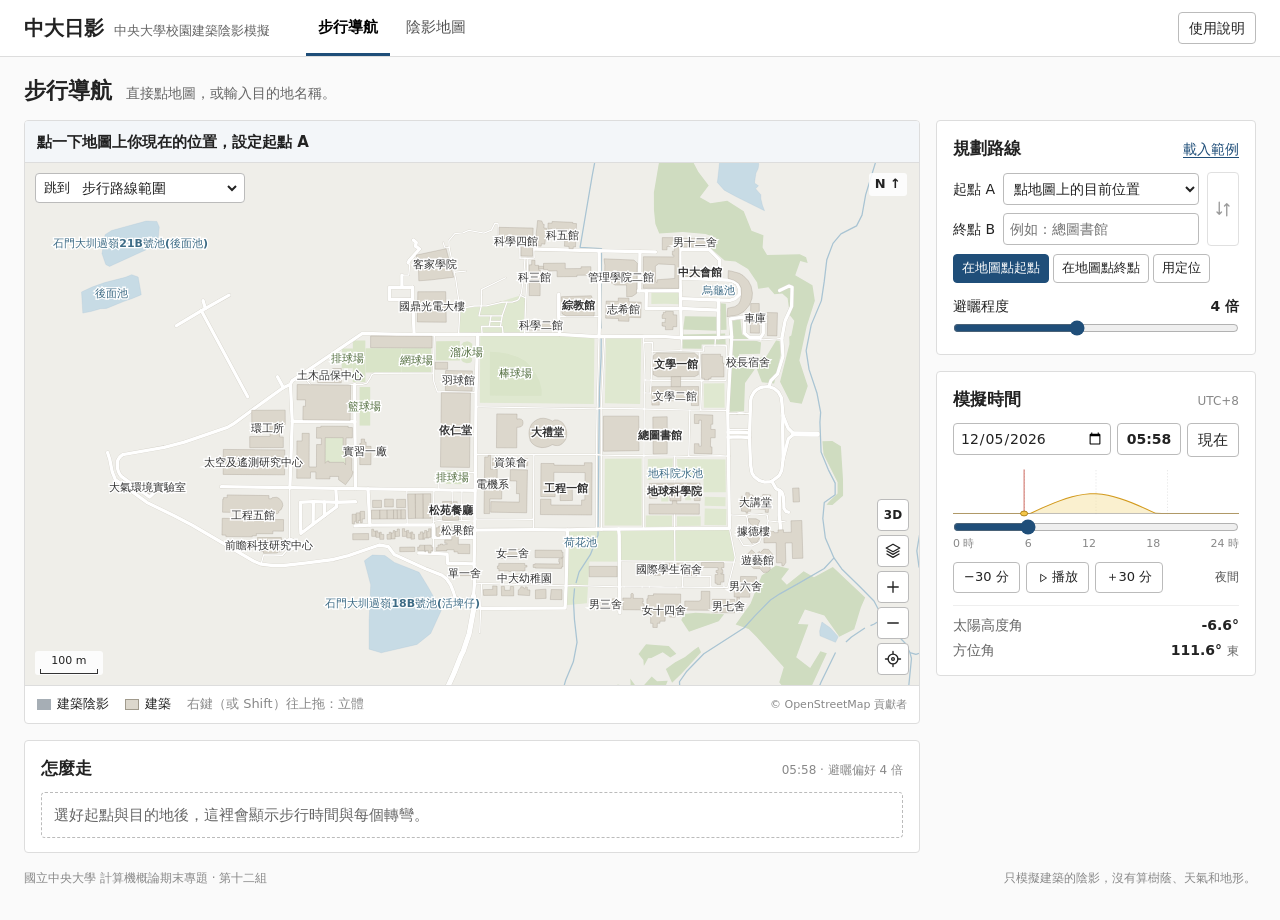
<file: index.html>
<!doctype html>
<html lang="zh-Hant" data-engine="wasm">
<head>
<meta charset="utf-8"><meta name="viewport" content="width=device-width, initial-scale=1">
<meta name="theme-color" content="#ffffff"><meta name="description" content="中央大學校園建築陰影模擬、單點遮蔭查詢與避曬步行路線比較。">
<title>中大日影｜中央大學校園陰影地圖</title>
<style>/* 中大日影：樣式盡量簡單，像一張校園地圖工具，而不是儀表板 */
:root{color-scheme:light;--ink:#222;--muted:#666;--line:#ddd;--bg:#fafafa;--white:#fff;--accent:#1f4e79;--sun:#f3d27a;--shade:#3f5569;--red:#c0392b;
  --sans:"Noto Sans TC","PingFang TC","Microsoft JhengHei","Heiti TC",system-ui,sans-serif}
*{box-sizing:border-box}
body{margin:0;background:var(--bg);color:var(--ink);font:15px/1.6 var(--sans)}
button,input,select{font:inherit;color:inherit}
button,select,input[type=range]{cursor:pointer}
button{border:1px solid #bbb;background:#fff;border-radius:4px;padding:4px 10px}
button:hover{background:#f1f1f1}
button:focus-visible,input:focus-visible,select:focus-visible,a:focus-visible,svg[tabindex]:focus-visible{outline:2px solid var(--accent);outline-offset:2px}
button:disabled{opacity:.45;cursor:default}
[hidden]{display:none!important}
h1,h2,h3,p{margin:0}
.symbols{position:absolute;width:0;height:0;overflow:hidden}
.ico{display:inline-block;width:18px;height:18px;fill:none;stroke:currentColor;stroke-width:1.8;stroke-linecap:round;stroke-linejoin:round;vertical-align:middle}
.sr{width:1px;height:1px;position:absolute;clip-path:inset(50%);white-space:nowrap;overflow:hidden}
.textbtn{border:0;background:none;padding:0;color:var(--accent);text-decoration:underline;text-underline-offset:3px;font-size:14px}
.textbtn:hover{background:none;color:#123553}

/* 頂部 */
.top{background:#fff;border-bottom:1px solid var(--line)}
.topinner,main{max-width:1440px;margin:auto}
.topinner{height:56px;display:flex;align-items:center;gap:36px;padding:0 24px}
.brand{display:flex;align-items:baseline;gap:10px}
.brand strong{font-size:20px;font-weight:700}
.brand span{font-size:13px;color:var(--muted)}
.top nav{align-self:stretch;display:flex;gap:4px}
.navbtn{border:0;border-radius:0;background:none;padding:0 12px;border-bottom:3px solid transparent;color:#555;font-size:15px}
.navbtn:hover{background:none;color:#000}
.navbtn.active{color:#000;font-weight:700;border-bottom-color:var(--accent)}
.helpbtn{margin-left:auto;font-size:14px}

/* 版面 */
main{padding:0 24px 16px}
.heading{display:flex;align-items:baseline;gap:14px;padding:16px 0 12px;flex-wrap:wrap}
h1{font-size:22px;font-weight:700}
.heading p{color:var(--muted);font-size:14px}
.workspace{display:grid;grid-template-columns:minmax(0,1fr) 320px;grid-template-areas:"map sidebar" "result sidebar";gap:16px;align-items:start}
.map-card{grid-area:map;background:#fff;border:1px solid var(--line);border-radius:4px;overflow:hidden}
.side{grid-area:sidebar;display:flex;flex-direction:column;gap:16px}
.panel,.resultcard{background:#fff;border:1px solid var(--line);border-radius:4px;padding:14px 16px}
.resultcard{grid-area:result}
.panelhead,.resulttitle{display:flex;align-items:baseline;justify-content:space-between;gap:10px;margin-bottom:10px}
.panel h2,.resulttitle h2{font-size:17px;font-weight:700}
.coordinate,.zone{font-size:12px;color:#888;font-variant-numeric:tabular-nums}

/* 地圖 */
#mapWrap{height:clamp(420px,58vh,660px);position:relative;overflow:hidden;background:#efeee9}
#map{display:block;width:100%;height:100%;touch-action:none;cursor:crosshair;user-select:none}
#map.dragging{cursor:grabbing}
.map-area,.maptools,.layerMenu,.scale,.mapnorth,.notice{position:absolute}
.map-area{top:10px;left:10px;display:flex;align-items:center;gap:6px;background:#fff;border:1px solid #bbb;border-radius:4px;padding:2px 4px 2px 8px;font-size:13px}
.map-area select{border:0;background:none;font-size:14px;padding:3px 2px;max-width:170px}
.mapnorth{right:12px;top:10px;font-size:13px;font-weight:700;background:#ffffffd9;padding:1px 6px;border-radius:3px;pointer-events:none}
.maptools{right:10px;bottom:10px;display:grid;gap:4px}
.maptools button{width:32px;height:32px;padding:0;display:grid;place-items:center}
.maptools button[aria-expanded=true]{background:#e8e8e8}
.iconbutton{width:32px;height:32px;padding:0;display:grid;place-items:center}
.layerMenu{right:50px;bottom:80px;background:#fff;padding:8px 12px;border:1px solid #bbb;border-radius:4px;font-size:14px;z-index:3}
.layerMenu label{display:flex;gap:6px;align-items:center;padding:2px 0}
.scale{left:10px;bottom:10px;display:grid;justify-items:center;background:#ffffffd9;border-radius:3px;padding:1px 5px}
.scale span{font-size:11px}
.scale b{height:5px;border:1px solid #333;border-top:0;min-width:20px}
.notice{z-index:4;bottom:12px;left:50%;transform:translateX(-50%);background:#333;color:#fff;font-size:13px;border-radius:4px;padding:6px 12px;pointer-events:none;max-width:70%;text-align:center}
.mapfoot{display:flex;align-items:center;justify-content:space-between;gap:10px;padding:8px 12px;font-size:13px;border-top:1px solid var(--line)}
.legend{display:flex;gap:16px;flex-wrap:wrap}
.legend>span{display:flex;align-items:center;gap:6px}
.sw{display:inline-block;width:14px;height:11px}
.sw.shade{background:#2c3e506b}
.sw.building{background:#dcd7cc;border:1px solid #a09a8c}
.sw.range{width:13px;height:13px;border-radius:50%;border:1.5px dashed #7a7a7a}
.sw.activePath{height:0;width:19px;border-top:4px solid #1f6fb2}
.mapfoot a{color:#888;font-size:11px;text-decoration:none;white-space:nowrap}
.mapfoot a:hover{text-decoration:underline}
.navBar{display:flex;align-items:center;gap:9px;min-height:42px;padding:8px 12px;background:#f3f6f9;border-bottom:1px solid var(--line)}
.navBar strong{font-size:15px}
.navBar button{margin-left:auto}
.mapActions{position:absolute;left:10px;bottom:40px;z-index:3;padding:8px 10px;background:#fff;border:1px solid #999;border-radius:4px}
.mapActions div{display:flex;justify-content:space-between;align-items:center;gap:12px;margin-bottom:6px}
.mapActions strong{font-size:14px}
.mapActions button{font-size:13px}
.mapActions #fromHere{background:var(--accent);border-color:var(--accent);color:#fff}
.mapActions #toHere{margin-left:4px}
.mapActions #closeActions{border:0;font-size:18px;line-height:1;padding:0 4px}

#map3d{position:absolute;inset:0;width:100%;height:100%;display:none;pointer-events:none}
.three #map3d{display:block}
.three .scale{display:none}
.maptools .btn3d{font-size:12px;font-weight:700}
.hint3d{color:#888}
@media(hover:none){.hint3d{display:none}}
.maptools .btn3d[aria-pressed=true]{background:var(--accent);border-color:var(--accent);color:#fff}
.mapnorth{transition:none}

/* 時間面板 */
.datetime{display:grid;grid-template-columns:1fr 64px auto;gap:6px}
.datetime input{min-width:0;height:32px;border:1px solid #bbb;border-radius:4px;padding:2px 6px;font-size:14px;font-variant-numeric:tabular-nums;background:#fff}
#clock{text-align:center;font-weight:700}
#sunChart{width:100%;height:52px;display:block;margin:10px 0 0}
.chartgrid{stroke:#ccc;stroke-width:.6;stroke-dasharray:2 3;fill:none}
.horizon{stroke:#999;stroke-width:.8;fill:none}
#dayline{fill:none;stroke:#d39b1f;stroke-width:1.6}
#cursorline{fill:none;stroke:var(--red);stroke-width:1}
#sunDot{fill:#f3c64a;stroke:#9a6b00;stroke-width:1}
input[type=range]{display:block;width:100%;margin:0;accent-color:var(--accent)}
.ticks{display:flex;justify-content:space-between;color:#888;font-size:11px}
.timeActions{display:flex;align-items:center;gap:6px;margin-top:10px}
.timeActions button{font-size:13px;display:flex;align-items:center;gap:3px}
.timeActions .ico{width:12px;height:12px}
.daybadge{margin-left:auto;font-size:12px;color:#7a5a00}
.daybadge.night{color:#555}
.sunfacts{margin:12px 0 0;border-top:1px solid #eee;padding-top:8px;display:grid;gap:2px}
.sunfacts div{display:flex;justify-content:space-between;gap:8px;font-size:14px}
.sunfacts dt{color:var(--muted)}
.sunfacts dd{margin:0;font-weight:600;font-variant-numeric:tabular-nums}
.sunfacts small{color:var(--muted);font-weight:400}
.teaser{font-size:14px;color:var(--muted);padding:0 2px}

/* 路線 */
.routeFields{display:grid;grid-template-columns:auto minmax(0,1fr) 32px;grid-template-rows:34px 34px;gap:6px 8px;align-items:center;margin-bottom:8px}
.routeFields label{font-size:14px;white-space:nowrap}
.routeFields select,.destSearch input{width:100%;min-width:0;height:32px;border:1px solid #bbb;border-radius:4px;background:#fff;font-size:14px;padding:2px 6px}
.routeFields label[for=end]{grid-column:1;grid-row:2}
.destSearch{grid-column:2;grid-row:2;min-width:0;position:relative}
.routeFields #swap{grid-column:3;grid-row:1 / 3;height:100%}
.placeOptions{position:absolute;left:0;top:calc(100% + 2px);z-index:6;width:max(100%,205px);max-height:220px;overflow:auto;border:1px solid #999;border-radius:4px;background:#fff}
.placeOptions button,.noMatches{width:100%;display:block;text-align:left;font-size:14px;padding:6px 8px;border:0;border-radius:0}
.placeOptions button:hover,.placeOptions button[aria-selected=true]{background:#e8eef4}
.noMatches{color:var(--muted)}
.pickrow{display:flex;flex-wrap:wrap;gap:4px}
.pickrow button{font-size:13px;padding:3px 8px}
.pickrow button.active{background:var(--accent);border-color:var(--accent);color:#fff}
.weightlabel{display:flex;justify-content:space-between;margin:12px 0 2px;font-size:14px}
.minor{font-size:13px;color:var(--muted);margin-top:4px}
#snapNote{font-size:12px}
.routeTools:not(:has(button:not([hidden]))){display:none}
#gpsMessage{border-left:3px solid #bbb;padding:2px 8px}
.compareGrid{display:grid;grid-template-columns:1fr 1fr;gap:10px}
.compareBox{display:block;text-align:left;background:#fff;border:1px solid #ccc;border-radius:4px;padding:10px 12px}
.compareBox[aria-pressed=true]{border:2px solid #1f6fb2;padding:9px 11px}
.compareHead{display:flex;align-items:center;gap:8px;font-weight:700}
.lineSample{width:22px;border-top:3px dashed #8a8a8a}
.compareBox[aria-pressed=true] .lineSample{border-top:4px solid #1f6fb2}
.compareBox strong{display:block;font-size:22px;margin:4px 0 0;font-variant-numeric:tabular-nums}
.compareBox small,.compareBox .walkDistance{display:block}
.compareBox small,.compareBox .cost{font-size:12px;color:var(--muted)}
.compareBox p{font-size:13px}
.walkDistance{font-size:14px}
.routePrompt{border:1px dashed #bbb;border-radius:4px;padding:10px 12px;color:var(--muted)}
#walkGuide{border-top:1px solid var(--line);margin-top:12px;padding-top:10px}
.walkHead{display:flex;justify-content:space-between;align-items:baseline;gap:8px;flex-wrap:wrap}
.walkHead h3{font-size:16px}
.walkHead span{font-size:12px;color:var(--muted)}
#walkList{padding-left:22px;margin:6px 0 0}
#walkList li{font-size:14px;padding:3px 0}

/* 單點／建築遮蔭結果 */
.pointTimes{display:grid;grid-template-columns:1fr 1fr;gap:8px}
.pointTimes:empty{display:none}
.pointBox{display:flex;align-items:center;justify-content:space-between;gap:8px;border:1px solid #ddd;border-radius:4px;padding:6px 10px;font-size:14px}
.pointBox.sun{background:#fdf6e3}
.pointBox.shaded{background:#eef1f4}
.pointBox.night{background:#f2f2f2}
.pointBox b{margin-left:4px;font-variant-numeric:tabular-nums}
.condition{display:flex;gap:4px;align-items:center;font-weight:700}
.condition .ico{width:16px;height:16px}
.resultNote{color:var(--muted);font-size:13px;margin-top:8px}
.resultNote:empty{display:none}
.dayChart{margin-top:10px}
.dayHead{display:flex;justify-content:space-between;font-size:12px;color:var(--muted);margin:0 80px 4px 52px}
.dayHead span:nth-child(2){color:var(--ink);font-weight:700;font-size:13px}
.dayRow{display:grid;grid-template-columns:44px 1fr 72px;align-items:center;gap:8px;margin-top:6px}
.dayLabel{font-size:14px;font-weight:700}
.dayStrip{width:100%;height:22px;display:block;cursor:pointer;border:1px solid #ccc}
.dayTotal{font-size:14px;font-variant-numeric:tabular-nums;text-align:right;white-space:nowrap}
.daySpans{font-size:12px;color:var(--muted);margin:2px 80px 0 52px}
.dayTicks{position:relative;height:16px;margin:2px 80px 0 52px;font-size:11px;color:#888}
.dayTicks span{position:absolute;transform:translateX(-50%)}

footer{display:flex;justify-content:space-between;gap:12px;margin:16px 0;color:#888;font-size:12px}
dialog{color:var(--ink);border:1px solid #999;border-radius:4px;background:#fff;padding:22px;max-width:min(560px,90vw);max-height:84vh}
dialog::backdrop{background:#0006}
dialog h2{font-size:20px;margin:0 36px 6px 0}
dialog section{border-top:1px solid var(--line);padding:10px 0 2px;margin-top:10px}
dialog h3{font-size:15px;margin-bottom:3px}
dialog p,dialog a{font-size:14px}
dialog a{color:var(--accent)}
dialog p+p{margin-top:6px}
#closeHelp{position:absolute;right:14px;top:14px}

@media(max-width:900px){.workspace{grid-template-columns:minmax(0,1fr) 280px}}
@media(max-width:720px){
  .topinner{height:auto;min-height:52px;padding:6px 12px;gap:12px;flex-wrap:wrap}
  .brand span{display:none}
  main{padding:0 10px 12px}
  .heading p{font-size:13px}
  .workspace{grid-template-columns:1fr;grid-template-areas:"map" "result" "sidebar";gap:10px}
  #mapWrap{height:48vh;min-height:300px}
  .route-on .workspace{display:flex;flex-direction:column;align-items:stretch}
  .route-on .side{display:contents}
  .route-on #routeSetup{order:0}.route-on .map-card{order:1}.route-on #routeResult{order:2}.route-on .solarcard{order:3}
  footer{flex-direction:column;gap:2px}
  .dayHead,.daySpans,.dayTicks{margin-left:52px;margin-right:0}
  .dayRow{grid-template-columns:44px 1fr}
  .dayTotal{grid-column:2;text-align:left;font-size:13px;margin-top:-4px}
}
@media(prefers-reduced-motion:reduce){*{scroll-behavior:auto!important}}
</style>
</head><body class="route-on">
<svg class="symbols" aria-hidden="true"><defs>
<symbol id="i-sun" viewBox="0 0 24 24"><circle cx="12" cy="12" r="4"/><path d="M12 2v3m0 14v3M2 12h3m14 0h3M4.9 4.9 7 7m10 10 2.1 2.1m0-14.2L17 7M7 17l-2.1 2.1"/></symbol>
<symbol id="i-shade" viewBox="0 0 24 24"><path d="M3 18h18M5 17l6-10 8 10M8 17l5-7m-1 7 3-4"/></symbol>
<symbol id="i-pin" viewBox="0 0 24 24"><path d="M19 10c0 5-7 11-7 11S5 15 5 10a7 7 0 0 1 14 0Z"/><circle cx="12" cy="10" r="2.4"/></symbol>
<symbol id="i-way" viewBox="0 0 24 24"><circle cx="5" cy="6" r="2"/><circle cx="19" cy="18" r="2"/><path d="M7 6h8a3.5 3.5 0 0 1 0 7H9a2.5 2.5 0 0 0 0 5h8"/></symbol>
<symbol id="i-help" viewBox="0 0 24 24"><circle cx="12" cy="12" r="9"/><path d="M9.5 9a2.5 2.5 0 1 1 4 2c-1 .6-1.5 1-1.5 2.5M12 17h.01"/></symbol>
<symbol id="i-layers" viewBox="0 0 24 24"><path d="m3 8 9-5 9 5-9 5zM4 12l8 4.5 8-4.5M4 16l8 4.5 8-4.5"/></symbol>
<symbol id="i-focus" viewBox="0 0 24 24"><circle cx="12" cy="12" r="6.5"/><circle cx="12" cy="12" r="1.8"/><path d="M12 2v3M22 12h-3M12 22v-3M2 12h3"/></symbol>
<symbol id="i-clock" viewBox="0 0 24 24"><circle cx="12" cy="12" r="8.5"/><path d="M12 6.5V12l3.5 2"/></symbol>
<symbol id="i-play" viewBox="0 0 24 24"><path d="m8 5 11 7-11 7z"/></symbol>
<symbol id="i-pause" viewBox="0 0 24 24"><path d="M8 5v14m8-14v14"/></symbol>
<symbol id="i-up" viewBox="0 0 24 24"><path d="M3 19h18M5 18 17 6M10 18a5 5 0 0 0-1.8-3.8"/><circle cx="18" cy="5" r="2"/></symbol>
<symbol id="i-compass" viewBox="0 0 24 24"><circle cx="12" cy="12" r="9"/><path d="m15.5 8.5-2 5-5 2 2-5z"/></symbol>
<symbol id="i-book" viewBox="0 0 24 24"><path d="M12 6v14M3 5c3.5-1 6-1 9 1 3-2 5.5-2 9-1v13c-3.5-1-6-1-9 1-3-2-5.5-2-9-1z"/></symbol>
<symbol id="i-moon" viewBox="0 0 24 24"><path d="M20 14.2A8.5 8.5 0 0 1 9.8 4a8.5 8.5 0 1 0 10.2 10.2Z"/></symbol>
<symbol id="i-building" viewBox="0 0 24 24"><path d="M3 21h18M6 21V7l8-3v17m0-11 4 1v10M9 10h2m-2 4h2m-2 4h2"/></symbol>
<symbol id="i-chevron" viewBox="0 0 24 24"><path d="m7 10 5 5 5-5"/></symbol>
<symbol id="i-plus" viewBox="0 0 24 24"><path d="M12 5v14M5 12h14"/></symbol>
<symbol id="i-minus" viewBox="0 0 24 24"><path d="M5 12h14"/></symbol>
<symbol id="i-cross" viewBox="0 0 24 24"><path d="m6 6 12 12m0-12L6 18"/></symbol>
<symbol id="i-swap" viewBox="0 0 24 24"><path d="M7 3v16m-3-3 3 3 3-3m7 5V5m-3 3 3-3 3 3"/></symbol>
</defs></svg>
<header class="top"><div class="topinner">
<div class="brand"><strong>中大日影</strong><span>中央大學校園建築陰影模擬</span></div>
<nav aria-label="地圖模式"><button class="navbtn active" id="navRoute" aria-pressed="true">步行導航</button><button class="navbtn" id="navPoint" aria-pressed="false">陰影地圖</button></nav>
<button class="helpbtn" id="help">使用說明</button>
</div></header>
<main>
<div class="heading"><h1>校園步行導航</h1><p id="headHint">直接點地圖，或輸入目的地名稱。</p></div>
<div class="workspace">
<section class="map-card" aria-label="互動式校園地圖">
<div id="navBar" class="navBar"><strong id="navInstruction" role="status">先點一下地圖上你現在的位置</strong><button id="viewSteps" hidden>看走法</button></div>
<div id="mapWrap"><svg id="map" tabindex="0" role="application" aria-label="校園互動地圖，可點選位置、用方向鍵平移、加減鍵縮放，Enter 選取畫面中心" preserveAspectRatio="xMidYMid meet">
<rect x="-9000" y="-9000" width="18000" height="18000" fill="#efeee9"/>
<g id="land"></g><g id="streets"></g><g id="shadowGroup" opacity=".42"><path id="shadow" transform="scale(.1)" fill="#2c3e50" fill-rule="nonzero"/></g><g id="footprints"></g><g id="studyCircle"></g><g id="routeLines"></g><g id="mapLabels" pointer-events="none"></g><g id="mapMarks" pointer-events="none"></g>
</svg>
<div class="map-area"><label for="area">跳到</label><select id="area" aria-label="選擇區域"></select></div>
<div class="mapnorth" id="north" aria-label="指北">N ↑</div><canvas id="map3d" aria-hidden="true"></canvas>
<div class="maptools"><button id="view3d" class="btn3d" title="切換立體檢視" aria-pressed="false">3D</button><button id="layersB" title="地圖圖層" aria-label="地圖圖層" aria-expanded="false"><svg class="ico"><use href="#i-layers"/></svg></button><button id="zoomIn" aria-label="放大地圖" title="放大"><svg class="ico"><use href="#i-plus"/></svg></button><button id="zoomOut" aria-label="縮小地圖" title="縮小"><svg class="ico"><use href="#i-minus"/></svg></button><button id="recenter" title="回到預設範圍" aria-label="回到預設範圍"><svg class="ico"><use href="#i-focus"/></svg></button></div>
<div class="layerMenu" id="layerMenu" hidden><label><input type="checkbox" id="showShade" checked>建築陰影</label><label><input type="checkbox" id="showArea" checked>100 公尺範圍圈</label><label><input type="checkbox" id="showLabels" checked>地名</label></div>
<div class="scale"><span id="scaleLabel">50 m</span><b id="scaleBar"></b></div><div class="notice" id="notice" role="status" hidden></div>
<div id="mapActions" class="mapActions" hidden><div><strong id="actionName">這個位置</strong><button id="closeActions" aria-label="關閉地點選項">×</button></div><button id="fromHere">從這裡出發</button><button id="toHere">走到這裡</button></div>
</div>
<div class="mapfoot"><div class="legend"><span id="navLegend" hidden><i class="sw activePath"></i>所選路線</span><span><i class="sw shade"></i>建築陰影</span><span><i class="sw building"></i>建築</span><span id="rangeLegend"><i class="sw range"></i>100 m 範圍</span><span class="hint3d">右鍵（或 Shift）往上拖：立體</span></div><a href="https://www.openstreetmap.org/copyright" target="_blank" rel="noopener">© OpenStreetMap 貢獻者</a></div>
</section>
<aside class="side">
<section id="routeSetup" class="panel"><div class="panelhead"><h2>規劃路線</h2><button id="demoRoute" class="textbtn">載入範例</button></div>
<div class="routeFields">
<label for="start">起點 A</label><select id="start" aria-label="起點 A"></select>
<label for="end">終點 B</label>
<div class="destSearch"><input type="search" id="end" role="combobox" aria-label="搜尋目的地" aria-controls="placeOptions" aria-autocomplete="list" aria-expanded="false" placeholder="例如：總圖書館" autocomplete="off"><div id="placeOptions" class="placeOptions" role="listbox" aria-label="校園地點" hidden></div></div>
<button id="swap" class="iconbutton" aria-label="對調起點與終點" title="對調起終點"><svg class="ico"><use href="#i-swap"/></svg></button></div>
<div class="pickrow"><button id="pickA">在地圖點起點</button><button id="pickB">在地圖點終點</button><button id="gps">用定位</button></div>
<p id="gpsMessage" class="minor" role="status" hidden></p>
<div class="prefRow"><label for="weight" class="weightlabel">避曬程度 <b id="alpha">4 倍</b></label><input type="range" id="weight" min="1" max="8" step="1" value="4"></div>
<div class="routeTools"><button id="clearRoute" class="textbtn" hidden>重新選兩點</button></div><p id="snapNote" class="minor"></p></section>

<section class="panel solarcard" aria-label="模擬時刻">
<div class="panelhead"><h2>模擬時間</h2><span class="zone">UTC+8</span></div>
<div class="datetime"><input id="date" aria-label="模擬日期" type="date" min="1900-01-01" max="2100-12-31"><input id="clock" type="text" inputmode="numeric" maxlength="5" aria-label="模擬時間，24 小時制，例如 15:00"><button id="now">現在</button></div>
<svg id="sunChart" viewBox="0 0 320 85" preserveAspectRatio="none" aria-label="當日太陽高度曲線" role="img"><path class="chartgrid" d="M80 5V77M160 5V77M240 5V77"/><path id="dayfill" fill="#f6e3a8" fill-opacity=".55"/><path id="dayline"/><path class="horizon" d="M0 76H320"/><path id="cursorline"/><circle id="sunDot" r="4"/></svg>
<label class="sr" for="minutes">拖曳調整模擬時間</label><input type="range" id="minutes" min="0" max="1439" step="1" value="900"><div class="ticks"><span>0 時</span><span>6</span><span>12</span><span>18</span><span>24 時</span></div>
<div class="timeActions"><button id="earlier">−30 分</button><button id="play" aria-pressed="false"></button><button id="later">＋30 分</button><span id="daybadge" class="daybadge">白天</span></div>
<dl class="sunfacts"><div><dt>太陽高度角</dt><dd id="altitude">—</dd></div><div><dt>方位角</dt><dd><span id="bearing">—</span> <small id="bearingName"></small></dd></div></dl>
</section>

<p id="routeTeaser" class="teaser" hidden>想比較最短路線和陰涼路線？<button id="tryRoute" class="textbtn">切到步行導航</button></p>
</aside>
<section id="pointResult" class="resultcard" hidden aria-live="polite"><div class="resulttitle"><h2 id="pointName">點位遮蔭查詢</h2><span id="coords" class="coordinate"></span></div><div id="pointTimes" class="pointTimes"></div><p id="heightNote" class="resultNote"></p><div id="dayChart" class="dayChart"></div></section>
<section id="routeResult" class="resultcard" aria-live="polite"><div class="resulttitle"><h2 id="resultHeading">怎麼走</h2><span id="routeTime" class="coordinate"></span></div><div id="comparisons"></div><p class="resultNote" id="routeSummary"></p><div id="walkGuide" hidden><div class="walkHead"><h3 id="walkTitle" tabindex="-1">最快路線走法</h3><span id="speedNote">步速以每分鐘 75 公尺估算</span></div><ol id="walkList"></ol></div></section>
</div>
<footer><span>國立中央大學 計算機概論期末專題 · 第十二組</span><span>只模擬建築的陰影，沒有算樹蔭、天氣和地形。</span></footer>
</main>
<dialog id="guide"><button id="closeHelp" aria-label="關閉說明" class="iconbutton"><svg class="ico"><use href="#i-cross"/></svg></button><h2>使用說明</h2><section><h3>從目前位置出發</h3><p>進入地圖，點一下你所在的位置，再點目的地或搜尋校內建築。地圖預設突出顯示最快路線，依步速每分鐘 75 公尺估算，文字走法會標出方向、轉彎與各段距離。若選「用裝置定位」，請在瀏覽器允許後再選目的地。定位功能適用於中央大學步行路網附近。</p></section><section><h3>看一棟建築一天中哪裡有陰影</h3><p>切到「陰影地圖」，點任何一棟建築，下方會列出它東、南、西、北四側（離外牆 2.5 公尺的走道）在當天哪些時段被建築陰影遮住、總共幾小時。點空地則顯示那個位置的全天遮蔭。點色條可以直接跳到那個時間看地圖。</p></section><section><h3>立體檢視</h3><p>按住滑鼠右鍵（或 Shift 加左鍵）往上拖，平面圖就會傾斜成立體；左右拖可以旋轉方向，往下拖回到正上方時會自動變回平面圖。左鍵拖曳一律是平移，滾輪縮放。手機或觸控板可以按地圖右下角的「3D」按鈕。牆面亮暗依當下太陽方向計算；陰影目前只算落在地面上的部分。</p></section><section><h3>讓時間往前走</h3><p>可以換日期、直接輸入 24 小時制時間、拖動時間軸，或按播放。每一步前進 10 分鐘；「現在」會切到臺灣當地時間。</p></section><section><h3>走最短，或少曬一點</h3><p>在「步行導航」直接在地圖上依序點選起點 A 和終點 B，也可以選地標或混用兩種方式。點在道路旁時，虛線會連到最近的可步行路面，路線距離從路面計算。單點查詢限於示範圈，路線比較使用校園戶外路網。避曬偏好為 1 時，兩條路線相同；設為 4 時，日照下走 1 公尺的成本相當於在陰影下走 4 公尺。</p></section><section><h3>模型與資料</h3><p id="dataNote"></p><p>建築採平屋頂、垂直外牆與平坦地面。路線依出發時刻固定陰影估計，每 2 公尺以內取樣一次。日出、日落附近尤其容易受區域外建築影響。夜間沒有太陽直射，兩種路線皆依距離計算。</p><a href="https://www.openstreetmap.org/copyright" target="_blank" rel="noopener">OpenStreetMap 資料與授權</a> · <a href="https://gml.noaa.gov/grad/solcalc/calcdetails.html" target="_blank" rel="noopener">太陽位置計算依據</a></section></dialog>
<noscript>互動地圖需要瀏覽器啟用 JavaScript。</noscript>
<script type="application/json" id="campusData">{"buildings":[{"osm":"relation/6576312","part":0,"name":"工程三館(機械館)","kind":"university","area":5626,"height":17.5,"source":"ncu_report","levels":5,"rings":[[[-717.07,20.38],[-717.16,1.61],[-708.71,1.57],[-708.78,-9.39],[-717.06,-9.34],[-717.26,-48.21],[-729.98,-48.15],[-729.69,10.03],[-742.02,10.1],[-742.09,-3.12],[-751.05,-3.07],[-751.38,-67.56],[-727.62,-67.68],[-727.57,-56.89],[-718.22,-56.93],[-718.28,-68.75],[-693.94,-68.89],[-693.92,-64.49],[-678.89,-64.56],[-678.92,-70.18],[-666.99,-78.97],[-656.07,-64.33],[-653.94,-56.85],[-656.07,-53.79],[-655.91,-16.44],[-666.01,-16.4],[-665.93,2.11],[-655.04,2.07],[-654.97,20.08],[-662.24,20.11],[-662.23,22.23],[-709.72,22.45],[-709.73,20.35]],[[-702.03,2.59],[-671.03,2.47],[-671.14,-23.42],[-666.74,-23.43],[-666.83,-44.2],[-669.81,-40.13],[-695.56,-40.13],[-695.56,-37.98],[-698.84,-37.98],[-702.22,-41.85]]]},{"osm":"relation/8244873","part":0,"name":"曦望居","kind":"dormitory","area":3153,"height":17.5,"source":"ncu_report","levels":5,"rings":[[[-151.3,315.78],[-151.57,261.21],[-90.12,260.91],[-89.68,348.77],[-118.56,348.92],[-118.66,327.77],[-110.34,327.73],[-110.32,333.35],[-97.82,333.29],[-97.86,325.41],[-101.11,325.42],[-101.14,318.43],[-98.59,318.41],[-98.6,315.52]],[[-130.18,272.84],[-130.57,299.48],[-125.16,303.24],[-96.73,301.9],[-97.0,278.24],[-127.42,275.88],[-127.57,271.08]]]},{"osm":"way/202690673","part":0,"name":"男三舍","kind":"dormitory","area":598,"height":10.5,"source":"ncu_report","levels":3,"rings":[[[-236.0,-276.41],[-235.84,-294.6],[-196.56,-295.07],[-196.57,-276.39],[-204.82,-276.32],[-204.8,-281.75],[-228.15,-282.05],[-228.26,-276.09]]]},{"osm":"way/202690841","part":0,"name":"國鼎光電大樓","kind":"yes","area":2585,"height":17.5,"source":"ncu_report","levels":5,"rings":[[[-541.78,255.17],[-542.47,202.89],[-492.51,202.43],[-493.45,255.33]]]},{"osm":"way/202691135","part":0,"name":"科學四館","kind":"university","area":1727,"height":35.0,"source":"ncu_report","levels":10,"rings":[[[-401.25,366.69],[-401.68,347.53],[-362.51,346.66],[-363.18,316.97],[-343.21,316.53],[-342.11,365.37]]]},{"osm":"way/202691136","part":0,"name":"科學二館(理學院大樓)","kind":"university","area":896,"height":28.0,"source":"ncu_report","levels":8,"rings":[[[-355.56,205.16],[-356.09,189.03],[-300.87,188.5],[-301.42,205.16]]]},{"osm":"way/202691227","part":0,"name":"文學二館","kind":"university","area":2179,"height":14.0,"source":"ncu_report","levels":4,"rings":[[[-136.61,90.8],[-136.54,58.89],[-123.84,58.91],[-123.85,66.37],[-68.1,66.49],[-68.09,58.08],[-55.6,58.11],[-55.68,90.98],[-86.96,90.91],[-103.29,90.88]]]},{"osm":"way/202691228","part":0,"name":"文學一館","kind":"university","area":3140,"height":10.5,"source":"ncu_report","levels":3,"rings":[[[-134.14,144.4],[-134.14,111.6],[-126.56,107.83],[-103.13,108.03],[-86.81,108.16],[-62.13,108.37],[-56.18,111.6],[-56.73,143.86],[-63.22,149.24],[-128.18,149.24]]]},{"osm":"way/202805154","part":0,"name":"羽球館","kind":"university","area":1598,"height":12.0,"source":"default","levels":null,"rings":[[[-493.65,118.68],[-494.09,84.16],[-447.81,83.59],[-447.37,118.1]]]},{"osm":"way/202805379","part":0,"name":"iHouse享想空間","kind":"university","area":873,"height":10.5,"source":"ncu_report","levels":3,"rings":[[[-245.11,-220.19],[-245.12,-238.21],[-196.67,-238.21],[-196.66,-220.19]]]},{"osm":"way/202805783","part":0,"name":"男九舍","kind":"dormitory","area":1672,"height":17.5,"source":"ncu_report","levels":5,"rings":[[[-6.63,211.99],[12.2,214.86],[22.91,221.03],[32.53,232.42],[36.7,243.59],[37.5,252.79],[35.23,264.71],[30.42,274.0],[21.38,283.19],[14.95,287.02],[1.76,290.64],[-4.21,291.73],[-4.75,278.28],[5.54,275.05],[13.93,269.41],[17.72,262.15],[18.53,250.59],[16.9,240.38],[13.65,233.92],[7.17,229.35],[-5.29,226.67]]]},{"osm":"way/202805788","part":0,"name":"女十四舍","kind":"dormitory","area":2417,"height":42.0,"source":"ncu_report","levels":12,"rings":[[[-145.16,-276.3],[-145.41,-301.33],[-138.58,-301.39],[-138.76,-318.85],[-134.89,-318.88],[-134.97,-325.97],[-127.25,-326.06],[-127.17,-318.66],[-122.59,-318.71],[-122.56,-315.03],[-113.66,-315.12],[-113.51,-300.3],[-105.72,-300.39],[-105.8,-308.08],[-96.18,-308.18],[-96.1,-300.61],[-87.05,-300.69],[-86.72,-268.24],[-133.81,-267.77],[-133.85,-270.65],[-143.33,-270.56],[-143.39,-276.32]]]},{"osm":"way/202805967","part":0,"name":"中大會館","kind":"hotel","area":854,"height":17.5,"source":"ncu_report","levels":5,"rings":[[[-83.69,295.76],[-83.88,281.46],[-24.14,280.64],[-23.94,294.95],[-52.75,295.33]]]},{"osm":"way/202805968","part":0,"name":"鴻經館","kind":"university","area":1235,"height":24.5,"source":"ncu_report","levels":7,"rings":[[[-242.21,298.53],[-259.19,298.36],[-259.16,295.35],[-286.49,295.09],[-286.58,304.68],[-324.2,304.31],[-324.16,299.27],[-324.15,294.7],[-324.1,293.71],[-316.99,293.77],[-316.96,291.24],[-300.78,291.41],[-300.68,281.09],[-289.77,281.2],[-277.98,281.32],[-266.23,281.43],[-266.25,283.68],[-242.06,283.91]]]},{"osm":"way/202805970","part":0,"name":"管理學院二館","kind":"university","area":2654,"height":31.5,"source":"ncu_report","levels":9,"rings":[[[-219.39,312.16],[-218.04,300.87],[-218.31,286.62],[-214.26,279.35],[-209.11,271.84],[-200.18,266.73],[-180.42,266.73],[-180.15,246.29],[-170.67,247.1],[-163.36,251.93],[-161.74,304.63],[-167.69,310.01]]]},{"osm":"way/202806028","part":0,"name":"綜教館(語言中心)","kind":"university","area":1881,"height":17.5,"source":"ncu_report","levels":5,"rings":[[[-293.29,246.56],[-292.21,217.26],[-284.9,213.22],[-236.72,213.22],[-235.64,231.77],[-241.32,248.17]]]},{"osm":"way/202806291","part":0,"name":"體育器材室","kind":"yes","area":259,"height":7.0,"source":"ncu_report","levels":2,"rings":[[[-511.78,133.14],[-511.83,121.18],[-490.18,121.09],[-490.13,133.05]]]},{"osm":"way/202806571","part":0,"name":"第二行政中心","kind":"university","area":3701,"height":7.0,"source":"ncu_report","levels":2,"rings":[[[-220.48,39.81],[-220.48,-20.96],[-158.76,-19.88],[-159.31,39.81]]]},{"osm":"way/202806573","part":0,"name":"總圖書館","kind":"university","area":1577,"height":28.0,"source":"ncu_report","levels":8,"rings":[[[-134.95,38.19],[-134.4,-25.8],[-110.04,-25.27],[-110.04,38.72]]]},{"osm":"way/217833430","part":0,"name":"太空及遙測研究中心","kind":"university","area":4599,"height":10.5,"source":"ncu_report","levels":3,"rings":[[[-878.44,-17.84],[-878.74,-61.05],[-772.35,-61.79],[-772.05,-18.55]]]},{"osm":"way/217833431","part":0,"name":"志希館","kind":"university","area":1929,"height":38.5,"source":"ncu_report","levels":11,"rings":[[[-215.75,239.02],[-216.68,209.48],[-194.38,208.8],[-194.52,204.5],[-176.28,203.93],[-176.06,210.85],[-155.93,210.23],[-155.09,237.04],[-176.39,237.7],[-176.2,243.84],[-194.71,244.4],[-194.89,238.38]]]},{"osm":"way/264560214","part":0,"name":"男13舍","kind":"dormitory","area":2690,"height":17.5,"source":"ncu_report","levels":5,"rings":[[[57.19,-164.95],[57.44,-179.59],[78.54,-179.24],[79.15,-214.18],[88.37,-214.03],[88.46,-219.3],[91.66,-219.25],[95.38,-213.4],[94.4,-179.79],[106.05,-179.45],[106.85,-206.62],[124.84,-206.1],[122.92,-140.82],[104.15,-141.36],[104.73,-161.1],[91.32,-161.49],[91.18,-156.9],[86.55,-157.05],[81.74,-157.19],[81.88,-161.81],[75.39,-162.01],[74.72,-159.92],[61.62,-160.16],[61.71,-164.88]]]},{"osm":"way/268560615","part":0,"name":"地球科學院","kind":"university","area":1708,"height":10.5,"source":"ncu_report","levels":3,"rings":[[[-140.63,-102.49],[-127.54,-102.41],[-127.63,-86.87],[-105.5,-86.73],[-105.38,-106.97],[-101.15,-106.95],[-93.4,-106.93],[-86.33,-106.88],[-86.47,-86.07],[-63.32,-85.94],[-63.2,-106.5],[-52.9,-106.44],[-53.08,-76.07],[-96.82,-75.93],[-140.78,-76.58]]]},{"osm":"way/268560616","part":0,"name":"地球科學院","kind":"university","area":1569,"height":10.5,"source":"ncu_report","levels":3,"rings":[[[-141.42,-112.42],[-141.48,-129.6],[-97.12,-129.76],[-54.46,-129.9],[-54.4,-111.97],[-93.41,-111.82],[-93.4,-106.93],[-101.15,-106.95],[-101.17,-112.56]]]},{"osm":"way/268561417","part":0,"name":"男十一舍","kind":"dormitory","area":942,"height":17.5,"source":"ncu_report","levels":5,"rings":[[[-51.08,-263.3],[-51.18,-277.6],[-54.82,-280.38],[-79.6,-280.24],[-79.7,-295.98],[-36.41,-296.26],[-36.2,-263.4]]]},{"osm":"way/268561418","part":0,"name":"志道樓","kind":"university","area":755,"height":7.0,"source":"ncu_report","levels":2,"rings":[[[-151.88,-275.71],[-168.71,-275.52],[-168.67,-268.75],[-169.45,-267.19],[-170.85,-266.99],[-172.01,-267.25],[-172.87,-268.56],[-172.88,-275.29],[-186.85,-275.01],[-186.62,-295.23],[-152.94,-295.61],[-152.62,-298.47],[-149.78,-298.36],[-150.44,-284.92],[-153.02,-284.72],[-153.22,-281.34],[-151.36,-281.46]]]},{"osm":"way/268561421","part":0,"name":"客家學院","kind":"university","area":2677,"height":24.5,"source":"ncu_report","levels":7,"rings":[[[-479.75,280.27],[-492.8,329.69],[-517.25,324.41],[-544.42,318.56],[-540.69,301.27],[-540.06,274.09],[-521.41,275.33]]]},{"osm":"way/268561422","part":0,"name":"環工所","kind":"university","area":2860,"height":14.0,"source":"ncu_report","levels":4,"rings":[[[-829.3,49.87],[-829.16,26.16],[-797.71,26.35],[-797.58,4.69],[-832.81,4.48],[-832.69,-14.84],[-774.57,-14.5],[-774.68,3.87],[-780.93,3.84],[-781.06,25.48],[-771.25,25.54],[-771.4,50.22]]]},{"osm":"way/268561932","part":0,"name":"土木品保中心","kind":"university","area":766,"height":3.5,"source":"ncu_report","levels":1,"rings":[[[-714.98,113.04],[-715.09,97.94],[-674.3,97.65],[-674.12,122.25],[-689.9,122.37],[-689.97,112.85]]]},{"osm":"way/268561934","part":0,"name":"大型力學實驗室","kind":"university","area":5221,"height":7.0,"source":"ncu_report","levels":2,"rings":[[[-750.63,94.53],[-750.97,68.1],[-736.13,67.91],[-736.28,56.98],[-740.43,57.02],[-740.74,33.56],[-658.82,32.53],[-658.03,93.36]]]},{"osm":"way/268561936","part":0,"name":"松苑餐廳","kind":"university","area":668,"height":7.0,"source":"ncu_report","levels":2,"rings":[[[-498.92,-107.84],[-498.92,-140.34],[-470.92,-140.34],[-470.92,-127.97],[-482.93,-127.97],[-482.93,-107.84]]]},{"osm":"way/268561940","part":0,"name":"工程五館","kind":"university","area":6004,"height":17.5,"source":"ncu_report","levels":5,"rings":[[[-879.46,-103.98],[-879.82,-126.46],[-802.65,-127.7],[-802.83,-138.88],[-818.93,-138.63],[-818.84,-133.55],[-828.07,-133.42],[-828.14,-137.78],[-880.38,-137.03],[-880.81,-166.07],[-874.02,-166.16],[-874.05,-168.67],[-828.33,-169.13],[-828.31,-167.21],[-821.21,-167.25],[-821.2,-163.66],[-792.7,-163.76],[-792.69,-159.22],[-774.23,-159.25],[-774.19,-139.26],[-792.13,-139.22],[-792.11,-128.9],[-784.85,-128.92],[-782.32,-127.08],[-782.62,-124.8],[-778.05,-121.59],[-775.47,-115.16],[-776.04,-110.84],[-777.55,-107.39],[-782.69,-101.92],[-786.62,-100.6],[-794.03,-101.37],[-795.26,-103.22],[-799.48,-103.15],[-799.39,-97.7],[-871.8,-96.51],[-871.87,-101.27],[-878.06,-101.18],[-878.1,-104.01]]]},{"osm":"way/268561943","part":0,"name":"前瞻科技研究中心","kind":"university","area":1031,"height":12.0,"source":"default","levels":null,"rings":[[[-819.58,-170.34],[-819.58,-179.4],[-817.17,-179.38],[-817.17,-182.78],[-815.89,-183.44],[-815.66,-194.63],[-808.93,-194.5],[-808.87,-197.64],[-785.0,-197.14],[-784.49,-195.31],[-777.88,-195.31],[-777.88,-170.33]]]},{"osm":"way/268824430","part":0,"name":"男七舍","kind":"dormitory","area":1101,"height":10.5,"source":"ncu_report","levels":3,"rings":[[[-31.98,-277.2],[-32.12,-300.42],[6.95,-300.66],[6.98,-296.23],[22.66,-296.32],[22.74,-283.87],[14.93,-283.81],[10.47,-283.81],[6.75,-283.78],[6.78,-277.44]]]},{"osm":"way/268824431","part":0,"name":"","kind":"dormitory","area":47,"height":3.5,"source":"default_small","levels":null,"rings":[[[10.45,-273.37],[10.47,-283.81],[14.93,-283.81],[14.92,-273.37]]],"label":"男七舍旁建築"},{"osm":"way/268824432","part":0,"name":"男六舍","kind":"dormitory","area":876,"height":10.5,"source":"ncu_report","levels":3,"rings":[[[5.98,-263.59],[5.87,-273.31],[32.9,-273.6],[33.1,-255.46],[29.55,-255.43],[29.52,-257.88],[20.7,-257.79],[20.75,-253.08],[44.51,-253.34],[44.68,-238.01],[16.88,-237.7],[16.72,-253.23],[13.28,-253.19],[13.23,-258.47],[10.73,-258.44]]]},{"osm":"way/268824433","part":0,"name":"遊藝館","kind":"university","area":1315,"height":14.0,"source":"ncu_report","levels":4,"rings":[[[21.53,-206.97],[39.93,-224.16],[50.6,-224.16],[56.34,-230.68],[63.93,-230.27],[68.24,-225.79],[68.04,-217.84],[70.5,-216.01],[69.88,-211.12],[68.44,-208.87],[71.73,-205.41],[71.73,-198.69],[65.36,-190.95],[56.96,-190.33],[51.22,-196.4],[48.97,-194.3],[44.26,-199.27],[36.07,-191.61]]]},{"osm":"way/268824890","part":0,"name":"大講堂","kind":"university","area":1353,"height":10.5,"source":"ncu_report","levels":3,"rings":[[[19.02,-98.59],[18.71,-103.95],[16.35,-103.81],[15.48,-118.86],[18.76,-119.04],[18.44,-124.65],[26.43,-125.1],[26.25,-128.12],[29.23,-128.29],[29.44,-124.73],[34.3,-125.0],[34.58,-120.2],[59.92,-121.63],[59.65,-126.52],[64.93,-126.82],[65.32,-119.91],[69.63,-120.14],[70.63,-102.26],[68.72,-102.16],[69.04,-96.49],[55.44,-95.75],[55.22,-99.78],[38.31,-98.85],[38.43,-96.71],[31.87,-96.34],[32.07,-92.88],[26.07,-92.55],[25.7,-98.97]]]},{"osm":"way/268824891","part":0,"name":"高壓變電站","kind":"university","area":266,"height":12.0,"source":"default","levels":null,"rings":[[[107.92,-108.92],[118.96,-108.53],[118.09,-84.49],[107.05,-84.89]]]},{"osm":"way/268824892","part":0,"name":"男十二舍","kind":"dormitory","area":734,"height":17.5,"source":"ncu_report","levels":5,"rings":[[[-86.71,347.74],[-86.82,332.94],[-40.75,332.57],[-40.72,336.47],[-36.01,336.43],[-35.93,347.35]]]},{"osm":"way/268840856","part":0,"name":"國際學生宿舍","kind":"dormitory","area":1442,"height":10.5,"source":"ncu_report","levels":3,"rings":[[[-154.12,-220.78],[-154.21,-230.41],[-148.49,-230.47],[-148.54,-235.6],[-118.6,-235.85],[-118.56,-231.12],[-83.07,-231.43],[-83.11,-236.57],[-59.37,-236.77],[-59.26,-222.14],[-82.87,-222.11],[-82.81,-215.41],[-123.5,-215.06],[-123.55,-221.05]]]},{"osm":"way/268840857","part":0,"name":"男五舍","kind":"dormitory","area":680,"height":10.5,"source":"ncu_report","levels":3,"rings":[[[-50.84,-222.28],[-22.01,-222.34],[-22.02,-227.26],[-25.47,-227.26],[-25.48,-230.89],[-22.7,-230.9],[-22.71,-234.46],[-27.24,-234.45],[-27.27,-249.37],[-24.05,-249.38],[-24.05,-251.62],[-17.45,-251.63],[-17.44,-247.37],[-11.93,-247.38],[-11.9,-233.59],[-17.17,-233.58],[-17.17,-232.09],[-13.49,-232.09],[-13.48,-226.06],[-15.96,-226.06],[-15.95,-222.45],[-11.76,-222.46],[-11.74,-213.62],[-50.82,-213.52]]]},{"osm":"way/268840858","part":0,"name":"據德樓","kind":"university","area":729,"height":7.0,"source":"ncu_report","levels":2,"rings":[[[30.6,-140.85],[34.11,-147.17],[33.84,-155.23],[26.26,-166.66],[36.81,-180.64],[38.58,-178.63],[45.34,-178.76],[52.39,-167.2],[48.59,-164.38],[52.79,-158.86],[46.69,-148.79],[50.22,-141.39],[43.72,-137.9],[30.73,-137.62]]]},{"osm":"way/268841451","part":0,"name":"工程一館","kind":"university","area":4599,"height":10.5,"source":"ncu_report","levels":3,"rings":[[[-329.01,-99.33],[-304.11,-99.52],[-304.05,-92.68],[-306.47,-92.66],[-306.19,-57.51],[-252.28,-57.93],[-252.65,-105.33],[-258.24,-105.29],[-258.32,-114.36],[-311.26,-113.95],[-311.18,-104.06],[-329.3,-103.93],[-329.5,-130.6],[-240.75,-131.28],[-240.04,-40.92],[-253.44,-40.82],[-253.48,-45.36],[-305.93,-44.95],[-305.9,-42.22],[-328.55,-42.04]]]},{"osm":"way/268841452","part":0,"name":"","kind":"university","area":516,"height":12.0,"source":"default","levels":null,"rings":[[[-295.79,-82.24],[-295.41,-106.45],[-274.1,-106.12],[-274.48,-81.91]]],"label":"工程一館旁建築"},{"osm":"way/268841453","part":0,"name":"通訊系","kind":"university","area":2309,"height":12.0,"source":"default","levels":null,"rings":[[[-415.33,-108.15],[-415.65,-126.38],[-353.31,-127.47],[-351.99,-53.25],[-381.58,-52.73],[-381.94,-72.26],[-370.72,-72.46],[-371.1,-94.34],[-365.86,-94.44],[-366.12,-109.01]]]},{"osm":"way/268841454","part":0,"name":"電機系","kind":"university","area":1811,"height":10.5,"source":"ncu_report","levels":3,"rings":[[[-417.52,-128.93],[-417.18,-103.5],[-396.63,-103.76],[-396.31,-79.56],[-404.59,-79.46],[-404.23,-52.04],[-415.96,-51.88],[-415.64,-28.04],[-419.92,-27.99],[-419.96,-30.92],[-425.94,-30.84],[-427.25,-128.8]]]},{"osm":"way/268841455","part":0,"name":"資策會","kind":"university","area":826,"height":12.0,"source":"default","levels":null,"rings":[[[-412.25,-32.95],[-412.54,-48.54],[-387.38,-49.0],[-387.32,-45.56],[-351.66,-46.2],[-351.44,-34.05]]]},{"osm":"way/268841456","part":0,"name":"依仁堂","kind":"university","area":6490,"height":10.5,"source":"ncu_report","levels":3,"rings":[[[-452.21,-49.0],[-450.68,79.9],[-501.02,80.49],[-502.56,-48.41]]]},{"osm":"way/268843079","part":0,"name":"女二舍","kind":"dormitory","area":766,"height":10.5,"source":"ncu_report","levels":3,"rings":[[[-401.19,-191.17],[-401.11,-196.21],[-403.93,-196.26],[-403.81,-204.04],[-400.38,-203.99],[-400.33,-206.62],[-353.84,-205.92],[-353.9,-202.31],[-351.79,-202.27],[-351.92,-194.36],[-353.87,-193.83],[-353.92,-190.47]]]},{"osm":"way/268843080","part":0,"name":"女四舍","kind":"dormitory","area":609,"height":17.5,"source":"ncu_report","levels":5,"rings":[[[-401.61,-215.07],[-401.62,-219.48],[-403.95,-219.47],[-403.97,-224.17],[-401.48,-224.17],[-401.49,-228.08],[-384.33,-228.15],[-384.34,-228.91],[-380.62,-228.92],[-380.61,-228.01],[-356.19,-228.07],[-356.17,-221.48],[-352.73,-221.47],[-352.74,-218.56],[-356.66,-218.55],[-356.65,-215.25]]]},{"osm":"way/268843081","part":0,"name":"女三舍","kind":"dormitory","area":445,"height":10.5,"source":"ncu_report","levels":3,"rings":[[[-339.24,-215.73],[-339.26,-217.12],[-342.16,-217.1],[-342.21,-222.02],[-338.28,-222.05],[-338.29,-223.23],[-293.06,-223.71],[-293.03,-221.26],[-290.68,-221.29],[-290.46,-205.35],[-290.47,-202.05],[-292.87,-202.03],[-292.92,-207.06],[-297.59,-207.01],[-297.66,-212.89],[-296.42,-212.91],[-296.45,-216.17]]]},{"osm":"way/268843082","part":0,"name":"女一舍","kind":"dormitory","area":618,"height":10.5,"source":"ncu_report","levels":3,"rings":[[[-290.46,-205.35],[-290.4,-195.63],[-292.74,-195.62],[-292.72,-192.38],[-338.69,-192.1],[-338.77,-205.05]]]},{"osm":"way/268845976","part":0,"name":"人文社會科學大樓","kind":"university","area":1524,"height":17.5,"source":"ncu_report","levels":5,"rings":[[[-50.38,146.93],[-50.33,105.29],[-45.88,105.29],[-45.87,102.3],[-38.06,102.31],[-38.06,105.13],[-34.13,105.14],[-34.13,107.7],[-11.83,107.72],[-11.86,131.67],[-14.3,131.67],[-14.31,143.22],[-17.7,143.2],[-17.7,146.96]]]},{"osm":"way/268845987","part":0,"name":"","kind":"university","area":281,"height":7.0,"source":"default_small","levels":null,"rings":[[[-103.13,108.03],[-103.29,90.88],[-86.96,90.91],[-86.81,108.16]]],"label":"文學一館旁建築"},{"osm":"way/268846328","part":0,"name":"科五館(S5)","kind":"university","area":1205,"height":24.5,"source":"ncu_report","levels":7,"rings":[[[-316.29,374.16],[-316.73,364.15],[-288.51,362.94],[-288.82,355.85],[-287.02,355.77],[-287.97,333.94],[-280.06,333.6],[-280.21,329.96],[-272.75,329.64],[-272.61,332.85],[-268.8,332.7],[-267.03,373.12],[-273.53,373.41],[-273.45,375.29],[-309.25,376.84],[-309.37,373.86]]]},{"osm":"way/268846329","part":0,"name":"理學院教學館(普化實驗大樓)","kind":"university","area":622,"height":7.0,"source":"ncu_report","levels":2,"rings":[[[-334.41,378.49],[-338.48,340.17],[-335.89,339.24],[-336.34,334.83],[-328.19,334.01],[-327.77,338.16],[-321.79,337.56],[-318.99,365.05],[-323.54,365.5],[-322.91,371.58],[-324.82,371.77],[-327.17,377.74]]]},{"osm":"way/268846332","part":0,"name":"科三館","kind":"university","area":973,"height":14.0,"source":"ncu_report","levels":4,"rings":[[[-348.73,301.7],[-348.84,286.51],[-343.89,286.48],[-344.04,275.96],[-348.84,275.99],[-348.98,248.48],[-330.06,248.38],[-329.81,292.66],[-332.65,292.68],[-332.64,294.68],[-332.65,299.26],[-332.59,300.88],[-338.99,300.93],[-338.94,309.65],[-344.61,309.7],[-344.66,301.68]]]},{"osm":"way/268846333","part":0,"name":"","kind":"university","area":39,"height":3.5,"source":"default_small","levels":null,"rings":[[[-332.65,299.26],[-332.64,294.68],[-324.15,294.7],[-324.16,299.27]]],"label":"科三館旁建築"},{"osm":"way/268851049","part":0,"name":"國鼎圖書資料館","kind":"university","area":641,"height":24.5,"source":"ncu_report","levels":7,"rings":[[[-112.98,221.17],[-112.87,219.43],[-116.67,219.54],[-116.87,215.66],[-118.72,215.36],[-118.93,209.05],[-112.67,208.84],[-113.59,205.89],[-113.9,203.54],[-113.49,202.02],[-118.93,202.12],[-118.93,196.0],[-116.92,196.06],[-116.92,195.34],[-113.24,195.4],[-113.18,189.38],[-100.06,189.59],[-100.0,194.73],[-93.59,194.63],[-93.54,203.8],[-93.59,215.11],[-99.54,215.21],[-99.54,220.97]]]},{"osm":"way/268851920","part":0,"name":"實習一廠","kind":"university","area":721,"height":10.5,"source":"ncu_report","levels":3,"rings":[[[-642.13,-7.54],[-642.28,-44.14],[-622.86,-44.22],[-622.73,-12.51],[-631.3,-12.47],[-631.27,-5.21],[-633.91,-5.2],[-633.89,0.21],[-639.77,0.23],[-639.8,-7.55]]]},{"osm":"way/268851921","part":0,"name":"","kind":"yes","area":587,"height":12.0,"source":"default","levels":null,"rings":[[[-533.13,-94.74],[-532.67,-137.08],[-518.82,-136.93],[-519.27,-94.58]]],"label":"松苑餐廳旁建築"},{"osm":"way/268851922","part":0,"name":"","kind":"yes","area":558,"height":12.0,"source":"default","levels":null,"rings":[[[-546.43,-94.83],[-545.76,-137.05],[-532.67,-137.08],[-533.13,-94.74]]],"label":"單四舍旁建築 1"},{"osm":"way/268851923","part":0,"name":"","kind":"yes","area":544,"height":12.0,"source":"default","levels":null,"rings":[[[-545.76,-137.05],[-546.43,-94.83],[-559.43,-94.83],[-558.34,-137.58]]],"label":"單四舍旁建築 2"},{"osm":"way/268852724","part":0,"name":"","kind":"yes","area":223,"height":7.0,"source":"default_small","levels":null,"rings":[[[-578.5,-104.29],[-578.41,-118.68],[-562.91,-118.58],[-563.01,-104.19]]],"label":"單四舍旁建築 5"},{"osm":"way/268852725","part":0,"name":"","kind":"yes","area":205,"height":7.0,"source":"default_small","levels":null,"rings":[[[-599.22,-103.81],[-599.25,-117.37],[-584.16,-117.42],[-584.12,-103.84]]],"label":"單四舍旁建築 6"},{"osm":"way/268852726","part":0,"name":"","kind":"yes","area":190,"height":7.0,"source":"default_small","levels":null,"rings":[[[-620.06,-105.96],[-619.97,-118.33],[-604.61,-118.21],[-604.7,-105.84]]],"label":"實習一廠旁建築 1"},{"osm":"way/268852727","part":0,"name":"","kind":"yes","area":226,"height":7.0,"source":"default_small","levels":null,"rings":[[[-621.93,-122.78],[-621.76,-138.39],[-607.3,-138.24],[-607.48,-122.63]]],"label":"單四舍旁建築 4"},{"osm":"way/268852728","part":0,"name":"","kind":"yes","area":197,"height":7.0,"source":"default_small","levels":null,"rings":[[[-607.48,-122.63],[-607.3,-138.24],[-594.71,-138.13],[-594.84,-122.49]]],"label":"單四舍旁建築 8"},{"osm":"way/268852729","part":0,"name":"","kind":"yes","area":104,"height":3.5,"source":"default_small","levels":null,"rings":[[[-583.83,-122.39],[-583.78,-138.08],[-577.1,-138.12],[-577.29,-122.34]]],"label":"單四舍旁建築 11"},{"osm":"way/268852730","part":0,"name":"","kind":"yes","area":104,"height":3.5,"source":"default_small","levels":null,"rings":[[[-577.29,-122.34],[-577.1,-138.12],[-570.51,-138.07],[-570.69,-122.23]]],"label":"單四舍旁建築 12"},{"osm":"way/268852731","part":0,"name":"","kind":"yes","area":118,"height":3.5,"source":"default_small","levels":null,"rings":[[[-570.69,-122.23],[-570.51,-138.07],[-563.1,-138.06],[-563.23,-122.06]]],"label":"單四舍旁建築 10"},{"osm":"way/268852732","part":0,"name":"","kind":"yes","area":172,"height":7.0,"source":"default_small","levels":null,"rings":[[[-594.84,-122.49],[-594.71,-138.13],[-583.78,-138.08],[-583.83,-122.39]]],"label":"單四舍旁建築 9"},{"osm":"way/269122190","part":0,"name":"","kind":"yes","area":96,"height":3.5,"source":"default_small","levels":null,"rings":[[[-523.07,-155.15],[-523.08,-160.06],[-526.46,-160.04],[-526.17,-171.28],[-522.49,-171.29],[-522.49,-169.87],[-519.07,-169.89],[-519.04,-155.16]]],"label":"單四舍旁建築 14"},{"osm":"way/269122194","part":0,"name":"","kind":"yes","area":80,"height":3.5,"source":"default_small","levels":null,"rings":[[[-526.44,-158.11],[-530.03,-158.22],[-529.89,-162.53],[-533.08,-162.63],[-532.89,-173.37],[-529.82,-173.44],[-529.9,-170.96],[-526.17,-171.28],[-526.46,-160.04]]],"label":"單四舍旁建築 19"},{"osm":"way/269122195","part":0,"name":"","kind":"yes","area":82,"height":3.5,"source":"default_small","levels":null,"rings":[[[-533.08,-162.63],[-533.13,-160.45],[-537.35,-160.53],[-537.28,-164.49],[-540.35,-164.55],[-540.19,-173.5],[-532.89,-173.37]]],"label":"單四舍旁建築 18"},{"osm":"way/269122196","part":0,"name":"","kind":"yes","area":65,"height":3.5,"source":"default_small","levels":null,"rings":[[[-553.99,-160.68],[-553.77,-162.32],[-553.58,-171.01],[-553.61,-173.16],[-547.36,-172.96],[-547.62,-164.5],[-550.46,-164.59],[-550.58,-160.58]]],"label":"單四舍旁建築 24"},{"osm":"way/269122197","part":0,"name":"","kind":"yes","area":79,"height":3.5,"source":"default_small","levels":null,"rings":[[[-561.14,-158.04],[-561.02,-159.79],[-560.96,-168.22],[-560.85,-171.09],[-553.58,-171.01],[-553.77,-162.32],[-557.42,-162.41],[-557.52,-157.99]]],"label":"單四舍旁建築 20"},{"osm":"way/269122198","part":0,"name":"","kind":"yes","area":83,"height":3.5,"source":"default_small","levels":null,"rings":[[[-568.57,-154.97],[-568.46,-168.5],[-560.96,-168.22],[-561.02,-159.79],[-564.6,-159.85],[-564.63,-154.94]]],"label":"單四舍旁建築 15"},{"osm":"way/269122199","part":0,"name":"","kind":"yes","area":83,"height":3.5,"source":"default_small","levels":null,"rings":[[[-581.46,-159.9],[-581.23,-168.46],[-573.39,-168.25],[-573.73,-155.49],[-577.41,-155.59],[-577.3,-159.79]]],"label":"單四舍旁建築 16"},{"osm":"way/269122200","part":0,"name":"","kind":"yes","area":83,"height":3.5,"source":"default_small","levels":null,"rings":[[[-581.44,-158.26],[-584.38,-158.34],[-584.29,-162.26],[-588.19,-162.36],[-587.93,-172.83],[-581.08,-172.66]]],"label":"單四舍旁建築 17"},{"osm":"way/269122201","part":0,"name":"","kind":"yes","area":69,"height":3.5,"source":"default_small","levels":null,"rings":[[[-591.33,-161.16],[-591.27,-165.01],[-595.2,-165.08],[-595.06,-173.23],[-588.02,-173.1],[-588.23,-161.11]]],"label":"單四舍旁建築 23"},{"osm":"way/269122202","part":0,"name":"","kind":"yes","area":293,"height":7.0,"source":"default_small","levels":null,"rings":[[[-654.5,-163.67],[-654.33,-174.22],[-626.74,-174.13],[-627.0,-163.41]]],"label":"單四舍旁建築 3"},{"osm":"way/269122203","part":0,"name":"","kind":"yes","area":77,"height":3.5,"source":"default_small","levels":null,"rings":[[[-621.57,-155.84],[-621.6,-168.29],[-614.36,-168.3],[-614.34,-159.23],[-618.32,-159.22],[-618.31,-155.85]]],"label":"單四舍旁建築 21"},{"osm":"way/269122204","part":0,"name":"","kind":"yes","area":62,"height":3.5,"source":"default_small","levels":null,"rings":[[[-614.26,-158.81],[-614.28,-170.0],[-607.64,-170.02],[-607.62,-162.16],[-611.19,-162.15],[-611.18,-158.82]]],"label":"單四舍旁建築 25"},{"osm":"way/269122205","part":0,"name":"","kind":"yes","area":70,"height":3.5,"source":"default_small","levels":null,"rings":[[[-607.61,-161.1],[-607.63,-173.44],[-600.6,-173.45],[-600.58,-164.9],[-605.01,-164.89],[-605.0,-161.1]]],"label":"單四舍旁建築 22"},{"osm":"way/269122545","part":0,"name":"單一舍","kind":"dormitory","area":173,"height":7.0,"source":"ncu_report","levels":2,"rings":[[[-473.03,-229.49],[-472.97,-236.3],[-447.62,-236.1],[-447.68,-229.28]]]},{"osm":"way/269122546","part":0,"name":"單二舍","kind":"dormitory","area":976,"height":10.5,"source":"ncu_report","levels":3,"rings":[[[-451.64,-182.21],[-471.7,-181.94],[-471.55,-170.76],[-471.5,-167.06],[-482.97,-166.97],[-483.02,-170.36],[-483.08,-174.54],[-495.11,-174.38],[-495.19,-180.11],[-491.37,-180.17],[-490.93,-182.21],[-494.67,-182.21],[-495.92,-183.01],[-498.91,-182.97],[-498.89,-181.62],[-502.75,-181.55],[-502.79,-183.24],[-506.85,-183.18],[-506.92,-187.79],[-510.11,-187.74],[-510.19,-193.12],[-491.51,-193.42],[-491.48,-191.32],[-479.11,-191.5],[-479.17,-195.2],[-472.4,-195.3],[-472.44,-198.0],[-451.87,-198.3]]]},{"osm":"way/269122547","part":0,"name":"松果館(育成中心)","kind":"dormitory","area":562,"height":10.5,"source":"ncu_report","levels":3,"rings":[[[-448.22,-161.22],[-448.15,-152.04],[-457.71,-151.97],[-457.7,-150.63],[-461.68,-150.6],[-461.69,-152.27],[-466.01,-152.24],[-466.03,-154.35],[-473.45,-154.29],[-473.44,-152.68],[-489.87,-152.56],[-489.89,-154.75],[-492.23,-154.74],[-492.25,-157.91],[-497.57,-157.87],[-497.61,-162.32],[-494.94,-162.33],[-494.96,-164.98],[-497.41,-164.95],[-497.43,-166.86],[-482.97,-166.97],[-471.5,-167.06],[-470.2,-167.07],[-470.19,-165.89],[-466.25,-165.93],[-466.21,-161.07]]]},{"osm":"way/269122548","part":0,"name":"單四舍","kind":"dormitory","area":160,"height":10.5,"source":"ncu_report","levels":3,"rings":[[[-496.6,-150.9],[-505.67,-150.9],[-505.67,-153.32],[-509.73,-153.32],[-509.05,-168.65],[-503.92,-168.37],[-503.13,-161.59],[-498.12,-161.5]]]},{"osm":"way/269122549","part":0,"name":"","kind":"yes","area":148,"height":3.5,"source":"default_small","levels":null,"rings":[[[-530.12,-183.67],[-529.82,-194.69],[-528.31,-195.04],[-528.37,-192.77],[-523.56,-192.64],[-523.43,-197.31],[-518.84,-197.19],[-518.95,-193.0],[-515.47,-192.91],[-515.62,-187.06],[-518.28,-187.12],[-518.38,-183.36]]],"label":"單二舍旁建築"},{"osm":"way/269122550","part":0,"name":"","kind":"yes","area":99,"height":3.5,"source":"default_small","levels":null,"rings":[[[-529.97,-183.66],[-538.6,-183.49],[-538.67,-186.78],[-541.96,-186.72],[-542.08,-192.6],[-530.16,-192.83]]],"label":"單四舍旁建築 13"},{"osm":"way/269122551","part":0,"name":"","kind":"yes","area":201,"height":7.0,"source":"default_small","levels":null,"rings":[[[-572.98,-194.9],[-546.99,-194.51],[-547.11,-186.77],[-573.09,-187.15]]],"label":"單四舍旁建築 7"},{"osm":"way/269122609","part":0,"name":"","kind":"yes","area":104,"height":3.5,"source":"default_small","levels":null,"rings":[[[-655.52,-129.99],[-655.38,-146.49],[-651.44,-146.46],[-651.49,-142.33],[-648.3,-142.3],[-648.41,-129.92]]],"label":"工程三館旁建築"},{"osm":"way/269122610","part":0,"name":"","kind":"yes","area":106,"height":3.5,"source":"default_small","levels":null,"rings":[[[-648.35,-127.64],[-648.23,-145.01],[-644.56,-144.97],[-644.59,-140.73],[-641.34,-140.71],[-641.43,-127.58]]],"label":"實習一廠旁建築 3"},{"osm":"way/269122611","part":0,"name":"","kind":"yes","area":121,"height":3.5,"source":"default_small","levels":null,"rings":[[[-641.19,-144.68],[-637.84,-144.62],[-637.93,-138.14],[-633.79,-138.08],[-633.99,-124.88],[-641.47,-124.98]]],"label":"實習一廠旁建築 2"},{"osm":"way/270806669","part":0,"name":"行政大樓","kind":"university","area":1638,"height":14.0,"source":"ncu_report","levels":4,"rings":[[[-63.15,42.76],[-62.92,27.21],[-55.03,26.98],[-55.03,32.81],[-50.9,32.83],[-51.02,-12.11],[-55.03,-12.1],[-55.03,-8.06],[-62.88,-7.8],[-63.27,-24.64],[-32.53,-25.56],[-32.53,-13.4],[-35.27,-13.43],[-34.74,2.42],[-26.99,2.4],[-26.88,16.67],[-34.52,16.92],[-34.19,25.82],[-31.21,25.82],[-31.21,41.68]]]},{"osm":"way/270806670","part":0,"name":"車庫","kind":"garage","area":781,"height":3.5,"source":"default_small","levels":null,"rings":[[[49.3,234.77],[34.58,234.68],[33.75,183.81],[49.6,183.51]]]},{"osm":"way/270806671","part":0,"name":"資源回收及垃圾處理場","kind":"yes","area":685,"height":12.0,"source":"default","levels":null,"rings":[[[60.6,219.18],[60.45,213.2],[64.07,213.11],[63.22,179.1],[79.81,178.7],[80.8,218.68]]]},{"osm":"way/270954440","part":0,"name":"大氣環境實驗室","kind":"university","area":203,"height":3.5,"source":"ncu_report","levels":1,"rings":[[[-1020.79,-82.89],[-1006.89,-94.58],[-999.82,-86.16],[-1013.25,-74.22]]]},{"osm":"way/270954441","part":0,"name":"校長宿舍","kind":"dormitory","area":230,"height":7.0,"source":"ncu_report","levels":2,"rings":[[[20.05,138.01],[20.05,126.12],[39.33,126.12],[39.18,138.16]]]},{"osm":"way/566172504","part":0,"name":"打啵","kind":"yes","area":101,"height":3.5,"source":"default_small","levels":null,"rings":[[[-480.66,-108.23],[-480.8,-122.47],[-473.7,-122.54],[-473.57,-108.3]]]},{"osm":"way/678329041","part":0,"name":"","kind":"house","area":285,"height":7.0,"source":"default_small","levels":null,"rings":[[[-428.39,-260.53],[-427.99,-270.52],[-404.59,-270.32],[-404.59,-254.42],[-412.18,-254.02],[-412.18,-260.13]]],"label":"女四舍旁建築"},{"osm":"way/678329042","part":0,"name":"","kind":"house","area":280,"height":7.0,"source":"default_small","levels":null,"rings":[[[-397.22,-254.83],[-396.8,-271.13],[-375.67,-271.34],[-375.88,-255.24],[-381.62,-255.04],[-382.03,-261.55],[-391.26,-261.76],[-392.08,-254.63]]],"label":"中大幼稚園旁建築 2"},{"osm":"way/678329043","part":0,"name":"中大幼稚園","kind":"kindergarten","area":520,"height":12.0,"source":"default","levels":null,"rings":[[[-372.59,-233.43],[-372.19,-249.94],[-341.62,-250.76],[-342.04,-233.23]]]},{"osm":"way/678329044","part":0,"name":"","kind":"house","area":244,"height":7.0,"source":"default_small","levels":null,"rings":[[[-367.67,-260.94],[-368.23,-269.59],[-348.21,-270.87],[-347.58,-261.1],[-352.35,-260.79],[-352.09,-256.66],[-355.15,-255.37],[-357.0,-259.72],[-359.46,-255.85],[-363.44,-255.34],[-363.77,-257.89]]],"label":"中大幼稚園旁建築 3"},{"osm":"way/678329045","part":0,"name":"","kind":"house","area":288,"height":7.0,"source":"default_small","levels":null,"rings":[[[-338.13,-260.94],[-338.13,-276.44],[-319.67,-275.62],[-319.87,-259.72]]],"label":"中大幼稚園旁建築 1"},{"osm":"way/678329046","part":0,"name":"","kind":"house","area":338,"height":7.0,"source":"default_small","levels":null,"rings":[[[-310.85,-260.34],[-312.49,-277.65],[-292.18,-277.86],[-292.18,-260.53]]],"label":"女三舍旁建築"},{"osm":"way/996613836","part":0,"name":"教學研究綜合大樓","kind":"university","area":2185,"height":17.5,"source":"ncu_report","levels":5,"rings":[[[-370.48,-15.05],[-370.3,20.52],[-366.94,20.52],[-362.72,21.82],[-360.72,23.85],[-359.69,27.02],[-359.75,30.09],[-360.78,32.88],[-362.66,34.5],[-366.51,35.25],[-370.08,34.66],[-370.0,43.37],[-405.08,43.69],[-405.62,-14.97]]]},{"osm":"way/996613837","part":0,"name":"大禮堂","kind":"university","area":2671,"height":14.0,"source":"ncu_report","levels":4,"rings":[[[-343.77,-7.39],[-338.8,-11.26],[-333.81,-13.4],[-326.99,-14.7],[-320.07,-14.15],[-314.76,-12.44],[-308.9,-9.53],[-304.47,-10.92],[-300.25,-11.15],[-295.92,-10.5],[-291.91,-7.92],[-288.98,-4.8],[-286.17,-1.14],[-284.44,4.23],[-284.03,8.22],[-284.08,12.27],[-285.17,16.81],[-286.37,20.7],[-288.05,23.87],[-290.86,28.07],[-293.63,30.28],[-298.9,32.86],[-304.45,33.29],[-308.72,31.17],[-312.46,33.22],[-319.11,35.47],[-324.39,36.2],[-330.12,35.75],[-335.58,33.67],[-341.05,30.05],[-344.87,25.89],[-347.23,20.91],[-348.97,15.21],[-349.33,9.43],[-348.62,3.59],[-347.0,-2.99]]]},{"osm":"way/1041679633","part":0,"name":"中大國民運動中心","kind":"yes","area":2157,"height":7.0,"source":"ncu_report","levels":2,"rings":[[[-517.0,178.0],[-623.44,178.62],[-623.55,158.34],[-517.13,157.74]]]}],"roads":[{"kind":"unclassified","name":"","walk":true,"points":[[90.46,-35.16],[89.79,22.99],[90.33,41.09],[88.55,62.64],[87.51,71.95],[82.32,81.64],[75.11,87.69],[65.86,90.99],[52.54,89.85],[44.29,85.29],[40.22,81.19],[35.69,72.97],[34.36,66.52],[33.64,44.48],[32.7,16.33],[32.52,10.87],[32.27,2.82],[34.3,-44.98],[36.73,-58.73],[40.47,-64.62],[48.97,-71.46],[58.49,-74.35],[68.23,-73.72],[71.1,-72.91],[83.85,-63.22],[88.25,-53.72],[90.46,-35.16]]},{"kind":"service","name":"","walk":true,"points":[[32.52,10.87],[13.53,11.89],[-4.68,11.94]]},{"kind":"unclassified","name":"","walk":true,"points":[[-445.38,-271.65],[-443.79,-250.83],[-444.31,-215.8],[-443.45,-170.6],[-443.19,-157.39]]},{"kind":"tertiary","name":"中央路","walk":true,"points":[[-550.74,-864.19],[-551.9,-849.57],[-549.82,-819.5],[-546.03,-798.74],[-540.37,-778.15],[-531.31,-736.88],[-522.86,-695.5],[-506.77,-615.19],[-505.05,-606.56],[-499.02,-576.22],[-498.1,-572.38],[-484.95,-510.92],[-484.39,-505.68],[-488.56,-475.8],[-493.28,-443.24],[-490.7,-430.67],[-480.1,-407.38],[-478.77,-404.46],[-466.91,-374.49],[-463.21,-367.38],[-456.42,-347.04],[-452.94,-337.03],[-445.4,-296.07],[-444.2,-289.54],[-445.38,-271.65]]},{"kind":"residential","name":"中央路","walk":true,"points":[[-444.2,-289.54],[-477.33,-274.39],[-479.99,-264.85],[-484.76,-252.54],[-491.78,-242.17],[-499.37,-235.9],[-528.58,-224.27],[-582.6,-199.79],[-592.64,-186.15],[-608.38,-183.27],[-661.96,-201.62],[-687.76,-208.32],[-737.34,-214.6],[-774.2,-218.72],[-792.82,-218.76],[-813.06,-216.5],[-826.29,-211.03],[-932.05,-149.12],[-962.67,-133.06],[-1010.67,-109.56],[-1065.38,-70.09],[-1070.72,-56.8],[-1074.97,-35.41],[-1078.89,-23.15]]},{"kind":"service","name":"","walk":true,"points":[[-4.64,3.25],[11.85,3.83],[32.27,2.82]]},{"kind":"cycleway","name":"","walk":true,"points":[[-228.1,177.71],[-231.41,52.54],[-232.13,7.82],[-232.24,-26.6],[-232.66,-155.91]]},{"kind":"unclassified","name":"","walk":true,"points":[[-282.75,-156.96],[-285.18,-253.92],[-286.65,-287.67],[-286.79,-292.24],[-433.05,-293.01]]},{"kind":"unclassified","name":"宵夜街","walk":true,"points":[[-194.22,-155.63],[-193.77,-159.9],[-193.14,-165.87],[-192.87,-210.86],[-192.61,-255.67],[-192.14,-300.63]]},{"kind":"footway","name":"","walk":true,"points":[[-94.38,-256.24],[-83.38,-256.31],[-34.62,-256.32],[-11.76,-256.72],[-5.3,-256.75],[5.74,-212.9],[7.7,-205.13],[2.82,-180.16],[-2.24,-154.28]]},{"kind":"footway","name":"百花川松林步道","walk":true,"points":[[-218.36,177.71],[-224.38,53.62],[-224.0,-27.68],[-223.99,-155.84]]},{"kind":"cycleway","name":"","walk":true,"points":[[-150.69,177.71],[-150.79,171.83],[-150.69,166.92],[-148.61,111.44],[-148.58,102.39],[-149.77,80.21],[-149.9,52.18],[-150.3,-28.75],[-150.92,-155.33]]},{"kind":"cycleway","name":"","walk":true,"points":[[-4.15,-29.3],[-18.29,-28.75],[-72.72,-29.69],[-97.17,-29.39],[-150.3,-28.75],[-224.0,-27.68],[-232.24,-26.6],[-340.9,-26.62],[-441.92,-26.62]]},{"kind":"unclassified","name":"","walk":true,"points":[[-340.94,328.84],[-227.98,326.17],[-226.77,212.11],[-228.1,177.71]]},{"kind":"unclassified","name":"","walk":true,"points":[[-130.35,324.0],[-157.24,324.65],[-227.98,326.17]]},{"kind":"unclassified","name":"","walk":true,"points":[[-87.2,256.8],[-146.06,256.79],[-146.59,226.13],[-112.53,225.87],[-86.67,226.13]]},{"kind":"unclassified","name":"","walk":true,"points":[[-21.3,175.61],[-21.54,223.45],[-21.55,240.87]]},{"kind":"unclassified","name":"","walk":true,"points":[[-21.55,240.87],[-1.5,240.11],[7.7,243.34],[14.73,249.8],[15.28,259.47],[10.95,269.15],[1.2,275.06],[-19.25,275.94],[-87.58,278.83],[-87.55,271.43],[-87.2,256.8],[-86.96,243.33]]},{"kind":"unclassified","name":"","walk":true,"points":[[-882.02,-82.27],[-769.57,-83.72],[-763.22,-83.8]]},{"kind":"footway","name":"","walk":true,"points":[[-763.75,-174.07],[-763.5,-87.04]]},{"kind":"cycleway","name":"","walk":true,"points":[[-441.12,55.93],[-430.28,55.75],[-231.41,52.54],[-224.38,53.62],[-149.9,52.18]]},{"kind":"unclassified","name":"","walk":true,"points":[[-296.17,181.47],[-357.02,181.47],[-360.09,181.47],[-377.25,181.47],[-394.11,181.47],[-396.54,181.47],[-417.65,181.47],[-430.38,181.47],[-438.13,181.47],[-441.08,81.07],[-441.12,55.93],[-441.92,-26.62]]},{"kind":"cycleway","name":"","walk":true,"points":[[-149.9,52.18],[-70.84,50.29],[-52.03,50.09],[-5.31,49.6]]},{"kind":"residential","name":"","walk":true,"points":[[-628.0,-85.99],[-624.72,-148.91],[-650.64,-150.08]]},{"kind":"residential","name":"","walk":true,"points":[[-624.72,-148.91],[-560.17,-148.69],[-517.75,-148.55],[-514.73,-148.25],[-514.73,-169.89]]},{"kind":"residential","name":"","walk":true,"points":[[-514.73,-169.89],[-483.02,-170.36]]},{"kind":"service","name":"","walk":true,"points":[[-19.25,275.94],[-19.22,310.05],[-37.13,328.31],[-88.03,328.31],[-87.84,307.25],[-87.58,278.83]]},{"kind":"service","name":"","walk":true,"points":[[1.48,177.04],[-0.79,208.09],[23.96,211.61],[23.73,183.29],[32.44,176.02],[51.76,176.02],[56.24,183.04],[56.24,204.35]]},{"kind":"cycleway","name":"","walk":true,"points":[[-70.84,50.29],[-72.72,-29.69]]},{"kind":"service","name":"","walk":true,"points":[[-297.89,250.85],[-297.89,212.36],[-296.17,181.47]]},{"kind":"footway","name":"","walk":true,"points":[[-431.47,-249.72],[-443.79,-250.83]]},{"kind":"unclassified","name":"","walk":true,"points":[[-762.28,94.91],[-774.54,89.11],[-805.97,66.86],[-861.48,26.1],[-871.46,20.42],[-945.94,-5.06],[-980.58,-14.09],[-1052.53,-26.78],[-1056.93,-30.25],[-1058.95,-32.88],[-1061.2,-36.63],[-1061.89,-40.66],[-1061.82,-45.37],[-1061.61,-50.51],[-1060.15,-55.85],[-1058.33,-59.73],[-1056.02,-63.2],[-1052.67,-66.32],[-1006.01,-100.32],[-994.83,-89.71]]},{"kind":"service","name":"","walk":true,"points":[[-683.78,-85.18],[-682.21,-109.18],[-682.21,-116.9],[-703.33,-132.49],[-722.98,-147.01],[-744.2,-163.3],[-745.01,-143.33],[-744.81,-109.25],[-722.65,-108.12],[-703.62,-108.62],[-682.21,-109.18]]},{"kind":"service","name":"","walk":true,"points":[[-722.65,-108.12],[-722.98,-147.01]]},{"kind":"service","name":"","walk":true,"points":[[-703.62,-108.62],[-703.33,-132.49]]},{"kind":"tertiary","name":"中大路","walk":true,"points":[[109.15,9.09],[141.29,8.69],[145.89,8.6],[149.38,8.54]]},{"kind":"footway","name":"","walk":true,"points":[[-445.4,-296.07],[-433.05,-293.01]]},{"kind":"unclassified","name":"","walk":true,"points":[[-784.75,108.12],[-774.54,89.11]]},{"kind":"service","name":"","walk":true,"points":[[-759.16,30.92],[-650.69,30.08]]},{"kind":"service","name":"","walk":true,"points":[[-649.5,-85.67],[-650.69,30.08],[-651.23,94.66]]},{"kind":"unclassified","name":"","walk":true,"points":[[-756.42,-187.9],[-754.98,-185.8],[-754.28,-183.34],[-754.33,-180.81],[-755.17,-178.41],[-756.69,-176.38],[-758.76,-174.88],[-761.19,-174.09],[-763.75,-174.07],[-766.29,-174.86],[-768.46,-176.41],[-770.01,-178.55],[-770.82,-181.08],[-770.78,-183.73],[-769.89,-186.24],[-768.26,-188.34],[-766.05,-189.81],[-763.47,-190.52],[-760.81,-190.39],[-758.42,-189.48],[-756.42,-187.9]]},{"kind":"unclassified","name":"","walk":true,"points":[[-438.13,181.47],[-471.24,181.23],[-513.2,180.91],[-548.11,180.64],[-637.75,183.15],[-739.46,114.4],[-759.32,101.08],[-762.28,94.91],[-759.16,30.92],[-763.22,-83.8],[-758.49,-83.88],[-683.78,-85.18],[-649.5,-85.67],[-628.0,-85.99],[-560.71,-86.98],[-513.9,-87.66],[-505.49,-87.78],[-482.48,-88.13],[-465.41,-88.38],[-442.53,-88.71]]},{"kind":"unclassified","name":"","walk":true,"points":[[90.46,-35.16],[99.71,0.77],[109.15,9.09]]},{"kind":"unclassified","name":"","walk":true,"points":[[109.15,9.09],[98.98,19.35],[90.33,41.09]]},{"kind":"unclassified","name":"","walk":true,"points":[[-146.06,256.79],[-153.19,256.77],[-158.35,256.77],[-161.32,256.76]]},{"kind":"unclassified","name":"","walk":true,"points":[[-157.24,324.65],[-158.35,256.77]]},{"kind":"cycleway","name":"","walk":true,"points":[[-340.9,-26.62],[-341.67,-138.62],[-341.79,-156.67]]},{"kind":"cycleway","name":"","walk":true,"points":[[-443.01,-138.33],[-341.67,-138.62]]},{"kind":"footway","name":"","walk":true,"points":[[-52.03,50.09],[-50.13,100.51],[-51.35,101.14],[-137.85,102.09],[-138.93,79.59]]},{"kind":"footway","name":"","walk":true,"points":[[-51.35,101.14],[-54.94,152.15],[-86.24,153.13],[-85.44,175.53]]},{"kind":"footway","name":"","walk":true,"points":[[-137.85,102.09],[-136.07,151.83],[-135.51,167.31],[-150.69,166.92]]},{"kind":"footway","name":"","walk":true,"points":[[-137.85,102.09],[-148.58,102.39]]},{"kind":"footway","name":"","walk":true,"points":[[-138.93,79.59],[-149.77,80.21]]},{"kind":"footway","name":"","walk":true,"points":[[-51.35,101.14],[-8.29,101.97],[-7.74,161.92],[-27.41,161.48],[-46.61,161.32]]},{"kind":"footway","name":"","walk":true,"points":[[-26.46,175.61],[-27.41,161.48]]},{"kind":"footway","name":"","walk":true,"points":[[-46.61,161.32],[-46.75,155.95],[-47.0,152.51],[-54.94,152.15]]},{"kind":"footway","name":"","walk":true,"points":[[-83.38,-256.31],[-83.11,-237.25],[-34.64,-237.52],[-34.62,-256.32]]},{"kind":"footway","name":"","walk":true,"points":[[-97.24,-154.96],[-96.69,-211.52],[-11.78,-212.67],[5.74,-212.9]]},{"kind":"footway","name":"","walk":true,"points":[[-11.78,-212.67],[-11.93,-247.38],[-11.76,-256.72]]},{"kind":"footway","name":"","walk":true,"points":[[-96.69,-211.52],[-192.87,-210.86]]},{"kind":"footway","name":"","walk":true,"points":[[-357.02,181.47],[-355.23,236.11],[-354.77,244.36],[-351.17,312.99],[-340.3,313.44],[-340.94,328.84]]},{"kind":"footway","name":"","walk":true,"points":[[-364.97,313.27],[-356.23,313.08],[-358.2,286.65],[-362.27,253.58],[-364.19,248.75],[-366.87,242.02],[-370.11,239.6],[-377.43,237.45],[-387.44,237.18],[-396.64,236.92],[-423.17,230.72],[-431.84,230.61],[-444.55,230.46],[-468.91,225.89]]},{"kind":"footway","name":"","walk":true,"points":[[-471.24,181.23],[-468.91,225.89],[-475.95,275.63],[-478.69,288.96],[-487.55,332.1],[-495.31,332.29],[-497.8,340.23]]},{"kind":"footway","name":"","walk":true,"points":[[-387.44,237.18],[-395.67,213.46],[-397.27,203.99],[-398.82,194.75]]},{"kind":"footway","name":"","walk":true,"points":[[-431.84,230.61],[-435.89,213.52],[-415.05,213.49],[-395.67,213.46]]},{"kind":"footway","name":"白色拱橋","walk":true,"points":[[-431.83,249.54],[-431.84,230.61]]},{"kind":"footway","name":"","walk":true,"points":[[-431.83,249.54],[-431.83,258.95],[-389.87,279.39]]},{"kind":"footway","name":"","walk":true,"points":[[-415.05,213.49],[-416.6,203.89],[-418.05,195.03]]},{"kind":"footway","name":"","walk":true,"points":[[-430.38,181.47],[-431.56,195.24],[-418.05,195.03],[-398.82,194.75],[-395.56,194.7],[-394.11,181.47]]},{"kind":"footway","name":"","walk":true,"points":[[-416.6,203.89],[-397.27,203.99]]},{"kind":"footway","name":"","walk":true,"points":[[-364.19,248.75],[-354.77,244.36]]},{"kind":"service","name":"","walk":true,"points":[[-548.11,180.64],[-550.64,242.04],[-550.93,262.99]]},{"kind":"service","name":"","walk":true,"points":[[-550.93,262.99],[-569.33,262.75],[-590.99,262.45],[-590.99,241.75],[-550.64,242.04]]},{"kind":"service","name":"","walk":true,"points":[[-569.33,283.97],[-569.33,262.75]]},{"kind":"footway","name":"","walk":true,"points":[[-739.46,114.4],[-734.52,102.1],[-726.78,93.07],[-661.68,93.97],[-651.23,94.66],[-637.81,94.95],[-629.97,96.83],[-623.74,106.52],[-621.76,111.17],[-616.7,114.03],[-515.02,114.3]]},{"kind":"footway","name":"","walk":true,"points":[[-513.2,180.91],[-515.02,114.3],[-514.12,99.79],[-511.41,91.72],[-507.74,81.66],[-498.22,82.0],[-441.08,81.07]]},{"kind":"path","name":"","walk":true,"points":[[1.26,171.9],[51.73,171.8],[51.76,176.02]]},{"kind":"footway","name":"","walk":true,"points":[[-297.89,212.36],[-226.77,212.11]]},{"kind":"footway","name":"","walk":true,"points":[[-443.04,-141.95],[-465.87,-140.9],[-465.72,-124.05],[-465.41,-88.38]]},{"kind":"footway","name":"","walk":true,"points":[[-465.72,-124.05],[-481.77,-124.05],[-482.48,-88.13]]},{"kind":"footway","name":"","walk":true,"points":[[-465.87,-140.9],[-491.41,-142.67],[-505.16,-140.89],[-514.99,-142.5],[-514.73,-148.25]]},{"kind":"footway","name":"","walk":true,"points":[[-514.99,-142.5],[-513.9,-87.66]]},{"kind":"footway","name":"","walk":true,"points":[[-560.71,-86.98],[-560.17,-148.69]]},{"kind":"footway","name":"","walk":true,"points":[[-514.73,-169.89],[-514.1,-197.77]]},{"kind":"residential","name":"","walk":true,"points":[[-540.26,-197.3],[-514.1,-197.77],[-491.01,-199.18],[-490.53,-214.86],[-444.31,-215.8]]},{"kind":"service","name":"","walk":true,"points":[[71.1,-72.91],[78.17,-85.44],[84.38,-88.78],[83.87,-125.6],[83.79,-131.86],[85.12,-143.09],[86.55,-157.05]]},{"kind":"steps","name":"","walk":true,"points":[[51.73,171.8],[79.76,173.62],[88.35,174.43],[90.64,174.94]]},{"kind":"steps","name":"","walk":true,"points":[[94.4,-141.76],[85.12,-143.09],[78.6,-142.76],[64.54,-141.48]]},{"kind":"service","name":"","walk":true,"points":[[-549.31,344.56],[-544.41,340.4],[-546.02,334.02],[-543.14,332.48],[-538.94,329.13],[-556.76,308.99],[-558.53,305.55]]},{"kind":"footway","name":"","walk":true,"points":[[-487.55,332.1],[-487.98,343.6],[-477.63,355.84],[-463.52,357.08],[-453.34,361.33],[-427.26,356.55],[-414.23,361.86],[-408.34,373.75],[-402.8,373.04],[-402.08,346.79],[-365.48,344.31],[-364.97,313.27]]},{"kind":"footway","name":"","walk":true,"points":[[-505.49,-87.78],[-505.24,-58.15],[-500.46,-58.16]]},{"kind":"footway","name":"","walk":true,"points":[[-461.41,-57.69],[-442.23,-57.92]]},{"kind":"footway","name":"","walk":true,"points":[[-356.23,313.08],[-351.17,312.99]]},{"kind":"unclassified","name":"","walk":true,"points":[[-86.96,243.33],[-86.67,226.13]]},{"kind":"steps","name":"","walk":true,"points":[[23.63,44.46],[11.19,44.47]]},{"kind":"path","name":"","walk":true,"points":[[32.7,16.33],[-4.76,17.0]]},{"kind":"footway","name":"","walk":true,"points":[[-569.33,283.97],[-557.32,284.02],[-556.02,301.56],[-558.53,305.55]]},{"kind":"path","name":"","walk":true,"points":[[-478.69,288.96],[-458.95,291.0]]},{"kind":"footway","name":"","walk":true,"points":[[-97.17,-29.39],[-97.18,-52.12],[-105.84,-56.03],[-106.11,-66.91],[-96.64,-70.0],[-96.82,-75.93]]},{"kind":"footway","name":"","walk":true,"points":[[-97.18,-52.12],[-86.9,-56.16],[-86.76,-66.78],[-96.64,-70.0]]},{"kind":"footway","name":"","walk":true,"points":[[-97.12,-129.76],[-97.24,-154.96]]},{"kind":"unclassified","name":"","walk":true,"points":[[-21.55,240.87],[-86.96,243.33]]},{"kind":"unclassified","name":"","walk":true,"points":[[-21.54,223.45],[-86.67,226.13]]},{"kind":"unclassified","name":"","walk":true,"points":[[-86.67,226.13],[-85.44,175.53]]},{"kind":"pedestrian","name":"","walk":true,"points":[[-763.5,-87.04],[-763.22,-83.8]]},{"kind":"path","name":"","walk":true,"points":[[-766.05,-189.81],[-775.93,-200.99],[-808.8,-200.36],[-813.06,-216.5]]},{"kind":"path","name":"","walk":true,"points":[[-2.59,-131.01],[26.38,-132.43],[34.49,-129.55],[46.01,-129.69],[63.15,-131.64],[64.54,-141.48],[60.65,-161.08],[53.87,-166.58],[49.76,-178.29],[36.19,-185.03],[21.72,-184.15],[12.97,-169.42],[12.97,-158.77],[24.57,-158.96],[29.58,-146.72],[28.51,-136.43],[26.38,-132.43]]},{"kind":"service","name":"","walk":true,"points":[[65.86,90.99],[69.63,101.52],[80.91,112.73],[90.35,143.49],[88.35,174.43],[94.04,205.04],[105.33,229.89],[106.15,262.9],[100.82,265.15],[84.41,257.2]]},{"kind":"service","name":"","walk":true,"points":[[-916.47,222.29],[-909.45,226.23],[-868.51,249.24]]},{"kind":"residential","name":"大享街一段186巷","walk":true,"points":[[-916.47,222.29],[-836.27,73.45]]},{"kind":"residential","name":"","walk":true,"points":[[-913.49,239.71],[-909.45,226.23]]},{"kind":"residential","name":"","walk":true,"points":[[-916.47,222.29],[-959.64,196.49]]},{"kind":"service","name":"","walk":true,"points":[[84.38,-88.78],[88.48,-91.77],[90.93,-99.83],[91.83,-111.08],[91.97,-119.77],[95.57,-125.15],[99.95,-126.55]]},{"kind":"footway","name":"","walk":true,"points":[[-434.54,-335.04],[-433.05,-293.01],[-431.47,-249.72],[-285.18,-253.92],[-273.73,-253.42]]},{"kind":"footway","name":"","walk":true,"points":[[-273.73,-253.42],[-264.55,-253.68]]},{"kind":"unclassified","name":"","walk":true,"points":[[-97.24,-154.96],[-2.24,-154.28],[-2.59,-131.01],[-4.15,-29.3]]},{"kind":"unclassified","name":"","walk":true,"points":[[-5.31,49.6],[1.26,171.9],[1.48,177.04],[-21.3,175.61],[-26.46,175.61],[-85.44,175.53]]},{"kind":"unclassified","name":"","walk":true,"points":[[-85.44,175.53],[-112.99,177.37],[-150.69,177.71],[-153.77,177.98],[-218.36,177.71],[-228.1,177.71],[-235.76,177.71],[-296.17,181.47]]},{"kind":"unclassified","name":"","walk":true,"points":[[-441.92,-26.62],[-442.23,-57.92],[-442.53,-88.71],[-443.01,-138.33],[-443.04,-141.95],[-443.19,-157.39],[-341.79,-156.67],[-282.75,-156.96],[-232.66,-155.91],[-223.99,-155.84]]},{"kind":"unclassified","name":"","walk":true,"points":[[-223.99,-155.84],[-194.22,-155.63],[-150.92,-155.33],[-97.24,-154.96]]},{"kind":"unclassified","name":"","walk":true,"points":[[-4.15,-29.3],[-4.64,3.25],[-4.68,11.94],[-4.76,17.0],[-5.23,44.47],[-5.31,49.6]]},{"kind":"service","name":"","walk":true,"points":[[-682.21,-109.18],[-649.48,-108.37]]},{"kind":"footway","name":"","walk":true,"points":[[-86.24,153.13],[-136.07,151.83]]},{"kind":"residential","name":"","walk":true,"points":[[-471.55,-170.76],[-443.45,-170.6]]},{"kind":"residential","name":"","walk":true,"points":[[-483.02,-170.36],[-471.55,-170.76]]},{"kind":"footway","name":"","walk":true,"points":[[-264.55,-253.68],[-192.61,-255.67],[-184.69,-255.7]]},{"kind":"footway","name":"","walk":true,"points":[[-184.69,-255.7],[-153.42,-255.84]]},{"kind":"footway","name":"","walk":true,"points":[[-153.42,-255.84],[-140.84,-255.88]]},{"kind":"footway","name":"","walk":true,"points":[[-140.84,-255.88],[-120.9,-255.97],[-113.64,-256.12],[-94.38,-256.24]]},{"kind":"path","name":"","walk":true,"points":[[11.19,44.47],[-5.23,44.47]]},{"kind":"path","name":"","walk":true,"points":[[33.64,44.48],[23.63,44.46]]},{"kind":"path","name":"","walk":true,"points":[[23.63,44.46],[20.36,45.53],[14.8,45.73],[11.19,44.47]]}],"nodes":[[90.46,-35.16],[89.79,22.99],[90.376,-27.891],[90.292,-20.622],[90.209,-13.354],[90.125,-6.085],[90.041,1.184],[89.958,8.453],[89.874,15.721],[90.33,41.09],[89.97,29.023],[90.15,35.057],[88.55,62.64],[89.737,48.273],[89.143,55.457],[87.51,71.95],[88.03,67.295],[82.32,81.64],[84.915,76.795],[75.11,87.69],[78.715,84.665],[65.86,90.99],[70.485,89.34],[52.54,89.85],[59.2,90.42],[44.29,85.29],[48.415,87.57],[40.22,81.19],[35.69,72.97],[37.955,77.08],[34.36,66.52],[33.64,44.48],[34.12,59.173],[33.88,51.827],[32.7,16.33],[33.405,37.442],[33.17,30.405],[32.935,23.367],[32.52,10.87],[32.27,2.82],[32.395,6.845],[34.3,-44.98],[32.608,-5.147],[32.947,-13.113],[33.285,-21.08],[33.623,-29.047],[33.962,-37.013],[36.73,-58.73],[35.515,-51.855],[40.47,-64.62],[48.97,-71.46],[44.72,-68.04],[58.49,-74.35],[53.73,-72.905],[68.23,-73.72],[63.36,-74.035],[71.1,-72.91],[83.85,-63.22],[75.35,-69.68],[79.6,-66.45],[88.25,-53.72],[86.05,-58.47],[88.987,-47.533],[89.723,-41.347],[13.53,11.89],[26.19,11.21],[19.86,11.55],[-4.68,11.94],[7.46,11.907],[1.39,11.923],[-445.38,-271.65],[-443.79,-250.83],[-444.85,-264.71],[-444.32,-257.77],[-444.31,-215.8],[-443.894,-243.824],[-443.998,-236.818],[-444.102,-229.812],[-444.206,-222.806],[-443.45,-170.6],[-444.167,-208.267],[-444.023,-200.733],[-443.88,-193.2],[-443.737,-185.667],[-443.593,-178.133],[-443.19,-157.39],[-443.32,-163.995],[-550.74,-864.19],[-551.9,-849.57],[-551.32,-856.88],[-549.82,-819.5],[-551.38,-842.053],[-550.86,-834.535],[-550.34,-827.018],[-546.03,-798.74],[-548.557,-812.58],[-547.293,-805.66],[-540.37,-778.15],[-544.143,-791.877],[-542.257,-785.013],[-531.31,-736.88],[-538.86,-771.272],[-537.35,-764.393],[-535.84,-757.515],[-534.33,-750.637],[-532.82,-743.758],[-522.86,-695.5],[-529.902,-729.983],[-528.493,-723.087],[-527.085,-716.19],[-525.677,-709.293],[-524.268,-702.397],[-506.77,-615.19],[-521.397,-688.199],[-519.935,-680.898],[-518.472,-673.597],[-517.009,-666.296],[-515.546,-658.995],[-514.084,-651.695],[-512.621,-644.394],[-511.158,-637.093],[-509.695,-629.792],[-508.233,-622.491],[-505.05,-606.56],[-505.91,-610.875],[-499.02,-576.22],[-503.543,-598.975],[-502.035,-591.39],[-500.527,-583.805],[-498.1,-572.38],[-484.95,-510.92],[-496.456,-564.697],[-494.812,-557.015],[-493.169,-549.332],[-491.525,-541.65],[-489.881,-533.967],[-488.238,-526.285],[-486.594,-518.602],[-484.39,-505.68],[-488.56,-475.8],[-485.433,-498.21],[-486.475,-490.74],[-487.517,-483.27],[-493.28,-443.24],[-489.504,-469.288],[-490.448,-462.776],[-491.392,-456.264],[-492.336,-449.752],[-490.7,-430.67],[-491.99,-436.955],[-480.1,-407.38],[-488.05,-424.848],[-485.4,-419.025],[-482.75,-413.202],[-478.77,-404.46],[-466.91,-374.49],[-476.398,-398.466],[-474.026,-392.472],[-471.654,-386.478],[-469.282,-380.484],[-463.21,-367.38],[-465.06,-370.935],[-456.42,-347.04],[-460.947,-360.6],[-458.683,-353.82],[-452.94,-337.03],[-454.68,-342.035],[-445.4,-296.07],[-451.683,-330.203],[-450.427,-323.377],[-449.17,-316.55],[-447.913,-309.723],[-446.657,-302.897],[-444.2,-289.54],[-444.593,-283.577],[-444.987,-277.613],[-477.33,-274.39],[-450.826,-286.51],[-457.452,-283.48],[-464.078,-280.45],[-470.704,-277.42],[-479.99,-264.85],[-478.66,-269.62],[-484.76,-252.54],[-482.375,-258.695],[-491.78,-242.17],[-488.27,-247.355],[-499.37,-235.9],[-495.575,-239.035],[-528.58,-224.27],[-506.673,-232.993],[-513.975,-230.085],[-521.278,-227.178],[-582.6,-199.79],[-535.332,-221.21],[-542.085,-218.15],[-548.838,-215.09],[-555.59,-212.03],[-562.342,-208.97],[-569.095,-205.91],[-575.848,-202.85],[-592.64,-186.15],[-585.947,-195.243],[-589.293,-190.697],[-608.38,-183.27],[-597.887,-185.19],[-603.133,-184.23],[-661.96,-201.62],[-615.077,-185.564],[-621.775,-187.858],[-628.472,-190.151],[-635.17,-192.445],[-641.868,-194.739],[-648.565,-197.032],[-655.263,-199.326],[-687.76,-208.32],[-668.41,-203.295],[-674.86,-204.97],[-681.31,-206.645],[-737.34,-214.6],[-694.843,-209.217],[-701.926,-210.114],[-709.009,-211.011],[-716.091,-211.909],[-723.174,-212.806],[-730.257,-213.703],[-774.2,-218.72],[-744.712,-215.424],[-752.084,-216.248],[-759.456,-217.072],[-766.828,-217.896],[-792.82,-218.76],[-780.407,-218.733],[-786.613,-218.747],[-813.06,-216.5],[-799.567,-218.007],[-806.313,-217.253],[-826.29,-211.03],[-819.675,-213.765],[-932.05,-149.12],[-832.9,-207.161],[-839.51,-203.291],[-846.12,-199.422],[-852.73,-195.553],[-859.34,-191.683],[-865.95,-187.814],[-872.56,-183.944],[-879.17,-180.075],[-885.78,-176.206],[-892.39,-172.336],[-899.0,-168.467],[-905.61,-164.597],[-912.22,-160.728],[-918.83,-156.859],[-925.44,-152.989],[-962.67,-133.06],[-938.174,-145.908],[-944.298,-142.696],[-950.422,-139.484],[-956.546,-136.272],[-1010.67,-109.56],[-969.527,-129.703],[-976.384,-126.346],[-983.241,-122.989],[-990.099,-119.631],[-996.956,-116.274],[-1003.813,-112.917],[-1065.38,-70.09],[-1016.749,-105.174],[-1022.828,-100.789],[-1028.907,-96.403],[-1034.986,-92.018],[-1041.064,-87.632],[-1047.143,-83.247],[-1053.222,-78.861],[-1059.301,-74.476],[-1070.72,-56.8],[-1068.05,-63.445],[-1074.97,-35.41],[-1072.137,-49.67],[-1073.553,-42.54],[-1078.89,-23.15],[-1076.93,-29.28],[-4.64,3.25],[11.85,3.83],[0.857,3.443],[6.353,3.637],[18.657,3.493],[25.463,3.157],[-228.1,177.71],[-231.41,52.54],[-228.307,169.887],[-228.514,162.064],[-228.721,154.241],[-228.928,146.418],[-229.134,138.594],[-229.341,130.771],[-229.548,122.948],[-229.755,115.125],[-229.962,107.302],[-230.169,99.479],[-230.376,91.656],[-230.582,83.832],[-230.789,76.009],[-230.996,68.186],[-231.203,60.363],[-232.13,7.82],[-231.53,45.087],[-231.65,37.633],[-231.77,30.18],[-231.89,22.727],[-232.01,15.273],[-232.24,-26.6],[-232.152,0.936],[-232.174,-5.948],[-232.196,-12.832],[-232.218,-19.716],[-232.66,-155.91],[-232.265,-34.206],[-232.289,-41.813],[-232.314,-49.419],[-232.339,-57.026],[-232.364,-64.632],[-232.388,-72.239],[-232.413,-79.845],[-232.438,-87.452],[-232.462,-95.058],[-232.487,-102.665],[-232.512,-110.271],[-232.536,-117.878],[-232.561,-125.484],[-232.586,-133.091],[-232.611,-140.697],[-232.635,-148.304],[-282.75,-156.96],[-285.18,-253.92],[-282.937,-164.418],[-283.124,-171.877],[-283.311,-179.335],[-283.498,-186.794],[-283.685,-194.252],[-283.872,-201.711],[-284.058,-209.169],[-284.245,-216.628],[-284.432,-224.086],[-284.619,-231.545],[-284.806,-239.003],[-284.993,-246.462],[-286.65,-287.67],[-285.474,-260.67],[-285.768,-267.42],[-286.062,-274.17],[-286.356,-280.92],[-286.79,-292.24],[-433.05,-293.01],[-294.488,-292.281],[-302.186,-292.321],[-309.884,-292.362],[-317.582,-292.402],[-325.279,-292.443],[-332.977,-292.483],[-340.675,-292.524],[-348.373,-292.564],[-356.071,-292.605],[-363.769,-292.645],[-371.467,-292.686],[-379.165,-292.726],[-386.863,-292.767],[-394.561,-292.807],[-402.258,-292.848],[-409.956,-292.888],[-417.654,-292.929],[-425.352,-292.969],[-194.22,-155.63],[-193.77,-159.9],[-193.14,-165.87],[-192.87,-210.86],[-193.095,-173.368],[-193.05,-180.867],[-193.005,-188.365],[-192.96,-195.863],[-192.915,-203.362],[-192.61,-255.67],[-192.827,-218.328],[-192.783,-225.797],[-192.74,-233.265],[-192.697,-240.733],[-192.653,-248.202],[-192.14,-300.63],[-192.532,-263.163],[-192.453,-270.657],[-192.375,-278.15],[-192.297,-285.643],[-192.218,-293.137],[-94.38,-256.24],[-83.38,-256.31],[-88.88,-256.275],[-34.62,-256.32],[-76.414,-256.311],[-69.449,-256.313],[-62.483,-256.314],[-55.517,-256.316],[-48.551,-256.317],[-41.586,-256.319],[-11.76,-256.72],[-27.0,-256.453],[-19.38,-256.587],[-5.3,-256.75],[5.74,-212.9],[-3.46,-249.442],[-1.62,-242.133],[0.22,-234.825],[2.06,-227.517],[3.9,-220.208],[7.7,-205.13],[6.72,-209.015],[2.82,-180.16],[6.48,-198.887],[5.26,-192.645],[4.04,-186.403],[-2.24,-154.28],[1.555,-173.69],[0.29,-167.22],[-0.975,-160.75],[-218.36,177.71],[-224.38,53.62],[-218.736,169.954],[-219.113,162.199],[-219.489,154.443],[-219.865,146.688],[-220.241,138.932],[-220.618,131.176],[-220.994,123.421],[-221.37,115.665],[-221.746,107.909],[-222.123,100.154],[-222.499,92.398],[-222.875,84.643],[-223.251,76.887],[-223.627,69.131],[-224.004,61.376],[-224.0,-27.68],[-224.345,46.229],[-224.311,38.838],[-224.276,31.447],[-224.242,24.056],[-224.207,16.665],[-224.173,9.275],[-224.138,1.884],[-224.104,-5.507],[-224.069,-12.898],[-224.035,-20.289],[-223.99,-155.84],[-223.999,-35.219],[-223.999,-42.758],[-223.998,-50.296],[-223.998,-57.835],[-223.997,-65.374],[-223.996,-72.913],[-223.996,-80.452],[-223.995,-87.991],[-223.995,-95.529],[-223.994,-103.068],[-223.994,-110.607],[-223.993,-118.146],[-223.992,-125.685],[-223.992,-133.224],[-223.991,-140.762],[-223.991,-148.301],[-150.69,177.71],[-150.79,171.83],[-150.69,166.92],[-148.61,111.44],[-150.393,158.994],[-150.096,151.069],[-149.799,143.143],[-149.501,135.217],[-149.204,127.291],[-148.907,119.366],[-148.58,102.39],[-148.595,106.915],[-149.77,80.21],[-148.977,94.997],[-149.373,87.603],[-149.9,52.18],[-149.803,73.203],[-149.835,66.195],[-149.868,59.188],[-150.3,-28.75],[-149.936,44.823],[-149.973,37.465],[-150.009,30.108],[-150.045,22.751],[-150.082,15.394],[-150.118,8.036],[-150.155,0.679],[-150.191,-6.678],[-150.227,-14.035],[-150.264,-21.393],[-150.92,-155.33],[-150.339,-36.661],[-150.377,-44.573],[-150.416,-52.484],[-150.455,-60.395],[-150.494,-68.306],[-150.532,-76.218],[-150.571,-84.129],[-150.61,-92.04],[-150.649,-99.951],[-150.688,-107.863],[-150.726,-115.774],[-150.765,-123.685],[-150.804,-131.596],[-150.843,-139.507],[-150.881,-147.419],[-4.15,-29.3],[-18.29,-28.75],[-11.22,-29.025],[-72.72,-29.69],[-26.066,-28.884],[-33.841,-29.019],[-41.617,-29.153],[-49.393,-29.287],[-57.169,-29.421],[-64.944,-29.556],[-97.17,-29.39],[-78.832,-29.615],[-84.945,-29.54],[-91.058,-29.465],[-104.76,-29.299],[-112.35,-29.207],[-119.94,-29.116],[-127.53,-29.024],[-135.12,-28.933],[-142.71,-28.841],[-157.67,-28.643],[-165.04,-28.536],[-172.41,-28.429],[-179.78,-28.322],[-187.15,-28.215],[-194.52,-28.108],[-201.89,-28.001],[-209.26,-27.894],[-216.63,-27.787],[-228.12,-27.14],[-340.9,-26.62],[-240.001,-26.601],[-247.763,-26.603],[-255.524,-26.604],[-263.286,-26.606],[-271.047,-26.607],[-278.809,-26.609],[-286.57,-26.61],[-294.331,-26.611],[-302.093,-26.613],[-309.854,-26.614],[-317.616,-26.616],[-325.377,-26.617],[-333.139,-26.619],[-441.92,-26.62],[-348.671,-26.62],[-356.442,-26.62],[-364.212,-26.62],[-371.983,-26.62],[-379.754,-26.62],[-387.525,-26.62],[-395.295,-26.62],[-403.066,-26.62],[-410.837,-26.62],[-418.608,-26.62],[-426.378,-26.62],[-434.149,-26.62],[-340.94,328.84],[-227.98,326.17],[-333.409,328.662],[-325.879,328.484],[-318.348,328.306],[-310.817,328.128],[-303.287,327.95],[-295.756,327.772],[-288.225,327.594],[-280.695,327.416],[-273.164,327.238],[-265.633,327.06],[-258.103,326.882],[-250.572,326.704],[-243.041,326.526],[-235.511,326.348],[-226.77,212.11],[-227.899,318.566],[-227.819,310.962],[-227.738,303.358],[-227.657,295.754],[-227.577,288.15],[-227.496,280.546],[-227.415,272.942],[-227.335,265.338],[-227.254,257.734],[-227.173,250.13],[-227.093,242.526],[-227.012,234.922],[-226.931,227.318],[-226.851,219.714],[-227.036,205.23],[-227.302,198.35],[-227.568,191.47],[-227.834,184.59],[-130.35,324.0],[-157.24,324.65],[-137.072,324.163],[-143.795,324.325],[-150.518,324.487],[-165.1,324.819],[-172.96,324.988],[-180.82,325.157],[-188.68,325.326],[-196.54,325.494],[-204.4,325.663],[-212.26,325.832],[-220.12,326.001],[-87.2,256.8],[-146.06,256.79],[-94.558,256.799],[-101.915,256.798],[-109.273,256.796],[-116.63,256.795],[-123.988,256.794],[-131.345,256.793],[-138.702,256.791],[-146.59,226.13],[-146.192,249.125],[-146.325,241.46],[-146.458,233.795],[-112.53,225.87],[-139.778,226.078],[-132.966,226.026],[-126.154,225.974],[-119.342,225.922],[-86.67,226.13],[-106.065,225.935],[-99.6,226.0],[-93.135,226.065],[-21.3,175.61],[-21.54,223.45],[-21.34,183.583],[-21.38,191.557],[-21.42,199.53],[-21.46,207.503],[-21.5,215.477],[-21.55,240.87],[-21.543,229.257],[-21.547,235.063],[-1.5,240.11],[-14.867,240.617],[-8.183,240.363],[7.7,243.34],[3.1,241.725],[14.73,249.8],[11.215,246.57],[15.28,259.47],[15.005,254.635],[10.95,269.15],[13.115,264.31],[1.2,275.06],[6.075,272.105],[-19.25,275.94],[-5.617,275.353],[-12.433,275.647],[-87.58,278.83],[-26.842,276.261],[-34.434,276.582],[-42.027,276.903],[-49.619,277.224],[-57.211,277.546],[-64.803,277.867],[-72.396,278.188],[-79.988,278.509],[-87.55,271.43],[-87.375,264.115],[-86.96,243.33],[-87.08,250.065],[-882.02,-82.27],[-769.57,-83.72],[-874.523,-82.367],[-867.027,-82.463],[-859.53,-82.56],[-852.033,-82.657],[-844.537,-82.753],[-837.04,-82.85],[-829.543,-82.947],[-822.047,-83.043],[-814.55,-83.14],[-807.053,-83.237],[-799.557,-83.333],[-792.06,-83.43],[-784.563,-83.527],[-777.067,-83.623],[-763.22,-83.8],[-763.75,-174.07],[-763.5,-87.04],[-763.727,-166.158],[-763.705,-158.246],[-763.682,-150.335],[-763.659,-142.423],[-763.636,-134.511],[-763.614,-126.599],[-763.591,-118.687],[-763.568,-110.775],[-763.545,-102.864],[-763.523,-94.952],[-441.12,55.93],[-430.28,55.75],[-435.7,55.84],[-422.325,55.622],[-414.37,55.493],[-406.416,55.365],[-398.461,55.236],[-390.506,55.108],[-382.551,54.98],[-374.596,54.851],[-366.642,54.723],[-358.687,54.594],[-350.732,54.466],[-342.777,54.338],[-334.822,54.209],[-326.868,54.081],[-318.913,53.952],[-310.958,53.824],[-303.003,53.696],[-295.048,53.567],[-287.094,53.439],[-279.139,53.31],[-271.184,53.182],[-263.229,53.054],[-255.274,52.925],[-247.32,52.797],[-239.365,52.668],[-216.932,53.476],[-209.484,53.332],[-202.036,53.188],[-194.588,53.044],[-187.14,52.9],[-179.692,52.756],[-172.244,52.612],[-164.796,52.468],[-157.348,52.324],[-296.17,181.47],[-357.02,181.47],[-303.776,181.47],[-311.382,181.47],[-318.989,181.47],[-326.595,181.47],[-334.201,181.47],[-341.808,181.47],[-349.414,181.47],[-360.09,181.47],[-377.25,181.47],[-365.81,181.47],[-371.53,181.47],[-394.11,181.47],[-382.87,181.47],[-388.49,181.47],[-396.54,181.47],[-417.65,181.47],[-403.577,181.47],[-410.613,181.47],[-430.38,181.47],[-424.015,181.47],[-438.13,181.47],[-441.08,81.07],[-438.357,173.747],[-438.584,166.024],[-438.811,158.301],[-439.038,150.578],[-439.265,142.855],[-439.492,135.132],[-439.718,127.408],[-439.945,119.685],[-440.172,111.962],[-440.399,104.239],[-440.626,96.516],[-440.853,88.793],[-441.09,74.785],[-441.1,68.5],[-441.11,62.215],[-441.193,48.425],[-441.265,40.921],[-441.338,33.416],[-441.411,25.912],[-441.484,18.407],[-441.556,10.903],[-441.629,3.398],[-441.702,-4.106],[-441.775,-11.611],[-441.847,-19.115],[-70.84,50.29],[-141.994,51.991],[-134.088,51.802],[-126.182,51.613],[-118.276,51.424],[-110.37,51.235],[-102.464,51.046],[-94.558,50.857],[-86.652,50.668],[-78.746,50.479],[-52.03,50.09],[-64.57,50.223],[-58.3,50.157],[-5.31,49.6],[-44.243,50.008],[-36.457,49.927],[-28.67,49.845],[-20.883,49.763],[-13.097,49.682],[-628.0,-85.99],[-624.72,-148.91],[-627.59,-93.855],[-627.18,-101.72],[-626.77,-109.585],[-626.36,-117.45],[-625.95,-125.315],[-625.54,-133.18],[-625.13,-141.045],[-650.64,-150.08],[-631.2,-149.202],[-637.68,-149.495],[-644.16,-149.788],[-560.17,-148.69],[-617.548,-148.886],[-610.376,-148.861],[-603.203,-148.837],[-596.031,-148.812],[-588.859,-148.788],[-581.687,-148.763],[-574.514,-148.739],[-567.342,-148.714],[-517.75,-148.55],[-553.1,-148.667],[-546.03,-148.643],[-538.96,-148.62],[-531.89,-148.597],[-524.82,-148.573],[-514.73,-148.25],[-514.73,-169.89],[-514.73,-155.463],[-514.73,-162.677],[-483.02,-170.36],[-506.803,-170.007],[-498.875,-170.125],[-490.947,-170.243],[-19.22,310.05],[-19.244,282.762],[-19.238,289.584],[-19.232,296.406],[-19.226,303.228],[-37.13,328.31],[-23.697,314.615],[-28.175,319.18],[-32.653,323.745],[-88.03,328.31],[-44.401,328.31],[-51.673,328.31],[-58.944,328.31],[-66.216,328.31],[-73.487,328.31],[-80.759,328.31],[-87.84,307.25],[-87.967,321.29],[-87.903,314.27],[-87.775,300.145],[-87.71,293.04],[-87.645,285.935],[1.48,177.04],[-0.79,208.09],[0.912,184.803],[0.345,192.565],[-0.223,200.327],[23.96,211.61],[5.397,208.97],[11.585,209.85],[17.773,210.73],[23.73,183.29],[23.902,204.53],[23.845,197.45],[23.788,190.37],[32.44,176.02],[28.085,179.655],[51.76,176.02],[38.88,176.02],[45.32,176.02],[56.24,183.04],[54.0,179.53],[56.24,204.35],[56.24,190.143],[56.24,197.247],[-71.011,43.019],[-71.182,35.748],[-71.353,28.477],[-71.524,21.206],[-71.695,13.935],[-71.865,6.665],[-72.036,-0.606],[-72.207,-7.877],[-72.378,-15.148],[-72.549,-22.419],[-297.89,250.85],[-297.89,212.36],[-297.89,243.152],[-297.89,235.454],[-297.89,227.756],[-297.89,220.058],[-297.46,204.638],[-297.03,196.915],[-296.6,189.192],[-431.47,-249.72],[-437.63,-250.275],[-762.28,94.91],[-774.54,89.11],[-768.41,92.01],[-805.97,66.86],[-780.826,84.66],[-787.112,80.21],[-793.398,75.76],[-799.684,71.31],[-861.48,26.1],[-812.138,62.331],[-818.306,57.802],[-824.473,53.273],[-830.641,48.744],[-836.809,44.216],[-842.977,39.687],[-849.144,35.158],[-855.312,30.629],[-871.46,20.42],[-866.47,23.26],[-945.94,-5.06],[-878.908,17.872],[-886.356,15.324],[-893.804,12.776],[-901.252,10.228],[-908.7,7.68],[-916.148,5.132],[-923.596,2.584],[-931.044,0.036],[-938.492,-2.512],[-980.58,-14.09],[-952.868,-6.866],[-959.796,-8.672],[-966.724,-10.478],[-973.652,-12.284],[-1052.53,-26.78],[-987.775,-15.359],[-994.97,-16.628],[-1002.165,-17.897],[-1009.36,-19.166],[-1016.555,-20.435],[-1023.75,-21.704],[-1030.945,-22.973],[-1038.14,-24.242],[-1045.335,-25.511],[-1056.93,-30.25],[-1058.95,-32.88],[-1061.2,-36.63],[-1061.89,-40.66],[-1061.82,-45.37],[-1061.61,-50.51],[-1060.15,-55.85],[-1058.33,-59.73],[-1056.02,-63.2],[-1052.67,-66.32],[-1006.01,-100.32],[-1046.838,-70.57],[-1041.005,-74.82],[-1035.173,-79.07],[-1029.34,-83.32],[-1023.508,-87.57],[-1017.675,-91.82],[-1011.842,-96.07],[-994.83,-89.71],[-1000.42,-95.015],[-683.78,-85.18],[-682.21,-109.18],[-683.388,-91.18],[-682.995,-97.18],[-682.602,-103.18],[-682.21,-116.9],[-703.33,-132.49],[-687.49,-120.798],[-692.77,-124.695],[-698.05,-128.593],[-722.98,-147.01],[-708.243,-136.12],[-713.155,-139.75],[-718.067,-143.38],[-744.2,-163.3],[-728.285,-151.082],[-733.59,-155.155],[-738.895,-159.228],[-745.01,-143.33],[-744.47,-156.643],[-744.74,-149.987],[-744.81,-109.25],[-744.97,-136.514],[-744.93,-129.698],[-744.89,-122.882],[-744.85,-116.066],[-722.65,-108.12],[-737.423,-108.873],[-730.037,-108.497],[-703.62,-108.62],[-716.307,-108.287],[-709.963,-108.453],[-696.483,-108.807],[-689.347,-108.993],[-722.716,-115.898],[-722.782,-123.676],[-722.848,-131.454],[-722.914,-139.232],[-703.523,-116.577],[-703.427,-124.533],[109.15,9.09],[141.29,8.69],[115.578,9.01],[122.006,8.93],[128.434,8.85],[134.862,8.77],[145.89,8.6],[149.38,8.54],[-439.225,-294.54],[-784.75,108.12],[-781.347,101.783],[-777.943,95.447],[-759.16,30.92],[-650.69,30.08],[-751.412,30.86],[-743.664,30.8],[-735.916,30.74],[-728.169,30.68],[-720.421,30.62],[-712.673,30.56],[-704.925,30.5],[-697.177,30.44],[-689.429,30.38],[-681.681,30.32],[-673.934,30.26],[-666.186,30.2],[-658.438,30.14],[-649.5,-85.67],[-649.579,-77.953],[-649.659,-70.237],[-649.738,-62.52],[-649.817,-54.803],[-649.897,-47.087],[-649.976,-39.37],[-650.055,-31.653],[-650.135,-23.937],[-650.214,-16.22],[-650.293,-8.503],[-650.373,-0.787],[-650.452,6.93],[-650.531,14.647],[-650.611,22.363],[-651.23,94.66],[-650.75,37.256],[-650.81,44.431],[-650.87,51.607],[-650.93,58.782],[-650.99,65.958],[-651.05,73.133],[-651.11,80.309],[-651.17,87.484],[-756.42,-187.9],[-754.98,-185.8],[-754.28,-183.34],[-754.33,-180.81],[-755.17,-178.41],[-756.69,-176.38],[-758.76,-174.88],[-761.19,-174.09],[-766.29,-174.86],[-768.46,-176.41],[-770.01,-178.55],[-770.82,-181.08],[-770.78,-183.73],[-769.89,-186.24],[-768.26,-188.34],[-766.05,-189.81],[-763.47,-190.52],[-760.81,-190.39],[-758.42,-189.48],[-471.24,181.23],[-444.752,181.422],[-451.374,181.374],[-457.996,181.326],[-464.618,181.278],[-513.2,180.91],[-478.233,181.177],[-485.227,181.123],[-492.22,181.07],[-499.213,181.017],[-506.207,180.963],[-548.11,180.64],[-520.182,180.856],[-527.164,180.802],[-534.146,180.748],[-541.128,180.694],[-637.75,183.15],[-555.58,180.849],[-563.05,181.058],[-570.52,181.267],[-577.99,181.477],[-585.46,181.686],[-592.93,181.895],[-600.4,182.104],[-607.87,182.313],[-615.34,182.523],[-622.81,182.732],[-630.28,182.941],[-739.46,114.4],[-644.107,178.853],[-650.464,174.556],[-656.821,170.259],[-663.178,165.963],[-669.534,161.666],[-675.891,157.369],[-682.248,153.072],[-688.605,148.775],[-694.962,144.478],[-701.319,140.181],[-707.676,135.884],[-714.033,131.588],[-720.389,127.291],[-726.746,122.994],[-733.103,118.697],[-759.32,101.08],[-746.08,109.96],[-752.7,105.52],[-761.933,87.8],[-761.587,80.69],[-761.24,73.58],[-760.893,66.47],[-760.547,59.36],[-760.2,52.25],[-759.853,45.14],[-759.507,38.03],[-759.431,23.272],[-759.701,15.624],[-759.972,7.976],[-760.243,0.328],[-760.513,-7.32],[-760.784,-14.968],[-761.055,-22.616],[-761.325,-30.264],[-761.596,-37.912],[-761.867,-45.56],[-762.137,-53.208],[-762.408,-60.856],[-762.679,-68.504],[-762.949,-76.152],[-758.49,-83.88],[-751.019,-84.01],[-743.548,-84.14],[-736.077,-84.27],[-728.606,-84.4],[-721.135,-84.53],[-713.664,-84.66],[-706.193,-84.79],[-698.722,-84.92],[-691.251,-85.05],[-676.924,-85.278],[-670.068,-85.376],[-663.212,-85.474],[-656.356,-85.572],[-642.333,-85.777],[-635.167,-85.883],[-560.71,-86.98],[-620.523,-86.1],[-613.047,-86.21],[-605.57,-86.32],[-598.093,-86.43],[-590.617,-86.54],[-583.14,-86.65],[-575.663,-86.76],[-568.187,-86.87],[-513.9,-87.66],[-552.908,-87.093],[-545.107,-87.207],[-537.305,-87.32],[-529.503,-87.433],[-521.702,-87.547],[-505.49,-87.78],[-509.695,-87.72],[-482.48,-88.13],[-497.82,-87.897],[-490.15,-88.013],[-465.41,-88.38],[-476.79,-88.213],[-471.1,-88.297],[-442.53,-88.71],[-457.783,-88.49],[-450.157,-88.6],[99.71,0.77],[92.31,-27.974],[94.16,-20.788],[96.01,-13.602],[97.86,-6.416],[104.43,4.93],[98.98,19.35],[104.065,14.22],[96.097,26.597],[93.213,33.843],[-153.19,256.77],[-158.35,256.77],[-161.32,256.76],[-157.363,317.108],[-157.487,309.566],[-157.61,302.023],[-157.733,294.481],[-157.857,286.939],[-157.98,279.397],[-158.103,271.854],[-158.227,264.312],[-341.67,-138.62],[-340.951,-34.087],[-341.003,-41.553],[-341.054,-49.02],[-341.105,-56.487],[-341.157,-63.953],[-341.208,-71.42],[-341.259,-78.887],[-341.311,-86.353],[-341.362,-93.82],[-341.413,-101.287],[-341.465,-108.753],[-341.516,-116.22],[-341.567,-123.687],[-341.619,-131.153],[-341.79,-156.67],[-341.71,-144.637],[-341.75,-150.653],[-443.01,-138.33],[-435.215,-138.352],[-427.419,-138.375],[-419.624,-138.397],[-411.828,-138.419],[-404.033,-138.442],[-396.238,-138.464],[-388.442,-138.486],[-380.647,-138.508],[-372.852,-138.531],[-365.056,-138.553],[-357.261,-138.575],[-349.465,-138.598],[-50.13,100.51],[-51.759,57.293],[-51.487,64.496],[-51.216,71.699],[-50.944,78.901],[-50.673,86.104],[-50.401,93.307],[-51.35,101.14],[-137.85,102.09],[-59.214,101.226],[-67.077,101.313],[-74.941,101.399],[-82.805,101.485],[-106.395,101.745],[-114.259,101.831],[-122.123,101.917],[-129.986,102.004],[-138.93,79.59],[-138.21,94.59],[-138.57,87.09],[-54.94,152.15],[-51.863,108.427],[-52.376,115.714],[-52.889,123.001],[-53.401,130.289],[-53.914,137.576],[-54.427,144.863],[-86.24,153.13],[-62.765,152.395],[-70.59,152.64],[-78.415,152.885],[-85.44,175.53],[-85.973,160.597],[-85.707,168.063],[-136.07,151.83],[-137.596,109.196],[-137.341,116.301],[-137.087,123.407],[-136.833,130.513],[-136.579,137.619],[-136.324,144.724],[-135.51,167.31],[-135.79,159.57],[-143.1,167.115],[-143.215,102.24],[-144.35,79.9],[-8.29,101.97],[-44.173,101.278],[-36.997,101.417],[-29.82,101.555],[-22.643,101.693],[-15.467,101.832],[-7.74,161.92],[-8.221,109.464],[-8.152,116.957],[-8.084,124.451],[-8.015,131.945],[-7.946,139.439],[-7.877,146.933],[-7.809,154.426],[-27.41,161.48],[-14.297,161.773],[-20.853,161.627],[-46.61,161.32],[-33.81,161.427],[-40.21,161.373],[-26.46,175.61],[-26.935,168.545],[-46.75,155.95],[-47.0,152.51],[-83.11,-237.25],[-83.29,-249.957],[-83.2,-243.603],[-34.64,-237.52],[-76.186,-237.289],[-69.261,-237.327],[-62.337,-237.366],[-55.413,-237.404],[-48.489,-237.443],[-41.564,-237.481],[-34.633,-243.787],[-34.627,-250.053],[-97.24,-154.96],[-96.69,-211.52],[-97.171,-162.03],[-97.102,-169.1],[-97.034,-176.17],[-96.965,-183.24],[-96.896,-190.31],[-96.828,-197.38],[-96.759,-204.45],[-11.78,-212.67],[-88.971,-211.625],[-81.252,-211.729],[-73.533,-211.834],[-65.814,-211.938],[-58.095,-212.043],[-50.375,-212.147],[-42.656,-212.252],[-34.937,-212.356],[-27.218,-212.461],[-19.499,-212.565],[-5.94,-212.747],[-0.1,-212.823],[-11.93,-247.38],[-11.84,-226.554],[-11.87,-233.496],[-11.9,-240.438],[-11.845,-252.05],[-104.088,-211.469],[-111.487,-211.418],[-118.885,-211.368],[-126.284,-211.317],[-133.682,-211.266],[-141.081,-211.215],[-148.479,-211.165],[-155.878,-211.114],[-163.276,-211.063],[-170.675,-211.012],[-178.073,-210.962],[-185.472,-210.911],[-355.23,236.11],[-356.764,189.276],[-356.509,197.081],[-356.253,204.887],[-355.997,212.693],[-355.741,220.499],[-355.486,228.304],[-354.77,244.36],[-355.0,240.235],[-351.17,312.99],[-354.37,251.986],[-353.97,259.611],[-353.57,267.237],[-353.17,274.862],[-352.77,282.488],[-352.37,290.113],[-351.97,297.739],[-351.57,305.364],[-340.3,313.44],[-345.735,313.215],[-340.62,321.14],[-364.97,313.27],[-356.23,313.08],[-360.6,313.175],[-358.2,286.65],[-356.723,306.472],[-357.215,299.865],[-357.707,293.257],[-362.27,253.58],[-359.014,280.036],[-359.828,273.422],[-360.642,266.808],[-361.456,260.194],[-364.19,248.75],[-366.87,242.02],[-370.11,239.6],[-377.43,237.45],[-387.44,237.18],[-382.435,237.315],[-396.64,236.92],[-392.04,237.05],[-423.17,230.72],[-403.272,235.37],[-409.905,233.82],[-416.538,232.27],[-431.84,230.61],[-427.505,230.665],[-444.55,230.46],[-438.195,230.535],[-468.91,225.89],[-450.64,229.317],[-456.73,228.175],[-462.82,227.032],[-470.852,188.673],[-470.463,196.117],[-470.075,203.56],[-469.687,211.003],[-469.298,218.447],[-475.95,275.63],[-469.916,232.996],[-470.921,240.101],[-471.927,247.207],[-472.933,254.313],[-473.939,261.419],[-474.944,268.524],[-478.69,288.96],[-477.32,282.295],[-487.55,332.1],[-480.167,296.15],[-481.643,303.34],[-483.12,310.53],[-484.597,317.72],[-486.073,324.91],[-495.31,332.29],[-497.8,340.23],[-496.555,336.26],[-395.67,213.46],[-389.498,231.25],[-391.555,225.32],[-393.613,219.39],[-397.27,203.99],[-396.47,208.725],[-398.82,194.75],[-398.045,199.37],[-435.89,213.52],[-433.19,224.913],[-434.54,219.217],[-415.05,213.49],[-428.943,213.51],[-421.997,213.5],[-408.59,213.48],[-402.13,213.47],[-431.83,249.54],[-431.833,243.23],[-431.837,236.92],[-431.83,258.95],[-431.83,254.245],[-389.87,279.39],[-424.837,262.357],[-417.843,265.763],[-410.85,269.17],[-403.857,272.577],[-396.863,275.983],[-416.6,203.89],[-415.825,208.69],[-418.05,195.03],[-417.325,199.46],[-431.56,195.24],[-430.97,188.355],[-424.805,195.135],[-411.64,194.937],[-405.23,194.843],[-395.56,194.7],[-394.835,188.085],[-410.157,203.923],[-403.713,203.957],[-359.48,246.555],[-550.64,242.04],[-548.426,188.315],[-548.743,195.99],[-549.059,203.665],[-549.375,211.34],[-549.691,219.015],[-550.007,226.69],[-550.324,234.365],[-550.93,262.99],[-550.737,249.023],[-550.833,256.007],[-569.33,262.75],[-557.063,262.91],[-563.197,262.83],[-590.99,262.45],[-576.55,262.65],[-583.77,262.55],[-590.99,241.75],[-590.99,255.55],[-590.99,248.65],[-584.265,241.798],[-577.54,241.847],[-570.815,241.895],[-564.09,241.943],[-557.365,241.992],[-569.33,283.97],[-569.33,276.897],[-569.33,269.823],[-734.52,102.1],[-736.99,108.25],[-726.78,93.07],[-730.65,97.585],[-661.68,93.97],[-683.38,93.67],[-676.147,93.77],[-668.913,93.87],[-656.455,94.315],[-637.81,94.95],[-644.52,94.805],[-629.97,96.83],[-633.89,95.89],[-623.74,106.52],[-626.855,101.675],[-621.76,111.17],[-616.7,114.03],[-515.02,114.3],[-608.878,114.051],[-601.057,114.072],[-593.235,114.092],[-585.414,114.113],[-577.592,114.134],[-569.771,114.155],[-561.949,114.175],[-554.128,114.196],[-546.306,114.217],[-538.485,114.238],[-530.663,114.258],[-522.842,114.279],[-513.402,173.509],[-513.604,166.108],[-513.807,158.707],[-514.009,151.306],[-514.211,143.904],[-514.413,136.503],[-514.616,129.102],[-514.818,121.701],[-514.12,99.79],[-514.57,107.045],[-511.41,91.72],[-512.765,95.755],[-507.74,81.66],[-509.575,86.69],[-498.22,82.0],[-502.98,81.83],[-491.078,81.884],[-483.935,81.767],[-476.793,81.651],[-469.65,81.535],[-462.507,81.419],[-455.365,81.302],[-448.222,81.186],[1.26,171.9],[51.73,171.8],[8.47,171.886],[15.68,171.871],[22.89,171.857],[30.1,171.843],[37.31,171.829],[44.52,171.814],[-289.988,212.332],[-282.086,212.304],[-274.183,212.277],[-266.281,212.249],[-258.379,212.221],[-250.477,212.193],[-242.574,212.166],[-234.672,212.138],[-443.04,-141.95],[-465.87,-140.9],[-450.65,-141.6],[-458.26,-141.25],[-465.72,-124.05],[-465.82,-135.283],[-465.77,-129.667],[-465.658,-116.916],[-465.596,-109.782],[-465.534,-102.648],[-465.472,-95.514],[-481.77,-124.05],[-471.07,-124.05],[-476.42,-124.05],[-481.912,-116.866],[-482.054,-109.682],[-482.196,-102.498],[-482.338,-95.314],[-491.41,-142.67],[-472.255,-141.343],[-478.64,-141.785],[-485.025,-142.227],[-505.16,-140.89],[-498.285,-141.78],[-514.99,-142.5],[-510.075,-141.695],[-514.834,-134.666],[-514.679,-126.831],[-514.523,-118.997],[-514.367,-111.163],[-514.211,-103.329],[-514.056,-95.494],[-560.643,-94.694],[-560.575,-102.407],[-560.508,-110.121],[-560.44,-117.835],[-560.372,-125.549],[-560.305,-133.262],[-560.237,-140.976],[-514.1,-197.77],[-514.572,-176.86],[-514.415,-183.83],[-514.258,-190.8],[-540.26,-197.3],[-533.72,-197.418],[-527.18,-197.535],[-520.64,-197.653],[-491.01,-199.18],[-506.403,-198.24],[-498.707,-198.71],[-490.53,-214.86],[-490.77,-207.02],[-482.827,-215.017],[-475.123,-215.173],[-467.42,-215.33],[-459.717,-215.487],[-452.013,-215.643],[78.17,-85.44],[74.635,-79.175],[84.38,-88.78],[83.87,-125.6],[84.278,-96.144],[84.176,-103.508],[84.074,-110.872],[83.972,-118.236],[83.79,-131.86],[85.12,-143.09],[84.455,-137.475],[86.55,-157.05],[85.835,-150.07],[79.76,173.62],[58.737,172.255],[65.745,172.71],[72.752,173.165],[88.35,174.43],[84.055,174.025],[90.64,174.94],[94.4,-141.76],[89.76,-142.425],[78.6,-142.76],[64.54,-141.48],[71.57,-142.12],[-549.31,344.56],[-544.41,340.4],[-546.02,334.02],[-543.14,332.48],[-538.94,329.13],[-556.76,308.99],[-543.395,324.095],[-547.85,319.06],[-552.305,314.025],[-558.53,305.55],[-487.98,343.6],[-487.765,337.85],[-477.63,355.84],[-484.53,347.68],[-481.08,351.76],[-463.52,357.08],[-470.575,356.46],[-453.34,361.33],[-458.43,359.205],[-427.26,356.55],[-446.82,360.135],[-440.3,358.94],[-433.78,357.745],[-414.23,361.86],[-420.745,359.205],[-408.34,373.75],[-411.285,367.805],[-402.8,373.04],[-402.08,346.79],[-402.62,366.478],[-402.44,359.915],[-402.26,353.353],[-365.48,344.31],[-394.76,346.294],[-387.44,345.798],[-380.12,345.302],[-372.8,344.806],[-365.353,336.55],[-365.225,328.79],[-365.098,321.03],[-505.24,-58.15],[-505.428,-80.373],[-505.365,-72.965],[-505.303,-65.558],[-500.46,-58.16],[-461.41,-57.69],[-442.23,-57.92],[-455.017,-57.767],[-448.623,-57.843],[-86.863,237.597],[-86.767,231.863],[23.63,44.46],[11.19,44.47],[17.41,44.465],[-4.76,17.0],[25.208,16.464],[17.716,16.598],[10.224,16.732],[2.732,16.866],[-557.32,284.02],[-563.325,283.995],[-556.02,301.56],[-556.887,289.867],[-556.453,295.713],[-458.95,291.0],[-472.11,289.64],[-465.53,290.32],[-97.18,-52.12],[-97.173,-36.967],[-97.177,-44.543],[-105.84,-56.03],[-101.51,-54.075],[-106.11,-66.91],[-105.975,-61.47],[-96.64,-70.0],[-101.375,-68.455],[-96.82,-75.93],[-86.9,-56.16],[-92.04,-54.14],[-86.76,-66.78],[-86.83,-61.47],[-91.7,-68.39],[-97.12,-129.76],[-97.15,-136.06],[-97.18,-142.36],[-97.21,-148.66],[-28.818,241.143],[-36.086,241.417],[-43.353,241.69],[-50.621,241.963],[-57.889,242.237],[-65.157,242.51],[-72.424,242.783],[-79.692,243.057],[-28.777,223.748],[-36.013,224.046],[-43.25,224.343],[-50.487,224.641],[-57.723,224.939],[-64.96,225.237],[-72.197,225.534],[-79.433,225.832],[-86.494,218.901],[-86.319,211.673],[-86.143,204.444],[-85.967,197.216],[-85.791,189.987],[-85.616,182.759],[-775.93,-200.99],[-770.99,-195.4],[-808.8,-200.36],[-782.504,-200.864],[-789.078,-200.738],[-795.652,-200.612],[-802.226,-200.486],[-810.22,-205.74],[-811.64,-211.12],[-2.59,-131.01],[26.38,-132.43],[4.652,-131.365],[11.895,-131.72],[19.137,-132.075],[34.49,-129.55],[30.435,-130.99],[46.01,-129.69],[40.25,-129.62],[63.15,-131.64],[51.723,-130.34],[57.437,-130.99],[63.845,-136.56],[60.65,-161.08],[63.243,-148.013],[61.947,-154.547],[53.87,-166.58],[57.26,-163.83],[49.76,-178.29],[51.815,-172.435],[36.19,-185.03],[42.975,-181.66],[21.72,-184.15],[28.955,-184.59],[12.97,-169.42],[18.803,-179.24],[15.887,-174.33],[12.97,-158.77],[12.97,-164.095],[24.57,-158.96],[18.77,-158.865],[29.58,-146.72],[27.075,-152.84],[28.51,-136.43],[29.045,-141.575],[69.63,101.52],[67.745,96.255],[80.91,112.73],[75.27,107.125],[90.35,143.49],[82.798,118.882],[84.686,125.034],[86.574,131.186],[88.462,137.338],[89.85,151.225],[89.35,158.96],[88.85,166.695],[94.04,205.04],[89.772,182.083],[91.195,189.735],[92.618,197.387],[105.33,229.89],[96.863,211.252],[99.685,217.465],[102.507,223.677],[106.15,262.9],[105.494,236.492],[105.658,243.094],[105.822,249.696],[105.986,256.298],[100.82,265.15],[84.41,257.2],[95.35,262.5],[89.88,259.85],[88.48,-91.77],[90.93,-99.83],[89.705,-95.8],[91.83,-111.08],[91.38,-105.455],[91.97,-119.77],[91.9,-115.425],[95.57,-125.15],[99.95,-126.55],[-434.54,-335.04],[-434.292,-328.035],[-434.043,-321.03],[-433.795,-314.025],[-433.547,-307.02],[-433.298,-300.015],[-432.787,-285.795],[-432.523,-278.58],[-432.26,-271.365],[-431.997,-264.15],[-431.733,-256.935],[-423.771,-249.941],[-416.071,-250.162],[-408.372,-250.383],[-400.672,-250.604],[-392.973,-250.825],[-385.273,-251.046],[-377.574,-251.267],[-369.874,-251.488],[-362.175,-251.709],[-354.475,-251.931],[-346.776,-252.152],[-339.076,-252.373],[-331.377,-252.594],[-323.677,-252.815],[-315.978,-253.036],[-308.278,-253.257],[-300.579,-253.478],[-292.879,-253.699],[-273.73,-253.42],[-279.455,-253.67],[-264.55,-253.68],[-269.14,-253.55],[-89.323,-154.903],[-81.407,-154.847],[-73.49,-154.79],[-65.573,-154.733],[-57.657,-154.677],[-49.74,-154.62],[-41.823,-154.563],[-33.907,-154.507],[-25.99,-154.45],[-18.073,-154.393],[-10.157,-154.337],[-2.357,-146.523],[-2.473,-138.767],[-2.71,-123.186],[-2.83,-115.362],[-2.95,-107.538],[-3.07,-99.715],[-3.19,-91.891],[-3.31,-84.067],[-3.43,-76.243],[-3.55,-68.419],[-3.67,-60.595],[-3.79,-52.772],[-3.91,-44.948],[-4.03,-37.124],[-4.899,57.244],[-4.489,64.888],[-4.078,72.531],[-3.667,80.175],[-3.257,87.819],[-2.846,95.463],[-2.436,103.106],[-2.025,110.75],[-1.614,118.394],[-1.204,126.037],[-0.793,133.681],[-0.383,141.325],[0.028,148.969],[0.439,156.613],[0.849,164.256],[-6.113,176.563],[-13.707,176.087],[-33.833,175.6],[-41.205,175.59],[-48.578,175.58],[-55.95,175.57],[-63.322,175.56],[-70.695,175.55],[-78.067,175.54],[-112.99,177.37],[-92.328,175.99],[-99.215,176.45],[-106.102,176.91],[-120.53,177.438],[-128.07,177.506],[-135.61,177.574],[-143.15,177.642],[-153.77,177.98],[-160.947,177.95],[-168.123,177.92],[-175.3,177.89],[-182.477,177.86],[-189.653,177.83],[-196.83,177.8],[-204.007,177.77],[-211.183,177.74],[-223.23,177.71],[-235.76,177.71],[-243.311,178.18],[-250.863,178.65],[-258.414,179.12],[-265.965,179.59],[-273.516,180.06],[-281.067,180.53],[-288.619,181.0],[-441.998,-34.445],[-442.075,-42.27],[-442.153,-50.095],[-442.305,-65.618],[-442.38,-73.315],[-442.455,-81.012],[-442.599,-95.799],[-442.667,-102.887],[-442.736,-109.976],[-442.804,-117.064],[-442.873,-124.153],[-442.941,-131.241],[-443.115,-149.67],[-435.39,-157.335],[-427.59,-157.279],[-419.79,-157.224],[-411.99,-157.168],[-404.19,-157.113],[-396.39,-157.058],[-388.59,-157.002],[-380.79,-156.947],[-372.99,-156.892],[-365.19,-156.836],[-357.39,-156.781],[-349.59,-156.725],[-334.41,-156.706],[-327.03,-156.743],[-319.65,-156.779],[-312.27,-156.815],[-304.89,-156.851],[-297.51,-156.887],[-290.13,-156.924],[-275.594,-156.81],[-268.439,-156.66],[-261.283,-156.51],[-254.127,-156.36],[-246.971,-156.21],[-239.816,-156.06],[-228.325,-155.875],[-216.548,-155.787],[-209.105,-155.735],[-201.662,-155.683],[-187.003,-155.58],[-179.787,-155.53],[-172.57,-155.48],[-165.353,-155.43],[-158.137,-155.38],[-143.251,-155.277],[-135.583,-155.224],[-127.914,-155.171],[-120.246,-155.119],[-112.577,-155.066],[-104.909,-155.013],[-4.248,-22.79],[-4.346,-16.28],[-4.444,-9.77],[-4.542,-3.26],[-4.66,7.595],[-5.23,44.47],[-4.877,23.867],[-4.995,30.735],[-5.113,37.602],[-649.48,-108.37],[-675.664,-109.018],[-669.118,-108.856],[-662.572,-108.694],[-656.026,-108.532],[-93.359,152.944],[-100.477,152.759],[-107.596,152.573],[-114.714,152.387],[-121.833,152.201],[-128.951,152.016],[-471.55,-170.76],[-464.525,-170.72],[-457.5,-170.68],[-450.475,-170.64],[-256.557,-253.901],[-248.563,-254.122],[-240.57,-254.343],[-232.577,-254.564],[-224.583,-254.786],[-216.59,-255.007],[-208.597,-255.228],[-200.603,-255.449],[-184.69,-255.7],[-153.42,-255.84],[-176.873,-255.735],[-169.055,-255.77],[-161.237,-255.805],[-140.84,-255.88],[-147.13,-255.86],[-120.9,-255.97],[-134.193,-255.91],[-127.547,-255.94],[-113.64,-256.12],[-107.22,-256.16],[-100.8,-256.2],[5.717,44.47],[0.243,44.47],[28.635,44.47],[20.36,45.53],[14.8,45.73]],"edges":[[0,2],[2,3],[3,4],[4,5],[5,6],[6,7],[7,8],[8,1],[1,10],[10,11],[11,9],[9,13],[13,14],[14,12],[12,16],[16,15],[15,18],[18,17],[17,20],[20,19],[19,22],[22,21],[21,24],[24,23],[23,26],[26,25],[25,27],[27,29],[29,28],[28,30],[30,32],[32,33],[33,31],[31,35],[35,36],[36,37],[37,34],[34,38],[38,40],[40,39],[39,42],[42,43],[43,44],[44,45],[45,46],[46,41],[41,48],[48,47],[47,49],[49,51],[51,50],[50,53],[53,52],[52,55],[55,54],[54,56],[56,58],[58,59],[59,57],[57,61],[61,60],[60,62],[62,63],[63,0],[38,65],[65,66],[66,64],[64,68],[68,69],[69,67],[70,72],[72,73],[73,71],[71,75],[75,76],[76,77],[77,78],[78,74],[74,80],[80,81],[81,82],[82,83],[83,84],[84,79],[79,86],[86,85],[87,89],[89,88],[88,91],[91,92],[92,93],[93,90],[90,95],[95,96],[96,94],[94,98],[98,99],[99,97],[97,101],[101,102],[102,103],[103,104],[104,105],[105,100],[100,107],[107,108],[108,109],[109,110],[110,111],[111,106],[106,113],[113,114],[114,115],[115,116],[116,117],[117,118],[118,119],[119,120],[120,121],[121,122],[122,112],[112,124],[124,123],[123,126],[126,127],[127,128],[128,125],[125,129],[129,131],[131,132],[132,133],[133,134],[134,135],[135,136],[136,137],[137,130],[130,138],[138,140],[140,141],[141,142],[142,139],[139,144],[144,145],[145,146],[146,147],[147,143],[143,149],[149,148],[148,151],[151,152],[152,153],[153,150],[150,154],[154,156],[156,157],[157,158],[158,159],[159,155],[155,161],[161,160],[160,163],[163,164],[164,162],[162,166],[166,165],[165,168],[168,169],[169,170],[170,171],[171,172],[172,167],[167,173],[173,174],[174,175],[175,70],[173,177],[177,178],[178,179],[179,180],[180,176],[176,182],[182,181],[181,184],[184,183],[183,186],[186,185],[185,188],[188,187],[187,190],[190,191],[191,192],[192,189],[189,194],[194,195],[195,196],[196,197],[197,198],[198,199],[199,200],[200,193],[193,202],[202,203],[203,201],[201,205],[205,206],[206,204],[204,208],[208,209],[209,210],[210,211],[211,212],[212,213],[213,214],[214,207],[207,216],[216,217],[217,218],[218,215],[215,220],[220,221],[221,222],[222,223],[223,224],[224,225],[225,219],[219,227],[227,228],[228,229],[229,230],[230,226],[226,232],[232,233],[233,231],[231,235],[235,236],[236,234],[234,238],[238,237],[237,240],[240,241],[241,242],[242,243],[243,244],[244,245],[245,246],[246,247],[247,248],[248,249],[249,250],[250,251],[251,252],[252,253],[253,254],[254,239],[239,256],[256,257],[257,258],[258,259],[259,255],[255,261],[261,262],[262,263],[263,264],[264,265],[265,266],[266,260],[260,268],[268,269],[269,270],[270,271],[271,272],[272,273],[273,274],[274,275],[275,267],[267,277],[277,276],[276,279],[279,280],[280,278],[278,282],[282,281],[283,285],[285,286],[286,284],[284,287],[287,288],[288,39],[289,291],[291,292],[292,293],[293,294],[294,295],[295,296],[296,297],[297,298],[298,299],[299,300],[300,301],[301,302],[302,303],[303,304],[304,305],[305,290],[290,307],[307,308],[308,309],[309,310],[310,311],[311,306],[306,313],[313,314],[314,315],[315,316],[316,312],[312,318],[318,319],[319,320],[320,321],[321,322],[322,323],[323,324],[324,325],[325,326],[326,327],[327,328],[328,329],[329,330],[330,331],[331,332],[332,333],[333,317],[334,336],[336,337],[337,338],[338,339],[339,340],[340,341],[341,342],[342,343],[343,344],[344,345],[345,346],[346,347],[347,335],[335,349],[349,350],[350,351],[351,352],[352,348],[348,353],[353,355],[355,356],[356,357],[357,358],[358,359],[359,360],[360,361],[361,362],[362,363],[363,364],[364,365],[365,366],[366,367],[367,368],[368,369],[369,370],[370,371],[371,372],[372,354],[373,374],[374,375],[375,377],[377,378],[378,379],[379,380],[380,381],[381,376],[376,383],[383,384],[384,385],[385,386],[386,387],[387,382],[382,389],[389,390],[390,391],[391,392],[392,393],[393,388],[394,396],[396,395],[395,398],[398,399],[399,400],[400,401],[401,402],[402,403],[403,397],[397,405],[405,406],[406,404],[404,407],[407,409],[409,410],[410,411],[411,412],[412,413],[413,408],[408,415],[415,414],[414,417],[417,418],[418,419],[419,416],[416,421],[421,422],[422,423],[423,420],[424,426],[426,427],[427,428],[428,429],[429,430],[430,431],[431,432],[432,433],[433,434],[434,435],[435,436],[436,437],[437,438],[438,439],[439,440],[440,425],[425,442],[442,443],[443,444],[444,445],[445,446],[446,447],[447,448],[448,449],[449,450],[450,451],[451,441],[441,453],[453,454],[454,455],[455,456],[456,457],[457,458],[458,459],[459,460],[460,461],[461,462],[462,463],[463,464],[464,465],[465,466],[466,467],[467,468],[468,452],[469,470],[470,471],[471,473],[473,474],[474,475],[475,476],[476,477],[477,478],[478,472],[472,480],[480,479],[479,482],[482,483],[483,481],[481,485],[485,486],[486,487],[487,484],[484,489],[489,490],[490,491],[491,492],[492,493],[493,494],[494,495],[495,496],[496,497],[497,498],[498,488],[488,500],[500,501],[501,502],[502,503],[503,504],[504,505],[505,506],[506,507],[507,508],[508,509],[509,510],[510,511],[511,512],[512,513],[513,514],[514,499],[515,517],[517,516],[516,519],[519,520],[520,521],[521,522],[522,523],[523,524],[524,518],[518,526],[526,527],[527,528],[528,525],[525,529],[529,530],[530,531],[531,532],[532,533],[533,534],[534,488],[488,535],[535,536],[536,537],[537,538],[538,539],[539,540],[540,541],[541,542],[542,543],[543,441],[441,544],[544,312],[312,546],[546,547],[547,548],[548,549],[549,550],[550,551],[551,552],[552,553],[553,554],[554,555],[555,556],[556,557],[557,558],[558,545],[545,560],[560,561],[561,562],[562,563],[563,564],[564,565],[565,566],[566,567],[567,568],[568,569],[569,570],[570,571],[571,559],[572,574],[574,575],[575,576],[576,577],[577,578],[578,579],[579,580],[580,581],[581,582],[582,583],[583,584],[584,585],[585,586],[586,587],[587,573],[573,589],[589,590],[590,591],[591,592],[592,593],[593,594],[594,595],[595,596],[596,597],[597,598],[598,599],[599,600],[600,601],[601,602],[602,588],[588,603],[603,604],[604,605],[605,606],[606,289],[607,609],[609,610],[610,611],[611,608],[608,612],[612,613],[613,614],[614,615],[615,616],[616,617],[617,618],[618,619],[619,573],[620,622],[622,623],[623,624],[624,625],[625,626],[626,627],[627,628],[628,621],[621,630],[630,631],[631,632],[632,629],[629,634],[634,635],[635,636],[636,637],[637,633],[633,639],[639,640],[640,641],[641,638],[642,644],[644,645],[645,646],[646,647],[647,648],[648,643],[643,650],[650,651],[651,649],[649,653],[653,654],[654,652],[652,656],[656,655],[655,658],[658,657],[657,660],[660,659],[659,662],[662,661],[661,664],[664,663],[663,666],[666,667],[667,665],[665,669],[669,670],[670,671],[671,672],[672,673],[673,674],[674,675],[675,676],[676,668],[668,677],[677,678],[678,620],[620,680],[680,679],[681,683],[683,684],[684,685],[685,686],[686,687],[687,688],[688,689],[689,690],[690,691],[691,692],[692,693],[693,694],[694,695],[695,696],[696,682],[682,697],[698,700],[700,701],[701,702],[702,703],[703,704],[704,705],[705,706],[706,707],[707,708],[708,709],[709,699],[710,712],[712,711],[711,713],[713,714],[714,715],[715,716],[716,717],[717,718],[718,719],[719,720],[720,721],[721,722],[722,723],[723,724],[724,725],[725,726],[726,727],[727,728],[728,729],[729,730],[730,731],[731,732],[732,733],[733,734],[734,735],[735,736],[736,290],[290,425],[425,737],[737,738],[738,739],[739,740],[740,741],[741,742],[742,743],[743,744],[744,745],[745,484],[746,748],[748,749],[749,750],[750,751],[751,752],[752,753],[753,754],[754,747],[747,755],[755,757],[757,758],[758,756],[756,760],[760,761],[761,759],[759,762],[762,764],[764,765],[765,763],[763,767],[767,766],[766,768],[768,770],[770,771],[771,772],[772,773],[773,774],[774,775],[775,776],[776,777],[777,778],[778,779],[779,780],[780,781],[781,769],[769,782],[782,783],[783,784],[784,710],[710,785],[785,786],[786,787],[787,788],[788,789],[789,790],[790,791],[791,792],[792,793],[793,794],[794,559],[484,796],[796,797],[797,798],[798,799],[799,800],[800,801],[801,802],[802,803],[803,804],[804,795],[795,806],[806,807],[807,805],[805,809],[809,810],[810,811],[811,812],[812,813],[813,808],[814,816],[816,817],[817,818],[818,819],[819,820],[820,821],[821,822],[822,815],[815,824],[824,825],[825,826],[826,823],[815,828],[828,829],[829,830],[830,831],[831,832],[832,833],[833,834],[834,835],[835,827],[827,837],[837,838],[838,839],[839,840],[840,841],[841,836],[836,842],[842,844],[844,845],[845,843],[843,847],[847,848],[848,849],[849,846],[665,851],[851,852],[852,853],[853,854],[854,850],[850,856],[856,857],[857,858],[858,855],[855,860],[860,861],[861,862],[862,863],[863,864],[864,865],[865,859],[859,867],[867,868],[868,866],[866,869],[869,870],[870,871],[871,668],[872,874],[874,875],[875,876],[876,873],[873,878],[878,879],[879,880],[880,877],[877,882],[882,883],[883,884],[884,881],[881,886],[886,885],[885,888],[888,889],[889,887],[887,891],[891,890],[890,893],[893,894],[894,892],[795,895],[895,896],[896,897],[897,898],[898,899],[899,900],[900,901],[901,902],[902,903],[903,904],[904,518],[905,907],[907,908],[908,909],[909,910],[910,906],[906,911],[911,912],[912,913],[913,746],[914,915],[915,71],[916,918],[918,917],[917,920],[920,921],[921,922],[922,923],[923,919],[919,925],[925,926],[926,927],[927,928],[928,929],[929,930],[930,931],[931,932],[932,924],[924,934],[934,933],[933,936],[936,937],[937,938],[938,939],[939,940],[940,941],[941,942],[942,943],[943,944],[944,935],[935,946],[946,947],[947,948],[948,949],[949,945],[945,951],[951,952],[952,953],[953,954],[954,955],[955,956],[956,957],[957,958],[958,959],[959,950],[950,960],[960,961],[961,962],[962,963],[963,964],[964,965],[965,966],[966,967],[967,968],[968,969],[969,971],[971,972],[972,973],[973,974],[974,975],[975,976],[976,977],[977,970],[970,979],[979,978],[980,982],[982,983],[983,984],[984,981],[981,985],[985,987],[987,988],[988,989],[989,986],[986,991],[991,992],[992,993],[993,990],[990,995],[995,996],[996,997],[997,994],[994,999],[999,1000],[1000,998],[998,1002],[1002,1003],[1003,1004],[1004,1005],[1005,1001],[1001,1007],[1007,1008],[1008,1006],[1006,1010],[1010,1011],[1011,1009],[1009,1012],[1012,1013],[1013,981],[1006,1014],[1014,1015],[1015,1016],[1016,1017],[1017,990],[1009,1018],[1018,1019],[1019,986],[1020,1022],[1022,1023],[1023,1024],[1024,1025],[1025,1021],[1021,1026],[1026,1027],[167,1028],[1028,354],[1029,1030],[1030,1031],[1031,917],[1032,1034],[1034,1035],[1035,1036],[1036,1037],[1037,1038],[1038,1039],[1039,1040],[1040,1041],[1041,1042],[1042,1043],[1043,1044],[1044,1045],[1045,1046],[1046,1033],[1047,1048],[1048,1049],[1049,1050],[1050,1051],[1051,1052],[1052,1053],[1053,1054],[1054,1055],[1055,1056],[1056,1057],[1057,1058],[1058,1059],[1059,1060],[1060,1061],[1061,1033],[1033,1063],[1063,1064],[1064,1065],[1065,1066],[1066,1067],[1067,1068],[1068,1069],[1069,1070],[1070,1062],[1071,1072],[1072,1073],[1073,1074],[1074,1075],[1075,1076],[1076,1077],[1077,1078],[1078,698],[698,1079],[1079,1080],[1080,1081],[1081,1082],[1082,1083],[1083,1084],[1084,1085],[1085,1086],[1086,1087],[1087,1088],[1088,1089],[1089,1071],[768,1091],[1091,1092],[1092,1093],[1093,1094],[1094,1090],[1090,1096],[1096,1097],[1097,1098],[1098,1099],[1099,1100],[1100,1095],[1095,1102],[1102,1103],[1103,1104],[1104,1105],[1105,1101],[1101,1107],[1107,1108],[1108,1109],[1109,1110],[1110,1111],[1111,1112],[1112,1113],[1113,1114],[1114,1115],[1115,1116],[1116,1117],[1117,1106],[1106,1119],[1119,1120],[1120,1121],[1121,1122],[1122,1123],[1123,1124],[1124,1125],[1125,1126],[1126,1127],[1127,1128],[1128,1129],[1129,1130],[1130,1131],[1131,1132],[1132,1133],[1133,1118],[1118,1135],[1135,1136],[1136,1134],[1134,916],[916,1137],[1137,1138],[1138,1139],[1139,1140],[1140,1141],[1141,1142],[1142,1143],[1143,1144],[1144,1032],[1032,1145],[1145,1146],[1146,1147],[1147,1148],[1148,1149],[1149,1150],[1150,1151],[1151,1152],[1152,1153],[1153,1154],[1154,1155],[1155,1156],[1156,1157],[1157,1158],[1158,697],[697,1159],[1159,1160],[1160,1161],[1161,1162],[1162,1163],[1163,1164],[1164,1165],[1165,1166],[1166,1167],[1167,1168],[1168,980],[980,1169],[1169,1170],[1170,1171],[1171,1172],[1172,1047],[1047,1173],[1173,1174],[1174,814],[814,1176],[1176,1177],[1177,1178],[1178,1179],[1179,1180],[1180,1181],[1181,1182],[1182,1183],[1183,1175],[1175,1185],[1185,1186],[1186,1187],[1187,1188],[1188,1189],[1189,1184],[1184,1191],[1191,1190],[1190,1193],[1193,1194],[1194,1192],[1192,1196],[1196,1197],[1197,1195],[1195,1199],[1199,1200],[1200,1198],[0,1202],[1202,1203],[1203,1204],[1204,1205],[1205,1201],[1201,1206],[1206,1020],[1020,1208],[1208,1207],[1207,1209],[1209,1210],[1210,9],[621,1211],[1211,1212],[1212,1213],[608,1214],[1214,1215],[1215,1216],[1216,1217],[1217,1218],[1218,1219],[1219,1220],[1220,1221],[1221,1212],[545,1223],[1223,1224],[1224,1225],[1225,1226],[1226,1227],[1227,1228],[1228,1229],[1229,1230],[1230,1231],[1231,1232],[1232,1233],[1233,1234],[1234,1235],[1235,1236],[1236,1222],[1222,1238],[1238,1239],[1239,1237],[1240,1241],[1241,1242],[1242,1243],[1243,1244],[1244,1245],[1245,1246],[1246,1247],[1247,1248],[1248,1249],[1249,1250],[1250,1251],[1251,1252],[1252,1222],[805,1254],[1254,1255],[1255,1256],[1256,1257],[1257,1258],[1258,1259],[1259,1253],[1253,1260],[1260,1262],[1262,1263],[1263,1264],[1264,1265],[1266,1267],[1267,1268],[1268,1269],[1269,1261],[1261,1271],[1271,1272],[1272,1270],[1260,1274],[1274,1275],[1275,1276],[1276,1277],[1277,1278],[1278,1279],[1279,1273],[1273,1281],[1281,1282],[1282,1283],[1283,1280],[1280,1285],[1285,1286],[1286,1284],[1261,1288],[1288,1289],[1289,1290],[1290,1291],[1291,1292],[1292,1293],[1293,1287],[1287,1295],[1295,1294],[1294,1296],[1296,471],[1261,1297],[1297,479],[1270,1298],[1298,481],[1260,1300],[1300,1301],[1301,1302],[1302,1303],[1303,1304],[1304,1299],[1299,1306],[1306,1307],[1307,1308],[1308,1309],[1309,1310],[1310,1311],[1311,1312],[1312,1305],[1305,1314],[1314,1315],[1315,1313],[1313,1317],[1317,1318],[1318,1316],[1319,1320],[1320,1313],[1316,1321],[1321,1322],[1322,1273],[395,1324],[1324,1325],[1325,1323],[1323,1327],[1327,1328],[1328,1329],[1329,1330],[1330,1331],[1331,1332],[1332,1326],[1326,1333],[1333,1334],[1334,397],[1335,1337],[1337,1338],[1338,1339],[1339,1340],[1340,1341],[1341,1342],[1342,1343],[1343,1336],[1336,1345],[1345,1346],[1346,1347],[1347,1348],[1348,1349],[1349,1350],[1350,1351],[1351,1352],[1352,1353],[1353,1354],[1354,1344],[1344,1355],[1355,1356],[1356,408],[1358,1359],[1359,1360],[1360,1357],[1357,1361],[1361,404],[1336,1362],[1362,1363],[1363,1364],[1364,1365],[1365,1366],[1366,1367],[1367,1368],[1368,1369],[1369,1370],[1370,1371],[1371,1372],[1372,1373],[1373,376],[747,1375],[1375,1376],[1376,1377],[1377,1378],[1378,1379],[1379,1380],[1380,1374],[1374,1382],[1382,1381],[1381,1384],[1384,1385],[1385,1386],[1386,1387],[1387,1388],[1388,1389],[1389,1390],[1390,1391],[1391,1383],[1383,1393],[1393,1392],[1392,1394],[1394,572],[1395,1397],[1397,1396],[1396,1399],[1399,1400],[1400,1401],[1401,1398],[1398,1403],[1403,1404],[1404,1405],[1405,1406],[1406,1402],[1402,1407],[1407,1408],[1408,1409],[1409,1410],[1410,1412],[1412,1411],[1411,1414],[1414,1413],[1413,1416],[1416,1417],[1417,1418],[1418,1415],[1415,1420],[1420,1419],[1419,1422],[1422,1421],[1421,1424],[1424,1425],[1425,1426],[1426,1423],[1090,1427],[1427,1428],[1428,1429],[1429,1430],[1430,1431],[1431,1423],[1423,1433],[1433,1434],[1434,1435],[1435,1436],[1436,1437],[1437,1438],[1438,1432],[1432,1440],[1440,1439],[1439,1442],[1442,1443],[1443,1444],[1444,1445],[1445,1446],[1446,1441],[1441,1447],[1447,1449],[1449,1448],[1411,1451],[1451,1452],[1452,1453],[1453,1450],[1450,1455],[1455,1454],[1454,1457],[1457,1456],[1419,1459],[1459,1460],[1460,1458],[1458,1462],[1462,1463],[1463,1461],[1461,1464],[1464,1465],[1465,1450],[1466,1467],[1467,1468],[1468,1419],[1466,1470],[1470,1469],[1469,1472],[1472,1473],[1473,1474],[1474,1475],[1475,1476],[1476,1471],[1461,1478],[1478,1477],[1477,1480],[1480,1479],[766,1482],[1482,1481],[1481,1483],[1483,1479],[1479,1484],[1484,1485],[1485,1456],[1456,1486],[1486,1487],[1487,759],[1477,1488],[1488,1489],[1489,1454],[1407,1490],[1490,1381],[1101,1492],[1492,1493],[1493,1494],[1494,1495],[1495,1496],[1496,1497],[1497,1498],[1498,1491],[1491,1500],[1500,1501],[1501,1499],[1499,1503],[1503,1504],[1504,1502],[1502,1506],[1506,1507],[1507,1505],[1505,1509],[1509,1510],[1510,1508],[1508,1511],[1511,1512],[1512,1513],[1513,1514],[1514,1515],[1515,1491],[1516,1517],[1517,1518],[1518,1502],[1118,1520],[1520,1519],[1519,1522],[1522,1521],[1524,1525],[1525,1526],[1526,1523],[1523,1527],[1527,1062],[1062,1529],[1529,1528],[1528,1531],[1531,1530],[1530,1533],[1533,1532],[1532,1534],[1534,1535],[1535,1537],[1537,1538],[1538,1539],[1539,1540],[1540,1541],[1541,1542],[1542,1543],[1543,1544],[1544,1545],[1545,1546],[1546,1547],[1547,1548],[1548,1536],[1095,1549],[1549,1550],[1550,1551],[1551,1552],[1552,1553],[1553,1554],[1554,1555],[1555,1556],[1556,1536],[1536,1558],[1558,1557],[1557,1560],[1560,1559],[1559,1562],[1562,1561],[1561,1564],[1564,1563],[1563,1565],[1565,1566],[1566,1567],[1567,1568],[1568,1569],[1569,1570],[1570,1571],[1571,769],[1572,1574],[1574,1575],[1575,1576],[1576,1577],[1577,1578],[1578,1579],[1579,1573],[1573,887],[906,1580],[1580,1581],[1581,1582],[1582,1583],[1583,1584],[1584,1585],[1585,1586],[1586,1587],[1587,588],[1588,1590],[1590,1591],[1591,1589],[1589,1593],[1593,1594],[1594,1592],[1592,1595],[1595,1596],[1596,1597],[1597,1598],[1598,1195],[1592,1600],[1600,1601],[1601,1599],[1599,1602],[1602,1603],[1603,1604],[1604,1605],[1605,1192],[1589,1607],[1607,1608],[1608,1609],[1609,1606],[1606,1611],[1611,1610],[1610,1613],[1613,1612],[1612,842],[1612,1614],[1614,1615],[1615,1616],[1616,1617],[1617,1618],[1618,1619],[1619,1184],[1175,1620],[1620,1621],[1621,1622],[1622,1623],[1623,1624],[1624,1625],[1625,1626],[1626,827],[843,1628],[1628,1629],[1629,1630],[1630,1627],[1631,1632],[1632,1633],[1633,1634],[1634,1627],[1627,1636],[1636,1637],[1637,1635],[1635,1639],[1639,1638],[1638,1640],[1640,1641],[1641,1642],[1642,1643],[1643,1644],[1644,74],[56,1646],[1646,1645],[1645,1647],[1647,1649],[1649,1650],[1650,1651],[1651,1652],[1652,1648],[1648,1653],[1653,1655],[1655,1654],[1654,1657],[1657,1656],[1573,1659],[1659,1660],[1660,1661],[1661,1658],[1658,1663],[1663,1662],[1662,1664],[1665,1666],[1666,1654],[1654,1667],[1667,1669],[1669,1668],[1670,1671],[1671,1672],[1672,1673],[1673,1674],[1674,1676],[1676,1677],[1677,1678],[1678,1675],[1675,1679],[1441,1681],[1681,1680],[1680,1683],[1683,1684],[1684,1682],[1682,1686],[1686,1685],[1685,1688],[1688,1687],[1687,1690],[1690,1691],[1691,1692],[1692,1689],[1689,1694],[1694,1693],[1693,1696],[1696,1695],[1695,1697],[1697,1699],[1699,1700],[1700,1701],[1701,1698],[1698,1703],[1703,1704],[1704,1705],[1705,1706],[1706,1702],[1702,1707],[1707,1708],[1708,1709],[1709,1395],[1190,1711],[1711,1712],[1712,1713],[1713,1710],[1710,1714],[1715,1717],[1717,1718],[1718,1716],[1396,1383],[679,1719],[1719,1720],[1720,638],[1721,1723],[1723,1722],[34,1725],[1725,1726],[1726,1727],[1727,1728],[1728,1724],[1516,1730],[1730,1729],[1729,1732],[1732,1733],[1733,1731],[1731,1679],[1439,1735],[1735,1736],[1736,1734],[525,1738],[1738,1739],[1739,1737],[1737,1741],[1741,1740],[1740,1743],[1743,1742],[1742,1745],[1745,1744],[1744,1746],[1737,1748],[1748,1747],[1747,1750],[1750,1749],[1749,1751],[1751,1744],[1752,1753],[1753,1754],[1754,1755],[1755,1335],[649,1756],[1756,1757],[1757,1758],[1758,1759],[1759,1760],[1760,1761],[1761,1762],[1762,1763],[1763,679],[643,1764],[1764,1765],[1765,1766],[1766,1767],[1767,1768],[1768,1769],[1769,1770],[1770,1771],[1771,638],[638,1772],[1772,1773],[1773,1774],[1774,1775],[1775,1776],[1776,1777],[1777,1284],[699,697],[1086,1779],[1779,1778],[1778,1781],[1781,1782],[1782,1783],[1783,1784],[1784,1780],[1780,1785],[1785,1786],[1786,234],[1787,1789],[1789,1790],[1790,1791],[1791,1788],[1788,1793],[1793,1792],[1792,1795],[1795,1794],[1794,1797],[1797,1798],[1798,1796],[1796,1799],[1799,1668],[1668,1801],[1801,1802],[1802,1800],[1800,1804],[1804,1803],[1803,1806],[1806,1805],[1805,1808],[1808,1807],[1807,1810],[1810,1809],[1809,1812],[1812,1813],[1813,1811],[1811,1815],[1815,1814],[1814,1817],[1817,1816],[1816,1819],[1819,1818],[1818,1821],[1821,1820],[1820,1788],[21,1823],[1823,1822],[1822,1825],[1825,1824],[1824,1827],[1827,1828],[1828,1829],[1829,1830],[1830,1826],[1826,1831],[1831,1832],[1832,1833],[1833,1662],[1662,1835],[1835,1836],[1836,1837],[1837,1834],[1834,1839],[1839,1840],[1840,1841],[1841,1838],[1838,1843],[1843,1844],[1844,1845],[1845,1846],[1846,1842],[1842,1847],[1847,1849],[1849,1850],[1850,1848],[1647,1851],[1851,1853],[1853,1852],[1852,1855],[1855,1854],[1854,1857],[1857,1856],[1856,1858],[1858,1859],[1860,1861],[1861,1862],[1862,1863],[1863,1864],[1864,1865],[1865,354],[354,1866],[1866,1867],[1867,1868],[1868,1869],[1869,1870],[1870,914],[914,1871],[1871,1872],[1872,1873],[1873,1874],[1874,1875],[1875,1876],[1876,1877],[1877,1878],[1878,1879],[1879,1880],[1880,1881],[1881,1882],[1882,1883],[1883,1884],[1884,1885],[1885,1886],[1886,1887],[1887,1888],[1888,335],[335,1890],[1890,1889],[1889,1892],[1892,1891],[1335,1893],[1893,1894],[1894,1895],[1895,1896],[1896,1897],[1897,1898],[1898,1899],[1899,1900],[1900,1901],[1901,1902],[1902,1903],[1903,420],[420,1904],[1904,1905],[1905,1787],[1787,1906],[1906,1907],[1907,1908],[1908,1909],[1909,1910],[1910,1911],[1911,1912],[1912,1913],[1913,1914],[1914,1915],[1915,1916],[1916,1917],[1917,515],[808,1918],[1918,1919],[1919,1920],[1920,1921],[1921,1922],[1922,1923],[1923,1924],[1924,1925],[1925,1926],[1926,1927],[1927,1928],[1928,1929],[1929,1930],[1930,1931],[1931,1932],[1932,1572],[1572,872],[872,1933],[1933,1934],[1934,642],[642,1319],[1319,1935],[1935,1936],[1936,1937],[1937,1938],[1938,1939],[1939,1940],[1940,1941],[1941,1284],[1284,1943],[1943,1944],[1944,1945],[1945,1942],[1942,1946],[1946,1947],[1947,1948],[1948,1949],[1949,469],[469,1950],[1950,1951],[1951,1952],[1952,1953],[1953,1954],[1954,1955],[1955,1956],[1956,1957],[1957,1958],[1958,424],[424,1959],[1959,289],[289,1960],[1960,1961],[1961,1962],[1962,1963],[1963,1964],[1964,1965],[1965,1966],[1966,1967],[1967,746],[559,1968],[1968,1969],[1969,1970],[1970,1716],[1716,1971],[1971,1972],[1972,1973],[1973,1198],[1198,1974],[1974,1975],[1975,1976],[1976,1977],[1977,1978],[1978,1979],[1979,1240],[1240,1588],[1588,1980],[1980,85],[85,1981],[1981,1982],[1982,1983],[1983,1984],[1984,1985],[1985,1986],[1986,1987],[1987,1988],[1988,1989],[1989,1990],[1990,1991],[1991,1992],[1992,1237],[1237,1993],[1993,1994],[1994,1995],[1995,1996],[1996,1997],[1997,1998],[1998,1999],[1999,334],[334,2000],[2000,2001],[2001,2002],[2002,2003],[2003,2004],[2004,2005],[2005,317],[317,2006],[2006,452],[452,2007],[2007,2008],[2008,2009],[2009,373],[373,2010],[2010,2011],[2011,2012],[2012,2013],[2013,2014],[2014,499],[499,2015],[2015,2016],[2016,2017],[2017,2018],[2018,2019],[2019,2020],[2020,1335],[515,2021],[2021,2022],[2022,2023],[2023,2024],[2024,283],[283,2025],[2025,67],[67,1724],[1724,2027],[2027,2028],[2028,2029],[2029,2026],[2026,808],[981,2031],[2031,2032],[2032,2033],[2033,2034],[2034,2030],[1280,2035],[2035,2036],[2036,2037],[2037,2038],[2038,2039],[2039,2040],[2040,1287],[2041,2042],[2042,2043],[2043,2044],[2044,79],[1891,2045],[2045,2046],[2046,2047],[2047,2048],[2048,2049],[2049,2050],[2050,2051],[2051,2052],[2052,382],[382,2053],[2053,2055],[2055,2056],[2056,2057],[2057,2054],[2054,2059],[2059,2058],[2058,2061],[2061,2062],[2062,2060],[2060,2063],[2063,2064],[2064,2065],[2065,394],[1722,2066],[2066,2067],[2067,2026],[31,2068],[2068,1721],[1721,2069],[2069,2070],[2070,1722]],"places":[{"name":"總圖書館","node":494,"center":[-122.36,6.46]},{"name":"行政大樓","node":900,"center":[-44.72,8.86]},{"name":"地球科學院","node":1744,"center":[-96.76,-102.99]},{"name":"文學一館","node":1266,"center":[-95.12,124.23]},{"name":"大禮堂","node":556,"center":[-314.23,10.8]},{"name":"工程一館","node":1230,"center":[-289.03,-83.24]},{"name":"教學研究綜合大樓","node":720,"center":[-370.81,24.15]},{"name":"綜教館(語言中心)","node":1583,"center":[-264.01,228.37]},{"name":"松苑餐廳","node":1599,"center":[-484.26,-125.38]},{"name":"中大會館","node":673,"center":[-53.68,289.63]},{"name":"依仁堂","node":789,"center":[-476.62,15.75]},{"name":"iHouse享想空間","node":2049,"center":[-220.89,-229.2]},{"name":"中大國民運動中心","node":1109,"center":[-570.28,168.18]},{"name":"中大幼稚園","node":1880,"center":[-357.11,-241.84]},{"name":"人文社會科學大樓","node":1302,"center":[-30.32,120.32]},{"name":"前瞻科技研究中心","node":1784,"center":[-804.01,-186.68]},{"name":"單一舍","node":77,"center":[-460.32,-232.79]},{"name":"單二舍","node":849,"center":[-487.64,-183.58]},{"name":"單四舍","node":844,"center":[-503.99,-158.57]},{"name":"國際學生宿舍","node":1363,"center":[-110.0,-227.48]},{"name":"國鼎光電大樓","node":1497,"center":[-517.55,228.95]},{"name":"國鼎圖書資料館","node":633,"center":[-109.94,205.6]},{"name":"土木品保中心","node":1129,"center":[-693.06,111.02]},{"name":"大型力學實驗室","node":1038,"center":[-721.5,63.0]},{"name":"大氣環境實驗室","node":976,"center":[-1010.19,-84.46]},{"name":"大講堂","node":1795,"center":[39.93,-111.0]},{"name":"太空及遙測研究中心","node":689,"center":[-825.39,-39.81]},{"name":"女一舍","node":341,"center":[-307.3,-197.69]},{"name":"女三舍","node":343,"center":[-310.06,-214.65]},{"name":"女二舍","node":1988,"center":[-377.5,-198.95]},{"name":"女十四舍","node":2060,"center":[-122.57,-300.37]},{"name":"女四舍","node":1877,"center":[-379.7,-222.99]},{"name":"客家學院","node":1676,"center":[-519.48,300.52]},{"name":"實習一廠","node":1056,"center":[-633.99,-13.84]},{"name":"工程三館(機械館)","node":1055,"center":[-698.32,-25.48]},{"name":"工程五館","node":691,"center":[-817.93,-130.31]},{"name":"志希館","node":629,"center":[-185.57,224.01]},{"name":"志道樓","node":2057,"center":[-163.77,-280.02]},{"name":"打啵","node":1602,"center":[-477.18,-115.39]},{"name":"據德樓","node":1819,"center":[40.76,-157.43]},{"name":"文學二館","node":802,"center":[-95.86,73.04]},{"name":"曦望居","node":607,"center":[-109.69,318.64]},{"name":"松果館(育成中心)","node":2042,"center":[-476.37,-158.68]},{"name":"校長宿舍","node":1928,"center":[29.65,132.1]},{"name":"理學院教學館(普化實驗大樓)","node":575,"center":[-328.36,354.51]},{"name":"環工所","node":1146,"center":[-797.76,15.93]},{"name":"男13舍","node":1657,"center":[87.76,-177.52]},{"name":"男七舍","node":407,"center":[3.42,-288.35]},{"name":"男三舍","node":392,"center":[-216.38,-282.33]},{"name":"男九舍","node":660,"center":[15.15,253.99]},{"name":"男五舍","node":1358,"center":[-21.67,-232.59]},{"name":"男六舍","node":409,"center":[22.56,-256.17]},{"name":"男十一舍","node":401,"center":[-55.57,-279.59]},{"name":"男十二舍","node":861,"center":[-54.49,338.92]},{"name":"科三館","node":1389,"center":[-340.06,289.1]},{"name":"科五館(S5)","node":580,"center":[-287.02,354.88]},{"name":"科學二館(理學院大樓)","node":751,"center":[-328.49,196.96]},{"name":"科學四館","node":1702,"center":[-368.99,343.29]},{"name":"第二行政中心","node":447,"center":[-189.76,9.7]},{"name":"管理學院二館","node":1219,"center":[-191.94,278.69]},{"name":"羽球館","node":1568,"center":[-470.73,101.13]},{"name":"資源回收及垃圾處理場","node":892,"center":[68.16,203.66]},{"name":"資策會","node":565,"center":[-383.77,-42.72]},{"name":"車庫","node":892,"center":[41.81,209.19]},{"name":"通訊系","node":1231,"center":[-377.36,-91.05]},{"name":"遊藝館","node":1808,"center":[56.87,-209.05]},{"name":"電機系","node":1972,"center":[-413.43,-70.48]},{"name":"體育器材室","node":1555,"center":[-500.98,127.12]},{"name":"高壓變電站","node":1852,"center":[113.0,-96.71]},{"name":"鴻經館","node":580,"center":[-289.33,291.84]}],"areas":[{"name":"總圖書館周邊","anchor":"總圖書館","center":[-117,0],"radius":100},{"name":"地球科學院周邊","anchor":"地球科學院","center":[-100,-104],"radius":100},{"name":"教學研究綜合大樓周邊","anchor":"教學研究綜合大樓","center":[-362,24],"radius":100},{"name":"松苑餐廳周邊","anchor":"松苑餐廳","center":[-485,-125],"radius":100}],"origin":[121.1955,24.9682],"timestamp":"2026-11-15","land":[{"id":"143410199","name":"田心子溪","kind":"stream","points":[[-105.06,-499.78],[-95.33,-479.21],[-80.71,-459.74],[-81.79,-447.37],[-87.75,-437.15],[-88.84,-419.95],[-76.92,-402.74],[-46.6,-371.55],[22.69,-326.92],[42.17,-305.42],[68.7,-278.52],[84.94,-267.77],[117.33,-249.67],[161.76,-223.89],[178.62,-205.61],[163.73,-171.1],[159.33,-137.38],[161.84,-109.86],[180.68,-96.09],[180.68,-76.13],[168.75,-52.72],[156.3,-22.42],[154.3,29.18],[155.56,46.39],[149.28,79.43],[135.46,120.72],[130.43,153.07],[139.22,197.81],[156.81,239.79],[161.84,273.52],[166.24,310.68],[176.92,338.9],[190.73,355.42],[217.75,369.18],[227.17,387.77],[233.45,422.87],[251.04,480.69],[258.58,525.43],[264.23,553.64],[280.56,580.48],[313.85,616.27],[331.44,627.97],[327.05,643.12],[330.19,658.26],[328.3,692.67],[327.68,725.71],[317.0,747.05],[301.92,760.12],[279.93,764.25],[249.15,768.38],[220.89,783.53],[204.56,802.1],[190.73,839.28],[181.94,869.55],[168.12,897.09],[149.28,923.25],[142.36,945.26],[132.32,965.92],[120.56,984.47],[108.44,1004.47],[90.23,1025.11],[37.46,1077.42],[23.02,1098.07],[12.34,1126.97],[5.43,1164.13],[-2.11,1198.56],[-7.76,1245.35],[-8.39,1281.83],[0.4,1308.68],[9.83,1328.64],[17.37,1349.98],[40.61,1380.95],[76.41,1424.3],[108.44,1453.9],[126.03,1476.62],[132.32,1506.21],[135.46,1533.05],[128.55,1564.03],[104.04,1687.91],[80.18,1732.65],[61.34,1773.26],[66.99,1801.48],[72.64,1865.48],[76.41,1900.59],[83.95,1933.63],[86.47,1970.79],[95.88,2005.2],[111.58,2032.74],[139.85,2078.16],[144.88,2131.84],[121.63,2186.91],[99.65,2233.02],[93.37,2277.07],[95.25,2306.67],[109.07,2335.58],[129.81,2378.25],[137.34,2408.53],[136.09,2442.94],[133.57,2483.56],[129.81,2522.79],[129.17,2556.52],[132.95,2579.23],[140.49,2608.82],[137.97,2648.74],[103.42,2743.03],[81.44,2817.37],[85.2,2846.27],[95.25,2953.31],[114.27,3001.6],[104.65,3064.7],[80.87,3189.06],[84.18,3291.01],[102.4,3341.98],[119.15,3373.52],[140.82,3406.08],[157.79,3462.46],[194.37,3617.67],[210.76,3641.51],[262.28,3740.91],[322.87,3769.98],[346.28,3791.48],[387.27,3829.85],[390.32,3882.4],[363.82,3914.87],[310.01,3939.12],[296.77,3958.44],[307.12,3977.76],[316.63,3992.56],[330.3,4006.12],[346.86,4020.5],[385.0,4044.94],[403.27,4063.94],[422.83,4117.54],[435.58,4159.76],[432.18,4212.95],[416.0,4279.08],[407.27,4337.18],[410.32,4404.8],[413.82,4450.75],[388.08,4514.32],[374.18,4561.07],[375.97,4613.6],[381.67,4629.17],[384.3,4642.01],[394.36,4687.05],[375.53,4775.43],[386.73,4839.54],[390.96,4860.27],[410.14,4935.4],[450.66,5008.55],[465.86,5076.67],[434.66,5204.71],[464.92,5260.1],[527.11,5308.93],[593.31,5343.21],[605.6,5385.0],[581.95,5435.23],[521.19,5498.15],[448.85,5536.19],[404.39,5561.07],[383.39,5589.43],[375.14,5636.19],[383.39,5735.04],[366.88,5792.42],[324.87,5830.51],[277.28,5876.8],[258.33,5931.42],[255.33,6015.6],[279.77,6085.93],[281.26,6139.9],[281.19,6157.88],[259.51,6190.81],[237.7,6227.17],[219.23,6257.03],[172.12,6323.11],[126.27,6365.54],[104.75,6385.18],[89.38,6415.87],[84.85,6433.13],[83.41,6469.89],[91.3,6488.63],[95.4,6513.55],[161.47,6551.43],[174.27,6566.95],[185.28,6576.09],[260.19,6616.27],[293.48,6636.61],[309.88,6661.78],[325.51,6715.56],[343.16,6788.37],[352.1,6837.98],[351.57,6878.72],[329.47,6934.59],[316.32,7019.71],[313.13,7118.28],[319.82,7168.87],[320.23,7194.07],[316.82,7240.08],[289.58,7307.85],[260.07,7388.06],[255.53,7423.5],[265.18,7508.06],[269.15,7567.13],[263.47,7596.98],[250.42,7639.88],[244.75,7678.42],[248.72,7719.46],[262.34,7775.42],[267.45,7858.12],[272.55,7955.11],[267.45,7995.53],[264.05,8027.86],[248.72,8052.11],[218.08,8075.12],[193.68,8098.12],[189.5,8107.13],[176.65,8134.81],[164.74,8172.73],[117.07,8265.38],[86.42,8329.43],[73.94,8373.57],[78.48,8420.2],[86.99,8459.99],[118.77,8518.44],[140.9,8556.99],[158.49,8591.19],[189.7,8700.63],[201.06,8752.23],[202.76,8808.81],[198.22,8852.33],[170.98,8920.73],[150.55,8951.2],[121.6,8980.42],[97.78,9036.38],[88.13,9091.73],[73.38,9135.25],[52.38,9166.96],[16.63,9192.45],[-20.25,9210.48],[-67.93,9222.91],[-95.73,9227.89],[-124.67,9250.9],[-142.83,9280.74],[-149.07,9307.48],[-153.05,9357.21],[-168.93,9389.56],[-185.96,9438.05],[-212.63,9484.06],[-220.57,9517.63],[-226.25,9557.43],[-224.55,9612.77],[-214.34,9658.16],[-179.72,9718.47],[-158.16,9763.86],[-151.91,9791.84],[-159.85,9815.47],[-175.75,9849.67],[-200.15,9882.0],[-227.95,9900.65],[-262.0,9902.52],[-296.61,9896.93],[-309.67,9878.89],[-340.31,9877.64],[-369.82,9887.59],[-405.01,9908.74],[-434.52,9923.65],[-483.31,9935.47],[-530.98,9945.42],[-566.74,9960.34],[-599.64,9982.1],[-633.69,10013.19],[-666.04,10049.87],[-686.46,10082.83],[-710.86,10113.92],[-757.97,10149.99],[-862.38,10218.38],[-892.76,10234.71],[-948.88,10234.29],[-999.95,10239.26],[-1073.93,10296.72],[-1173.08,10425.8],[-1179.25,10479.46],[-1141.81,10592.43],[-1127.43,10660.56],[-1141.36,10715.65],[-1195.15,10734.19],[-1239.41,10766.52],[-1283.42,10812.24],[-1299.7,10853.37],[-1296.45,10908.28],[-1321.24,10952.18],[-1351.74,10968.79],[-1424.48,11020.28],[-1474.41,11054.97],[-1533.21,11121.57],[-1518.61,11262.7],[-1499.31,11278.87],[-1485.7,11319.9],[-1486.99,11397.93],[-1479.22,11473.76],[-1461.86,11556.18],[-1456.19,11620.84],[-1507.27,11664.37],[-1630.83,11736.08],[-1713.56,11794.65],[-1751.87,11837.84],[-1796.13,11877.64],[-1810.7,11905.98]]},{"id":"202690901","name":"網球場","kind":"pitch","points":[[-632.24,157.16],[-632.2,115.53],[-569.91,115.58],[-569.95,157.21]]},{"id":"202691084","name":"網球場","kind":"pitch","points":[[-518.32,115.8],[-518.47,157.26],[-569.95,157.21],[-569.91,115.58]]},{"id":"202805077","name":"排球場","kind":"pitch","points":[[-500.36,-53.76],[-500.46,-58.16],[-500.9,-77.42],[-461.38,-77.95],[-461.41,-57.69],[-461.41,-54.1]]},{"id":"202811158","name":"籃球場","kind":"pitch","points":[[-642.58,90.2],[-642.58,23.52],[-624.19,23.52],[-624.19,90.2]]},{"id":"202811159","name":"排球場","kind":"pitch","points":[[-654.22,157.03],[-654.35,122.62],[-673.6,122.62],[-673.05,157.03]]},{"id":"202811160","name":"籃球場","kind":"pitch","points":[[-510.1,169.4],[-510.65,136.06],[-468.96,136.06],[-468.96,169.93]]},{"id":"202811161","name":"籃球場","kind":"pitch","points":[[-654.32,98.97],[-632.49,99.01],[-632.6,170.85],[-654.24,170.81],[-654.22,157.03],[-654.35,122.62]]},{"id":"203763979","name":"石門大圳過嶺21B號池(後面池)","kind":"water","points":[[-1071.76,361.16],[-1083.11,353.95],[-1088.49,321.21],[-1081.92,302.22],[-1075.35,298.95],[-999.45,333.65],[-991.68,342.81],[-989.29,367.04],[-993.48,376.87],[-1012.01,377.52]]},{"id":"203764019","name":"","kind":"water","points":[[-1028.25,738.09],[-936.12,736.25],[-913.3,729.77],[-907.39,718.65],[-958.1,638.09],[-962.32,624.19],[-953.87,605.68],[-996.97,595.49],[-1014.72,583.45],[-1035.01,566.78],[-1062.05,570.48],[-1069.65,592.71],[-1069.65,645.5],[-1051.06,709.39],[-1051.06,734.39]]},{"id":"241423230","name":"","kind":"water","points":[[-702.91,717.19],[-657.43,722.73],[-625.87,714.43],[-610.09,646.21],[-605.45,622.23],[-604.47,621.84],[-585.02,613.93],[-577.59,605.64],[-589.66,580.73],[-593.38,550.3],[-598.02,533.71],[-631.43,518.96],[-639.79,513.43],[-645.82,499.54],[-667.44,490.84],[-693.64,513.43],[-713.12,523.57],[-730.77,551.23],[-746.55,581.66],[-760.47,609.32],[-767.9,639.75],[-767.9,663.72],[-737.26,688.61]]},{"id":"241423231","name":"玄武湖","kind":"water","points":[[-314.89,749.47],[-317.67,695.99],[-314.89,624.07],[-315.82,601.94],[-322.32,590.87],[-444.85,582.58],[-461.56,589.96],[-480.13,681.24],[-464.35,702.44],[-442.06,721.8],[-382.65,743.01]]},{"id":"241423232","name":"","kind":"water","points":[[-29.84,508.86],[14.06,533.14],[28.53,529.17],[48.48,476.15],[47.48,468.72],[43.49,460.31],[40.99,443.46],[47.99,438.5],[42.99,433.55],[51.97,423.14],[51.97,416.7],[54.97,404.31],[58.46,395.39],[9.57,419.67],[-11.38,431.07],[-23.35,444.45],[-21.86,456.34],[-19.37,479.63],[-15.87,484.58],[-19.86,490.53],[-19.86,495.98]]},{"id":"268561419","name":"大草坪","kind":"grass","points":[[-433.73,180.21],[-434.35,62.85],[-336.76,62.13],[-237.22,60.99],[-235.98,178.98]]},{"id":"268561420","name":"","kind":"grass","points":[[-215.78,180.4],[-217.99,62.16],[-157.01,61.04],[-154.81,179.28]]},{"id":"268562462","name":"","kind":"grass","points":[[-218.09,-33.88],[-218.63,-149.5],[-154.47,-149.5],[-154.47,-33.61]]},{"id":"268562463","name":"","kind":"grass","points":[[-143.55,-34.57],[-144.17,-70.39],[-108.73,-67.3],[-107.49,-51.86],[-100.64,-47.54],[-100.33,-33.64]]},{"id":"268562464","name":"","kind":"grass","points":[[-93.18,-34.26],[-92.25,-48.77],[-84.48,-52.17],[-82.61,-65.14],[-47.47,-65.14],[-46.54,-92.01],[-8.61,-92.01],[-9.22,-35.18]]},{"id":"268562465","name":"","kind":"grass","points":[[-45.01,-99.65],[-45.34,-115.25],[-9.3,-116.0],[-8.98,-100.4]]},{"id":"268562466","name":"","kind":"grass","points":[[-45.04,-120.01],[-45.65,-148.45],[-8.09,-149.25],[-7.47,-120.8]]},{"id":"268562467","name":"","kind":"grass","points":[[-93.22,-133.66],[-93.12,-150.16],[-52.04,-149.91],[-52.14,-133.42]]},{"id":"268840409","name":"","kind":"grass","points":[[-79.16,-95.89],[-79.06,-105.96],[-68.54,-105.86],[-68.64,-95.79]]},{"id":"268840410","name":"","kind":"grass","points":[[-120.32,-96.51],[-108.01,-96.54],[-108.04,-107.78],[-120.36,-107.73]]},{"id":"268840411","name":"","kind":"grass","points":[[-101.73,-132.38],[-101.73,-151.18],[-147.1,-151.88],[-147.1,-132.38]]},{"id":"268843078","name":"烏龜池","kind":"water","points":[[-30.2,266.02],[-34.67,263.18],[-36.55,257.59],[-33.87,252.09],[-29.67,250.05],[-10.2,249.52],[-5.56,252.72],[-4.4,256.34],[-5.83,261.94],[-10.48,265.31]]},{"id":"268851918","name":"溜冰場","kind":"pitch","points":[[-456.41,169.47],[-462.64,167.93],[-465.75,164.06],[-466.53,136.88],[-463.57,133.48],[-457.04,131.48],[-450.66,132.41],[-448.02,135.34],[-447.4,164.52],[-451.6,168.38]]},{"id":"378355277","name":"石門大圳內厝子支渠 (百花川)","kind":"stream","points":[[-484.04,-858.52],[-483.7,-851.73],[-481.06,-837.62],[-466.35,-786.69],[-435.12,-704.2],[-419.36,-676.7],[-368.82,-605.71],[-353.37,-582.69],[-343.55,-564.3],[-333.73,-543.36],[-316.82,-503.61],[-292.21,-440.52]]},{"id":"378355278","name":"荷花池","kind":"water","points":[[-256.86,-171.85],[-272.4,-171.85],[-273.96,-176.18],[-273.96,-180.81],[-268.69,-183.04],[-264.58,-184.68],[-260.07,-183.55],[-255.62,-180.81],[-250.95,-176.18],[-245.97,-175.87],[-245.61,-172.96],[-247.53,-171.54]]},{"id":"441574394","name":"","kind":"grass","points":[[-768.13,-187.56],[-768.49,-186.93],[-769.01,-186.43],[-769.67,-186.13],[-770.38,-186.03],[-771.15,-186.18],[-771.82,-186.58],[-772.31,-187.18],[-772.58,-187.91],[-772.6,-188.68],[-772.35,-189.41],[-771.88,-190.03],[-771.22,-190.45],[-770.47,-190.63],[-769.69,-190.55],[-768.98,-190.22],[-768.43,-189.67],[-768.09,-188.97],[-768.0,-188.26]]},{"id":"441733432","name":"","kind":"grass","points":[[-702.03,2.59],[-671.03,2.47],[-671.14,-23.42],[-666.74,-23.43],[-666.83,-44.2],[-669.81,-40.13],[-695.56,-40.13],[-695.56,-37.98],[-698.84,-37.98],[-702.22,-41.85]]},{"id":"459436981","name":"洽溪","kind":"stream","points":[[337.76,-59.67],[329.63,-81.17],[336.68,-106.99],[333.43,-133.33],[326.38,-167.75],[322.05,-193.56],[325.85,-220.98],[341.01,-251.1],[366.99,-283.9],[382.15,-296.27],[382.15,-327.45],[374.57,-350.59],[369.37,-358.66]]},{"id":"459436983","name":"洽溪","kind":"stream","points":[[124.6,-476.74],[137.26,-459.14],[147.59,-442.32],[156.19,-420.81],[181.31,-369.41]]},{"id":"490994265","name":"石門大圳過嶺18B號池(活埤仔)","kind":"water","points":[[-634.23,-210.65],[-623.3,-252.26],[-626.03,-312.85],[-626.03,-363.5],[-605.09,-369.83],[-543.18,-355.36],[-519.51,-336.37],[-501.3,-296.57],[-524.06,-255.88],[-539.54,-230.56],[-582.33,-213.37],[-598.72,-201.61],[-620.57,-200.71]]},{"id":"550769761","name":"","kind":"grass","points":[[-468.91,225.89],[-471.24,181.23],[-357.02,181.47],[-354.77,244.36],[-364.19,248.75],[-423.17,230.72]]},{"id":"550769762","name":"","kind":"grass","points":[[-113.61,234.47],[-89.37,233.66],[-89.1,254.11],[-121.42,254.36],[-137.49,254.35],[-137.49,233.85]]},{"id":"550769763","name":"","kind":"grass","points":[[-2.24,-154.28],[2.82,-180.16],[7.7,-205.13],[5.74,-212.9],[-244.67,-211.99],[-249.0,-284.05],[-286.65,-287.67],[-282.75,-156.96]]},{"id":"557584868","name":"地科院水池","kind":"water","points":[[-103.01,-63.35],[-103.13,-56.23],[-88.51,-55.98],[-88.39,-63.1]]},{"id":"566432824","name":"","kind":"grass","points":[[-46.9,96.31],[-10.99,96.6],[-10.65,54.45],[-46.56,54.16]]},{"id":"583158836","name":"","kind":"grass","points":[[-386.72,236.45],[-394.43,213.33],[-397.68,196.13],[-394.11,181.47],[-377.25,181.47],[-360.09,181.47],[-359.51,239.41]]},{"id":"661416816","name":"洽溪","kind":"stream","points":[[130.36,-725.72],[167.45,-703.94],[201.55,-651.78],[212.92,-640.21],[212.92,-579.45],[223.48,-559.02],[288.18,-495.02],[300.89,-479.69],[305.22,-456.04],[312.8,-379.68],[310.15,-369.41]]},{"id":"965284353","name":"後面池","kind":"water","points":[[-1107.65,220.97],[-1121.72,218.28],[-1122.8,236.84],[-1123.89,254.85],[-1105.75,263.18],[-1083.83,270.98],[-1048.1,280.12],[-1037.01,284.69],[-1025.9,280.66],[-1020.5,250.01],[-1035.92,243.55],[-1051.35,238.18],[-1080.58,226.34],[-1090.86,225.81]]},{"id":"995169632","name":"棒球場","kind":"pitch","points":[[-417.14,75.39],[-327.45,75.07],[-327.3,85.56],[-331.29,100.92],[-337.41,112.94],[-344.91,124.5],[-355.78,135.14],[-369.72,142.44],[-386.11,147.62],[-402.03,150.5],[-417.04,151.42]]},{"id":"996755184","name":"","kind":"wood","points":[[-359.66,-737.69],[-330.72,-697.24],[-302.4,-671.68],[-309.44,-647.03],[-267.79,-586.04],[-256.03,-520.49],[-245.96,-509.96],[-221.49,-478.98],[-225.29,-472.0],[-195.83,-424.56],[-175.15,-430.15],[-173.31,-424.03],[-174.07,-414.23],[-154.26,-441.88],[-179.48,-463.28],[-174.18,-469.09],[-193.12,-497.91],[-199.73,-495.76],[-221.17,-522.76],[-201.57,-528.78],[-213.16,-543.95],[-190.85,-550.18],[-174.94,-548.25],[-156.45,-523.8],[-131.74,-537.17],[-185.0,-629.01],[-235.78,-617.51],[-273.46,-671.83],[-289.38,-692.9],[-253.22,-702.91],[-221.28,-717.75],[-221.28,-724.19],[-269.57,-707.96],[-281.91,-706.78],[-288.83,-719.89],[-315.91,-707.85],[-328.9,-717.53]]},{"id":"996755186","name":"","kind":"wood","points":[[-151.13,-450.85],[-131.22,-482.49],[-155.26,-505.53],[-176.54,-486.53]]},{"id":"996755187","name":"","kind":"wood","points":[[-136.89,-411.08],[-151.9,-427.67],[-129.23,-468.58],[-123.57,-455.19],[-109.18,-418.08],[-127.55,-419.14]]},{"id":"996755188","name":"","kind":"wood","points":[[-62.82,-364.01],[-55.89,-359.38],[-55.51,-360.17],[-51.46,-368.84],[-85.02,-405.52],[-101.58,-421.86],[-112.41,-397.99],[-96.27,-386.16],[-79.17,-377.23]]},{"id":"996755189","name":"","kind":"wood","points":[[-146.73,-355.19],[-125.3,-356.58],[-107.43,-357.87],[-94.22,-371.53],[-104.72,-378.1],[-117.82,-368.74],[-137.53,-378.96],[-143.16,-379.28],[-150.42,-392.62],[-151.38,-382.4],[-159.72,-371.96]]},{"id":"996755190","name":"","kind":"wood","points":[[-80.69,-302.56],[-60.86,-300.36],[-11.64,-303.09],[-20.9,-315.33],[-72.35,-333.29],[-85.67,-313.06]]},{"id":"996755191","name":"","kind":"wood","points":[[43.9,-445.03],[-7.86,-484.6],[36.1,-500.09],[56.02,-479.66],[65.12,-478.58]]},{"id":"996755192","name":"","kind":"wood","points":[[176.63,-221.54],[232.72,-274.02],[225.14,-291.23],[213.67,-329.09],[187.9,-341.99],[161.91,-305.43],[128.35,-295.1],[116.23,-320.05],[134.41,-320.91],[113.19,-377.7],[137.44,-395.98],[155.2,-367.37],[166.24,-370.6],[127.7,-454.27],[116.0,-464.6],[83.95,-420.71],[91.75,-394.69],[44.33,-341.99],[30.9,-328.66],[8.39,-320.7],[34.27,-284.57],[53.48,-235.94],[78.27,-218.85],[101.01,-224.44],[87.36,-242.08],[97.0,-251.87],[126.13,-228.86],[144.0,-238.96]]},{"id":"996755193","name":"","kind":"water","points":[[157.78,-316.65],[172.41,-326.91],[186.04,-341.97],[181.29,-351.64],[154.49,-340.53],[153.81,-332.32]]},{"id":"996755194","name":"","kind":"wood","points":[[158.54,-3.45],[175.87,-3.13],[190.59,-12.16],[194.27,-69.27],[194.38,-98.2],[175.98,-113.9],[165.58,-113.69],[172.41,-105.73],[184.86,-94.22],[184.86,-74.54],[160.5,-26.25]]},{"id":"996755195","name":"","kind":"wood","points":[[78.36,170.65],[60.93,142.15],[45.23,140.54],[43.49,125.59],[53.89,98.38],[75.01,96.12],[86.37,145.8],[84.64,169.79]]},{"id":"996755196","name":"","kind":"wood","points":[[2.36,204.63],[16.54,207.33],[19.47,181.73],[28.56,175.49],[52.38,167.21],[50.75,147.64],[14.05,146.99],[16.43,124.62],[41.55,120.97],[24.66,97.19],[22.93,48.27],[-1.64,47.51],[-2.95,188.4]]},{"id":"996755197","name":"","kind":"wood","points":[[-82.9,181.13],[-9.82,182.97],[-8.74,164.15],[-50.54,164.04],[-50.54,156.3],[-83.56,157.05]]},{"id":"996755198","name":"","kind":"wood","points":[[-79.55,212.64],[-24.22,211.67],[-24.55,187.7],[-82.37,189.84]]},{"id":"996755199","name":"","kind":"wood","points":[[-17.3,235.12],[-8.53,234.26],[-7.34,189.3],[-17.73,188.88]]},{"id":"996755200","name":"","kind":"wood","points":[[102.96,64.35],[122.87,61.31],[133.28,92.19],[118.73,136.29],[131.44,195.31],[145.53,239.71],[141.39,266.33],[111.53,283.51],[120.26,308.3],[133.13,305.12],[130.37,314.85],[119.66,320.01],[62.84,318.8],[55.04,331.73],[56.56,353.02],[35.9,360.63],[22.42,394.54],[-6.05,412.49],[-35.15,408.23],[-53.53,418.57],[-38.22,439.26],[-56.28,462.98],[-69.3,487.62],[-71.44,528.53],[-82.47,566.4],[-80.17,579.63],[-84.46,592.41],[-136.82,580.7],[-170.81,578.72],[-169.74,531.26],[-130.08,525.79],[-123.2,485.49],[-133.15,427.09],[-133.0,396.52],[-130.55,372.49],[-123.84,356.03],[-83.42,358.61],[-43.77,354.96],[-25.01,348.5],[-33.97,329.79],[-10.69,309.33],[8.06,307.66],[29.81,294.58],[45.58,271.01],[47.34,260.14],[65.1,263.1],[75.6,251.0],[88.99,252.22],[98.33,243.71],[102.54,213.89],[109.89,204.77],[104.76,179.53],[100.95,177.19],[101.47,170.91],[101.51,164.41],[85.23,99.33]]},{"id":"996755201","name":"","kind":"wood","points":[[-282.72,740.97],[-187.34,737.36],[-92.11,722.46],[-73.11,732.8],[-70.97,694.47],[-73.42,654.01],[-111.39,642.46],[-112.62,621.77],[-98.84,623.29],[-102.82,606.86],[-139.88,594.7],[-245.89,606.13],[-248.06,647.64],[-212.33,650.65],[-210.16,693.45],[-288.77,706.58]]},{"id":"1041127696","name":"石門大圳內厝子支渠 (百花川)","kind":"stream","points":[[-224.26,191.43],[-223.78,329.99],[-260.87,332.03],[-250.93,391.01],[-240.08,454.69],[-226.88,525.46],[-223.69,549.87],[-223.69,582.21],[-218.96,665.08],[-214.41,739.68],[-210.76,775.41],[-179.65,996.29],[-171.28,1035.95]]},{"id":"1041127698","name":"石門大圳內厝子支渠 (百花川)","kind":"stream","points":[[-229.72,-152.0],[-227.35,84.14],[-224.42,143.01],[-224.3,179.51]]},{"id":"1041127700","name":"石門大圳內厝子支渠 (百花川)","kind":"stream","points":[[-267.96,-249.29],[-262.72,-230.19],[-243.08,-200.03],[-229.86,-166.33],[-229.79,-159.32]]},{"id":"1436342230","name":"洽溪","kind":"stream","points":[[542.06,-618.53],[542.09,-617.52],[542.19,-613.69],[542.28,-610.39],[542.38,-606.55],[541.3,-605.47],[533.73,-597.41],[518.57,-580.2],[474.18,-540.41],[444.95,-508.68],[437.37,-494.7],[414.62,-445.23],[395.68,-389.3],[387.02,-369.41],[373.48,-358.12],[369.37,-358.66],[357.24,-360.26],[320.43,-372.63],[310.15,-369.41],[302.02,-353.27],[282.54,-333.37],[261.97,-307.02],[247.89,-280.14],[223.53,-255.4],[192.13,-224.75],[178.62,-205.61]]},{"id":"1436342250","name":"石門大圳內厝子支渠 (百花川)","kind":"stream","points":[[-289.71,-431.35],[-286.04,-417.91],[-272.56,-385.41],[-266.14,-351.84],[-270.64,-312.18],[-272.35,-279.2],[-270.44,-258.28]]},{"id":"1436342270","name":"洽溪","kind":"stream","points":[[199.3,-351.01],[208.92,-342.51],[232.19,-326.92]]},{"id":"1436342272","name":"洽溪","kind":"stream","points":[[241.86,-322.77],[248.44,-319.93],[259.26,-312.94],[261.97,-307.02]]}]}</script><script id="wasmData" type="application/octet-stream">AGFzbQEAAAAB+AElYAN/f38Bf2AAAGABfwF/YAR/fn9/AX9gBH9/f38Bf2ADf35/AX5gAn9/AX9gBH9+fn8AYAV/f39/fwF/YAN/f38AYAV/f39/fwBgAn9/AGABfwBgAAF/YAJ8fAF8YAJ8fwF8YAJ8fwF/YAN8fH8BfGABfAF8YAh/f39/f39/fwBgB39/f39/f38AYAR/f39/AGABfABgAnx8AGACf3wAYAABfGADfHx/AX9gA39/fAF/YAZ/f39/f3wBf2ACf38BfGAFf3x/fHwBf2AGf39/f39/AGABfwF8YAJ+fgF/YAR+fn5+AX9gBX9+fn5+AGAGfn5+fn9/[base64]/[base64]//A3ELFQAgACABIAIgAxCBgICAAEH//wNxCxUAIAAgASACIAMQgoCAgABB//8DcQsCAAsnABCIgICAAAJAIAAQhYCAgAAiAA0AQQAPC0EAIAA2Aqy1gIgAQX8LDQAgACgCOBCJgICAAAtxAQJ/[base64]/wFxIANBCGoQhoCAgAAiAkUNAEEAQcYAIAIgAkHMAEYbNgKstYCIAEJ/IQEMAQsgAykDCCEBCyADQRBqJICAgIAAIAELEQAgACgCOCABIAIQjYCAgAALXAEBfyAAIAAoAjwiAUF/[base64]/ai0AAEEKRg0BIAEgA0F/aiIDag0AC0EAIQYMAQsgAiAAIAEgA2oiBiACKAIgEYCAgIAAACIEIAZJDQEgBiAAaiEAQQAgA2shASACKAIUIQULIAUgACAB/[base64]/AXFGDQIgAkF+aiIFQQBHIQMgAEECaiIEQQNxRQ0BIAVFDQEgBC0AACABQf8BcUYNAiACQX1qIgVBAEchAyAAQQNqIgRBA3FFDQEgBUUNASAELQAAIAFB/wFxRg0CIABBBGohBCACQXxqIgVBAEchAwwBCyACIQUgACEECyADRQ0BAkAgBC0AACABQf8BcUYNACAFQQRJDQAgAUH/AXFBgYKECGwhAANAQYCChAggBCgCACAAcyICayACckGAgYKEeHFBgIGChHhHDQIgBEEEaiEEIAVBfGoiBUEDSw0ACwsgBUUNAQsgAUH/AXEhAgNAAkAgBC0AACACRw0AIAQPCyAEQQFqIQQgBUF/aiIFDQALC0EACxoBAX8gAEEAIAEQlICAgAAiAiAAayABIAIbC7YCAQF/QQEhAwJAIABFDQACQCABQf8ASw0AIAAgAToAAEEBDwsCQAJAQQAoAri1gIgADQACQCABQYB/cUGAvwNGDQBBAEEZNgKstYCIAAwCCyAAIAE6AABBAQ8LAkAgAUH/D0sNACAAIAFBP3FBgAFyOgABIAAgAUEGdkHAAXI6AABBAg8LAkACQCABQYCwA0kNACABQYBAcUGAwANHDQELIAAgAUE/cUGAAXI6AAIgACABQQx2QeABcjoAACAAIAFBBnZBP3FBgAFyOgABQQMPCwJAIAFBgIB8akH//z9LDQAgACABQT9xQYABcjoAAyAAIAFBEnZB8AFyOgAAIAAgAUEGdkE/cUGAAXI6AAIgACABQQx2QT9xQYABcjoAAUEEDwtBAEEZNgKstYCIAAtBfyEDCyADCxgAAkAgAA0AQQAPCyAAIAFBABCWgICAAAvlAQEDfyOAgICAAEEgayIEJICAgIAAAkAgAkIwiKciBUH//wFxIgZB//8BRg0AAkAgBg0AAkAgASACQgBCABCjgYCAAA0AIANBADYCAAwCCyAEIAEgAkIAQoCAgICAgMC7wAAQqIGAgAAgBEEQaiAEKQMAIARBCGopAwAgAxCYgICAACAEKQMYIQIgBCkDECEBIAMgAygCAEGIf2o2AgAMAQsgAyAGQYKAf2o2AgAgBUGAgAJxQf7/AHKtQjCGIAJC////////[base64]/[base64]/IAUbIQILIAAgACgCACIFIAFyNgIAQX8gAiAFQSBxGyEACyADQaACaiSAgICAACAAC7NMBhp/[base64]/////B3NKDQEgEiARaiERAkACQAJAAkACQAJAAkACQAJAIBMtAAAiEkUNACATIQEDQAJAAkACQCASQf8BcSISRQ0AIBJBJUcNAiABIRQgASESA0ACQCASLQABQSVGDQAgEiEBDAMLIBRBAWohFCASLQACIRUgEkECaiIBIRIgFUElRg0ADAILCyABIRQLIBQgE2siEiARQf////[base64]/Sg0EQQAgGWshGSAYQYDAAHIhGAwEC0EAIRkCQCAXQVBqIhVBCU0NACASIQEMBAsDQAJAIBlBzJmz5gBLDQBBfyAZQQpsIgEgFWogFSABQf////8Hc0siFxshGSASLAABIRUgEkEBaiIBIRIgFUFQaiIVQQpJDQEgFw0ODAULIBIsAAEhAUF/[base64]/IRdBACEaDAELAkAgASwAASIVQSpHDQACQCABLAACQVBqIhVBCUsNACABLQADQSRHDQAgBCAVQQJ0akEKNgIAIAEsAAIhFSABQQRqIQEgBiAVQQR0aigCACIXQX9KIRoMAgsgEA0CIAFBAmohAQJAIAANAEEAIRdBAEF/SiEaDAILIAIgAigCACIVQQRqNgIAIBUoAgAiF0F/SiEaDAELIAFBAWohAQJAIBVBUGoiG0EJTQ0AQQEhGkEAIRcMAQtBACEcIAEhFQNAQX8hFwJAIBxBzJmz5gBLDQBBfyAcQQpsIgEgG2ogGyABQf////8Hc0sbIRcLQQEhGiAVLAABIRsgFyEcIBVBAWoiASEVIBtBUGoiG0EKSQ0ACwsDQCASIRUgASwAACISQYV/[base64]//[base64]/[base64]/[base64]/aiITIB8gH0IKgCIgQgp+fadBMHI6AAAgH0L/////nwFWIRIgICEfIBINAAsLICBQDQAgIKchEgNAIBNBf2oiEyASIBJBCm4iFUEKbGtBMHI6AAAgEkEJSyEYIBUhEiAYDQALCyAaIBdBAEhxDREgHUH//[base64]/////ByAXQf////[base64]/[base64]/AsAAkAgFQ0AA0ACQCAALQAAQSBxDQAgBUGQBGpBgAIgABCQgICAABoLIBRBgH5qIhRB/[base64]//8AEKOBgIAAIRICQCAgIB9CAEKAgICAgIDA//8AEJ+BgIAARSASQQBHcQ0AICAgHyAgIB8Qn4GAgAAhFSAhQQNqIRQCQCAdQYDAAHENACAZIBRMDQAgBUHgPWpBICAZIBRrIhJBgAIgEkGAAkkiExv8CwACQCATDQADQAJAIAAtAABBIHENACAFQeA9akGAAiAAEJCAgIAAGgsgEkGAfmoiEkH/[base64]/[base64]/////w+DfCIgICBCgJTr3AOAIh9CgJTr3AN+fT4CACASQXxqIhIgFU8NAAsgIEKAlOvcA1QNACAVQXxqIhUgHz4CAAsCQANAIBQiEiAVTQ0BIBJBfGoiFCgCAEUNAAsLIAUgBSgCjAQgE2siEzYCjAQgEiEUIBNBAEoNAAsLAkAgE0F/Sg0AIBpBLWpBCW5BAWohJyAkQeYARiEoA0BBACATayIUQQkgFEEJSRshFwJAAkAgFSASSQ0AIBUoAgBFQQJ0IRQMAQtBgJTr3AMgF3YhHEF/[base64]/P0KAgICAgIDA/z9CgICAgICA4P8/ICcgEkYbQoCAgICAgOD/[base64]/[base64]/f///wdB/v///wcgGiAnciIkG0oNCCAaICRBAEdqQQFqISgCQAJAIB5BX3FBxgBHIiUNACAYIChB/////wdzSg0KIBhBACAYQQBKGyESDAELAkACQCAYDQAgByETIAchFAwBCyAYIBhBH3UiEnMgEmshEiAHIRMgByEUA0AgFEF/aiIUIBIgEkEKbiIXQQpsa0EwcjoAACATQX9qIRMgEkEJSyEbIBchEiAbDQALCwJAIAcgE2tBAUoNACAUIA4gE2tqIhRBMCATIAVB1ANqa0F2avwLAAsgFEF+aiIiIB46AAAgFEF/akEtQSsgGEEASBs6AAAgByAiayISIChB/////wdzSg0JCyASIChqIhIgIUH/////B3NKDQggEiAhaiEbAkAgHUGAwARxIh0NACAZIBtMDQAgBUHgPWpBICAZIBtrIhJBgAIgEkGAAkkiFBv8CwACQCAUDQADQAJAIAAtAABBIHENACAFQeA9akGAAiAAEJCAgIAAGgsgEkGAfmoiEkH/AUsNAAsLIAAtAABBIHENACAFQeA9aiASIAAQkICAgAAaCwJAIAAtAABBIHENACAjICEgABCQgICAABoLAkAgHUGAgARHDQAgGSAbTA0AIAVB4D1qQTAgGSAbayISQYACIBJBgAJJIhQb/AsAAkAgFA0AA0ACQCAALQAAQSBxDQAgBUHgPWpBgAIgABCQgICAABoLIBJBgH5qIhJB/wFLDQALCyAALQAAQSBxDQAgBUHgPWogEiAAEJCAgIAAGgsgJQ0DIBYgFSAVIBZLGyIYIRcDQAJAAkACQAJAIBcoAgAiEkUNAEEIIRQDQCAFQeADaiAUaiASIBJBCm4iFUEKbGtBMHI6AAAgFEF/aiEUIBJBCUshEyAVIRIgEw0ACyAUQQFqIhUgBUHgA2pqIRICQCAXIBhGDQAgFEECakECSA0EDAMLIBRBCEcNAwwBC0EJIRUgFyAYRw0BCyAFQTA6AOgDIAwhEgwBCyAFQeADaiALIBVqIhIgBUHgA2ogEkkbIhJBMCAVIAVB4ANqaiASa/[base64]/[base64]/////B3NKDQUgGSAbIBpqIhUgGSAVShsiEiAUSg0FAkAgHEGAwARxIhwNACAZIBVMDQAgBUGQBGpBICASIBVrIhRBgAIgFEGAAkkiHRv8CwACQCAdDQADQAJAIAAtAABBIHENACAFQZAEakGAAiAAEJCAgIAAGgsgFEGAfmoiFEH/AUsNAAsLIAAtAABBIHENACAFQZAEaiAUIAAQkICAgAAaCwJAIAAtAABBIHENACAWIBsgABCQgICAABoLAkAgHEGAgARHDQAgGSAVTA0AIAVBkARqQTAgEiAVayIUQYACIBRBgAJJIhsb/AsAAkAgGw0AA0ACQCAALQAAQSBxDQAgBUGQBGpBgAIgABCQgICAABoLIBRBgH5qIhRB/wFLDQALCyAALQAAQSBxDQAgBUGQBGogFCAAEJCAgIAAGgsCQCAYIBdMDQAgBUGQBGpBMCAaIBdrIhRBgAIgFEGAAkkiGBv8CwACQCAYDQADQAJAIAAtAABBIHENACAFQZAEakGAAiAAEJCAgIAAGgsgFEGAfmoiFEH/AUsNAAsLIAAtAABBIHENACAFQZAEaiAUIAAQkICAgAAaCwJAIAAtAABBIHENACATIBcgABCQgICAABoLIBxBgMAARw0EIBkgFUwNBCAFQZAEakEgIBIgFWsiFEGAAiAUQYACSSIVG/[base64]/[base64]/Sg0ACwsgAEEwIBpBEmpBEkEAEJyAgIAAIAAtAABBIHENACAiIAcgImsgABCQgICAABoLIB1BgMAARw0BIBkgG0wNASAFQeA9akEgIBkgG2siEkGAAiASQYACSSIUG/[base64]/ABISkgFEF/[base64]/[base64]////ByAHIBprIhggHGoiEmsgF0gNAiAXQQJqIBQgBUHgA2prIhQgFEF+aiAXSBsgFCAXGyITIBJqIRsCQCAdQYDABHEiFQ0AIBkgG0wNACAFQeA9akEgIBkgG2siEkGAAiASQYACSSIXG/[base64]/AUsNAAsLIAAtAABBIHENACAFQeA9aiASIAAQkICAgAAaCwJAIAAtAABBIHENACAFQeADaiAUIAAQkICAgAAaCwJAIBMgFGsiEkEBSA0AIAVB4D1qQTAgEkGAAiASQYACSSIUG/[base64]/AsAAkAgFA0AA0ACQCAALQAAQSBxDQAgBUHgPWpBgAIgABCQgICAABoLIBJBgH5qIhJB/[base64]/wLAAJAIAINAANAAkAgAC0AAEEgcQ0AIAVBgAIgABCQgICAABoLIANBgH5qIgNB/wFLDQALCyAALQAAQSBxDQAgBSADIAAQkICAgAAaCyAFQYACaiSAgICAAAsDAAALNwEBfyOAgICAAEEQayICJICAgIAAIAIgATYCDCOBgICAACgCACAAIAEQmYCAgAAaEJ2AgIAAAAsYACOCgICAAEGrjoCIAGpBABCegICAAAALTgACQCAADQA/AEEQdA8LAkAgAEH//wNxDQAgAEF/TA0AAkAgAEEQdkAAIgBBf0cNAEEAQTA2Aqy1gIgAQX8PCyAAQRB0DwsQnYCAgAAAC8sKAwR/An4Df0EAIQICQCAAIABBf2pxDQAgAUFHSw0AQYCAhIgAQbC5gIgATyEDA0ACQAJAIAFBA2pBfHFBCCABQQhLGyIBQf8ASw0AIAFBA3ZBf2ohBAwBCyABZyEFAkAgAUH/[base64]/[base64]/[base64]/[base64]/wBLDQAgBEEDdkF/aiEEDAELIARnIQgCQCAEQf8fSw0AIARBHSAIa3ZBBHMgCEECdGtB7gBqIQQMAQsgBEEeIAhrdkECcyAIQQF0a0HHAGoiBEE/[base64]/wBLDQAgAUEDdkF/aiEBDAELIAFnIQQCQCABQf8fSw0AIAFBHSAEa3ZBBHMgBEECdGtB7gBqIQEMAQsgAUEeIARrdkECcyAEQQF0a0HHAGoiAUE/[base64]/[base64]/AEsNACADQQN2QX9qIQMMAQsgA2chAQJAIANB/x9LDQAgA0EdIAFrdkEEcyABQQJ0a0HuAGohAwwBCyADQR4gAWt2QQJzIAFBAXRrQccAaiIDQT8gA0E/SRshAwsgACADQQR0IgFBoK2AiABqNgIEIAAgAUGorYCIAGoiASgCADYCCCABIAA2AgAgACgCCCAANgIEQQBBACkD2LWAiABCASADrYaENwPYtYCIAAsLJAACQEEQIAEgAGwiARChgICAACIARQ0AIABBACAB/[base64]/D1ENACABIAAgAhshBgJAIARQRQ0AIAYPCwJAIAa9IgdCNIgiCEL/D1INACAGDwsCQCAIpyAFp2tBwQBIDQAgACABoA8LAkACQCAHQoCAgICAgIDw3wBUDQAgA0QAAAAAAAAwFKIhAyAGRAAAAAAAADAUoiEGRAAAAAAAALBrIQkMAQtEAAAAAAAA8D8hCSAEQv/////////[base64]/RdJG0GCcGohAQwBCyABQYF4Sg0AIABEAAAAAAAAYAOiIQACQCABQbhwTQ0AIAFByQdqIQEMAQsgAEQAAAAAAABgA6IhACABQfBoIAFB8GhLG0GSD2ohAQsgACABQf8Haq1CNIa/[base64]/[base64]////[base64]/AsACyATQWhqIRQgA0H+////B3EhDSADQQFxIQ5BLyATayEVQTAgE2shFiAFQeADakF8aiIXIApBAnRqIRggBUHAAmpBeGohGSAFQeADakFwaiEaIAVBcGohGyATQWdqIRwgCiEMAkADQCAFIAxBA3QiB2orAwAhEgJAIAxBAUgiAg0AQQAhDwJAAkAgDEEBRw0AIAwhBwwBCyAMQf7///[base64]/AK3IhFEAAAAAAAAcMGiIBKg/[base64]////B3EhCUEAIRAgBUHgA2ohB0EAIQYDQCAHKAIAIQ8CQAJAAkACQCAGRQ0AQf///wchBgwBCyAPRQ0BQYCAgAghBgsgByAGIA9rNgIAQQAhDwwBC0EBIQ8LIAdBBGoiAigCACEGAkACQAJAAkAgDw0AQf///wchDwwBCyAGRQ0BQYCAgAghDwsgAiAPIAZrNgIAQQEhBgwBC0EAIQYLIAdBCGohByAJIBBBAmoiEEcNAAsLIAxBAXFFDQAgBUHgA2ogEEECdGoiDygCACEHAkACQAJAIAZFDQBB////ByEGDAELIAdFDQFBgICACCEGCyAPIAYgB2s2AgBBASEGDAELQQAhBgsCQCAeDQBB////AyEHAkACQCAcDgIBAAILQf///wEhBwsgDEECdCAFQeADampBfGoiDyAPKAIAIAdxNgIACyAdQQFqIR0gH0ECRw0ARAAAAAAAAPA/[base64]/[base64]/AIiB7dEAAAAAAAAcMGiIBKg/AI2AgAgDEEBaiEMIBMhFAwBCyAS/[base64]/aiIGQQJKDQALCyAFKwOgASESIB8NAiABIBI5AwAgASAgOQMQIAEgBSsDqAE5AwgMAwsCQAJAIAxBAE4NAEQAAAAAAAAAACESDAELAkACQCAMQQFqQQNxIg8NAEQAAAAAAAAAACESIAwhBgwBCyAFQaABaiAMQQN0aiEHRAAAAAAAAAAAIRIgDCEGA0AgBkF/aiEGIBIgBysDAKAhEiAHQXhqIQcgD0F/[base64]////[base64]/BHwBfyOAgICAAEEwayICJICAgIAAAkACQAJAAkAgAL0iA0IgiKciBEH/////B3EiBUH61L2ABEsNACAEQf//P3FB+8MkRg0BAkAgBUH8souABEsNAAJAIANCAFMNACABIABEAABAVPsh+b+gIgBEMWNiGmG00L2gIgY5AwAgASAAIAahRDFjYhphtNC9oDkDCEEBIQQMBQsgASAARAAAQFT7Ifk/[base64]/[base64]/okQAAAAAAAA4Q6BEAAAAAAAAOMOgIgZEAABAVPsh+b+ioCIHIAZEMWNiGmG00D2iIgihIgA5AwACQCAFQRR2IgQgAL1CNIinQf8PcWtBEUgNACABIAcgBkQAAGAaYbTQPaIiAKEiCSAGRHNwAy6KGaM7oiAHIAmhIAChoSIIoSIAOQMAAkAgBCAAvUI0iKdB/w9xa0EyTg0AIAkhBwwBCyABIAkgBkQAAAAuihmjO6IiAKEiByAGRMFJICWag3s5oiAJIAehIAChoSIIoSIAOQMACyAG/AIhBCABIAcgAKEgCKE5AwgMAQsCQCAFQYCAwP8HSQ0AIAEgACAAoSIAOQMAIAEgADkDCEEAIQQMAQsgAiADQv////////[base64]/oKAhBCADIACiIQUCQCACDQAgBSADIASiRElVVVVVVcW/oKIgAKAPCyAAIAMgAUQAAAAAAADgP6IgBCAFoqGiIAGhIAVESVVVVVVVxT+ioKEL8wECAn8BfCOAgICAAEEQayIBJICAgIAAAkACQCAAvUIgiKdB/////wdxIgJB+8Ok/wNLDQBEAAAAAAAA8D8hAyACQZ7BmvIDSQ0BIABEAAAAAAAAAAAQrICAgAAhAwwBCwJAIAJBgIDA/[base64]/////B3EiAkH7w6T/A0sNACACQYCAwPIDSQ0BIABEAAAAAAAAAABBABCwgICAACEADAELAkAgAkGAgMD/[base64]////8Ag0KBgICA8ITl8j9UIgRFDQAMAQtEGC1EVPsh6T8gAJmhRAdcFDMmpoE8IAEgAZogA0J/VSIFG6GgIQBEAAAAAAAAAAAhAQsgACAAIAAgAKIiBqIiB0RjVVVVVVXVP6IgBiAHIAYgBqIiCCAIIAggCCAIRHNTYNvLdfO+okSmkjegiH4UP6CiRAFl8vLYREM/oKJEKANWySJtbT+gokQ31gaE9GSWP6CiRHr+EBEREcE/oCAGIAggCCAIIAggCETUer90cCr7PqJE6afwMg+4Ej+gokRoEI0a9yYwP6CiRBWD4P7I21c/oKJEk4Ru6eMmgj+gokT+QbMbuqGrP6CioKIgAaCiIAGgoCIGoCEIAkAgBA0AQQEgAkEBdGu3IgEgACAGIAggCKIgCCABoKOhoCIIIAigoSIIIAiaIAVBAXEbDwsCQCACRQ0ARAAAAAAAAPC/IAijIgEgAb1CgICAgHCDvyIBIAYgCL1CgICAgHCDvyIIIAChoaIgASAIokQAAAAAAADwP6CgoiABoCEICyAIC50BAQJ/I4CAgIAAQRBrIgEkgICAgAACQAJAIAC9QiCIp0H/////B3EiAkH7w6T/A0sNACACQYCAgPIDSQ0BIABEAAAAAAAAAABBABCzgICAACEADAELAkAgAkGAgMD/B0kNACAAIAChIQAMAQsgACABEK+AgIAAIQIgASsDACABKwMIIAJBAXEQs4CAgAAhAAsgAUEQaiSAgICAACAAC5oEBAN+AX8BfgF/AkACQCABvSICQgGGIgNQDQAgASABYg0AIAC9IgRCNIinQf8PcSIFQf8PRw0BCyAAIAGiIgEgAaMPCwJAIARCAYYiBiADVg0AIABEAAAAAAAAAACiIAAgBiADURsPCyACQjSIp0H/D3EhBwJAAkAgBQ0AQQAhBQJAIARCDIYiA0IAUw0AA0AgBUF/aiEFIANCAYYiA0J/VQ0ACwsgBEEBIAVrrYYhAwwBCyAEQv////////8Hg0KAgICAgICACIQhAwsCQAJAIAcNAEEAIQcCQCACQgyGIgZCAFMNAANAIAdBf2ohByAGQgGGIgZCf1UNAAsLIAJBASAHa62GIQIMAQsgAkL/////////B4NCgICAgICAgAiEIQILAkAgBSAHTA0AA0ACQCADIAJ9IgZCAFMNACAGIQMgBkIAUg0AIABEAAAAAAAAAACiDwsgA0IBhiEDIAVBf2oiBSAHSg0ACyAHIQULAkAgAyACfSIGQgBTDQAgBiEDIAZCAFINACAARAAAAAAAAAAAog8LAkACQCADQv////////8HWA0AIAMhBgwBCwNAIAVBf2ohBSADQoCAgICAgIAEVCEHIANCAYYiBiEDIAcNAAsLIARCgICAgICAgICAf4MhAwJAAkAgBUEBSA0AIAZCgICAgICAgHh8IAWtQjSGhCEGDAELIAZBASAFa62IIQYLIAYgA4S/C9IEAwF+AX8DfAJAIAC9IgFCIIinQf////8HcSICQYCAwP8DSQ0AAkAgAkGAgMCAfGogAadyDQAgAEQYLURU+yH5P6JEAAAAAAAAcDigDwtEAAAAAAAAAAAgACAAoaMPCwJAAkAgAkH////+A0sNACACQYCAQGpBgICA8gNJDQEgACAAIACiIgMgAyADIAMgAyADRAn3/Q3hPQI/okSIsgF14O9JP6CiRDuPaLUogqS/oKJEVUSIDlXByT+gokR9b+sDEtbUv6CiRFVVVVVVVcU/oKIgAyADIAMgA0SCki6xxbizP6JEWQGNG2wG5r+gokTIilmc5SoAQKCiREstihwnOgPAoKJEAAAAAAAA8D+go6IgAKAPC0QAAAAAAADwPyAAmaFEAAAAAAAA4D+iIgAgACAAIAAgACAARAn3/Q3hPQI/okSIsgF14O9JP6CiRDuPaLUogqS/oKJEVUSIDlXByT+gokR9b+sDEtbUv6CiRFVVVVVVVcU/oKIgACAAIAAgAESCki6xxbizP6JEWQGNG2wG5r+gokTIilmc5SoAQKCiREstihwnOgPAoKJEAAAAAAAA8D+goyEEIACfIQMCQAJAIAJBs+a8/wNJDQBEGC1EVPsh+T8gAyAEoiADoCIAIACgRAdcFDMmppG8oKEhAAwBC0QYLURU+yHpPyADvUKAgICAcIO/IgUgBaChIAMgA6AgBKJEB1wUMyamkTwgACAFIAWioSADIAWgoyIAIACgoaGhRBgtRFT7Iek/oCEACyAAmiAAIAFCAFMbIQALIAAL/gMDAX4CfwN8AkACQCAAvSIBQiCIp0H/////B3EiAkGAgMCgBEkNACAAIABiDQFEGC1EVPsh+T8gAKYPCwJAAkAgAkH//+/+A0sNAEF/IQMgAkGAgIDyA08NAQwCCyAAmSEAAkAgAkH//8v/A0sNAAJAIAJB//+X/wNLDQAgACAAoEQAAAAAAADwv6AgAEQAAAAAAAAAQKCjIQBBACEDDAILIABEAAAAAAAA8L+gIABEAAAAAAAA8D+goyEAQQEhAwwBCwJAIAJB//+NgARLDQAgAEQAAAAAAAD4v6AgAEQAAAAAAAD4P6JEAAAAAAAA8D+goyEAQQIhAwwBC0QAAAAAAADwvyAAoyEAQQMhAwsgACAAoiIEIASiIgUgBSAFIAUgBUQvbGosRLSiv6JEmv3eUi3erb+gokRtmnSv8rCzv6CiRHEWI/7Gcby/oKJExOuYmZmZyb+goiEGIAQgBSAFIAUgBSAFRBHaIuM6rZA/okTrDXYkS3upP6CiRFE90KBmDbE/oKJEbiBMxc1Ftz+gokT/gwCSJEnCP6CiRA1VVVVVVdU/oKIhBQJAIAJB///v/gNLDQAgACAAIAYgBaCioQ8LIANBA3QiAkGwqYCIAGorAwAgACAGIAWgoiACQdCpgIgAaisDAKEgAKGhIgCaIAAgAUIAUxshAAsgAAubAwMBfgV/AXwCQCABIAFhIAAgAGFxDQAgACABoA8LAkAgAb0iAkIgiKciA0GAgMCAfGogAqciBHINACAAELeAgIAADwsgA0EedkECcSIFIAC9IgJCP4inciEGAkACQCACQiCIp0H/////B3EiByACp3INACAAIQgCQAJAIAYOBAMDAAEDC0QYLURU+yEJQA8LRBgtRFT7IQnADwsCQCADQf////8HcSIDIARyDQBEGC1EVPsh+T8gAKYPCwJAAkAgA0GAgMD/B0cNACAHQYCAwP8HRw0BIAZBA3RB8KmAiABqKwMADwsCQAJAIAdBgIDA/[base64]/aiICDQALC0EAC5QCAQR/AkBBdiABayACSQ0AIABBAWohCCAALQAAQQFxIQkgACgCCCEKQXchCwJAIAFB8v///wdLDQBBCyACIAFqIgIgAUEBdCILIAIgC0sbIgJBB3JBAWogAkELSRshCwsgCiAIIAkbIQggCxCngICAACECAkAgBEUNACACIAggBPwKAAALAkAgBkUNACACIARqIAcgBvwKAAALIAMgBSAEaiIKayEJAkAgAyAKRg0AIAIgBGogBmogCCAEaiAFaiAJ/[base64]///8HSw0AQQsgAiABaiIHIAFBAXQiAiAHIAJLGyIHQQdyQQFqIAdBC0kbIQcLIAogCCAJGyEIIAcQp4CAgAAhAgJAIARFDQAgAiAIIAT8CgAACwJAIAMgBSAEaiIJRg0AIAIgBGogBmogCCAEaiAFaiADIAlr/AoAAAsCQCABQQFqIgFBC0YNACAIIAEQqoCAgAALIAAgAjYCCCAAIAdBAXI2AgAPCyAAELuAgIAAAAu3AQEDfwJAAkAgACgCACIDQX5xQX9qQQogAC0AAEEBcRsiBCAAKAIEIANBAXZB/wBxIANBAXEiBRsiA2sgAkkNACACRQ0BIAAoAgggAEEBaiAFGyIEIANqIAEgAvwKAAAgAyACaiECAkACQCAALQAAQQFxRQ0AIAAgAjYCBAwBCyAAIAJBAXQ6AAALIAQgAmpBADoAACAADwsgACAEIAIgBGsgA2ogAyADQQAgAiABELqAgIAACyAAC5QBAQJ/AkACQAJAAkAgAC0AACICQQFxDQBBCiEDIAJBFEYNASAAIAJBAmo6AAAgAEEBaiEAIAJBAXYhAgwDCyAAKAIEIgIgACgCAEF+cUF/aiIDRw0BCyAAIANBASADIANBAEEAELyAgIAAIAMhAgsgACACQQFqNgIEIAAoAgghAAsgACACaiIAQQA6AAEgACABOgAAC7YBAQV/[base64]//8DcSICQeQAbiEDAkAgAUHnB0sNACAAIANBMHI6AAAgACOCgICAAEHgqoCIAGogAkHkAHBBAXRqLwEAOwABIABBA2oPCyAAI4KAgIAAQeCqgIgAaiICIANBAXRqLwEAOwAAIAAgAiABIANB5ABsa0H//wNxQQF0ai8BADsAAiAAQQRqDwsgAUGQzgBuIQMCQCABQZ+NBksNACAAIANBMHI6AAAgACOCgICAAEHgqoCIAGoiAyABQZDOAHAiAUHkAG4iAkEBdGovAQA7AAEgACADIAEgAkHkAGxrQf//A3FBAXRqLwEAOwADIABBBWoPCyAAI4KAgIAAQeCqgIgAaiICIANBAXRqLwEAOwAAIAAgAiABIANBkM4AbGsiAUH//wNxQeQAbiIDQQF0ai8BADsAAiAAIAIgASADQeQAbGtB//8DcUEBdGovAQA7AAQgAEEGag8LAkAgAUH/wdcvSw0AIAFBwIQ9biEDAkAgAUH/rOIESw0AIAAgA0EwajoAACAAI4KAgIAAQeCqgIgAaiIDIAFBwIQ9cCIBQZDOAG4iAkEBdGovAQA7AAEgACADIAEgAkGQzgBsayIBQf//A3FB5ABuIgJBAXRqLwEAOwADIAAgAyABIAJB5ABsa0H//wNxQQF0ai8BADsABSAAQQdqDwsgACOCgICAAEHgqoCIAGoiAiADQQF0ai8BADsAACAAIAIgASADQcCEPWxrIgFBkM4AbiIDQQF0ai8BADsAAiAAIAIgASADQZDOAGxrIgFB//8DcUHkAG4iA0EBdGovAQA7AAQgACACIAEgA0HkAGxrQf//A3FBAXRqLwEAOwAGIABBCGoPCwJAIAFB/5Pr3ANLDQAgACABQYDC1y9uIgJBMHI6AAAgACOCgICAAEHgqoCIAGoiAyABIAJBgMLXL2xrIgFBwIQ9biICQQF0ai8BADsAASAAIAMgASACQcCEPWxrIgFBkM4AbiICQQF0ai8BADsAAyAAIAMgASACQZDOAGxrIgFB//8DcUHkAG4iAkEBdGovAQA7AAUgACADIAEgAkHkAGxrQf//[base64]//wNxQeQAbiIDQQF0ai8BADsABiAAIAIgASADQeQAbGtB//8DcUEBdGovAQA7AAggAEEKaguvAQMBfgF/AXwCQCAAvSIBQjSIp0H/D3EiAkGyCEsNAAJAIAJB/[base64]/AkBBACgC9LeAiAAiAUUNACABIQICQEEAKAL4t4CIACIDIAFGDQADQCADQUhqIgMQxoCAgAAgAyABRw0AC0EAKAL0t4CIACECC0EAIAE2Avi3gIgAIAJBACgC/LeAiAAgAmsQqoCAgAALC4gBAQN/[base64]/I4CAgIAAQRBrIgEkgICAgAAgAUGYuICIADYCDCABQQxqEMqAgIAAIAFBEGokgICAgAALOgECfwJAIAAoAgAiASgCACICRQ0AIAEgAhDQgICAACAAKAIAIgAoAgAiASAAKAIIIAFrEKqAgIAACws0AQF/[base64]/ADcDoLWAiAALYAECfwJAIAAoAgQiAiABRg0AIAJBdGohAgNAAkAgAigCACIDRQ0AIAJBBGogAzYCACADIAJBCGooAgAgA2sQqoCAgAALIAIgAUchAyACQXRqIQIgAw0ACwsgACABNgIEC8oEAQl/[base64]/AoAACACQTBqIgdBADYCACACIAZBKGoiCCkCADcCKCAHIAYoAjA2AgAgBkEANgIwIAhCADcCACACQThqIQIgBkE4aiIGIAFHDQALA0AgBBDGgICAACAEQThqIgQgAUcNAAtBACgC/[base64]////8AIAhB8P///[base64]/////ACAEQfD///[base64]/[base64]/////AyAEQfz///8HSRsgCCADQQhqEN+AgIAAIgAoAggiBCAGNgIAIAAgBEEEajYCCCAAKAIEIAMoAgQgAygCACIEayIHayIIIAQgB/[base64]////8DIAFB/P///wdJGyAHIANBCGoQ34CAgAAiACgCCCIBIAY2AgAgACABQQRqNgIIIAAoAgQgAygCBCADKAIAIgFrIgZrIgQgASAG/[base64]/[base64]/AoAACAAIBMgDkEwbGo2AhggACAHQTBqIgc2AhQgACARNgIQIA9FDQAgDyASEKqAgIAACyAAIAc2AhQgA0E4aiIDIAJHDQALCw8LEOeAgIAAAAsQ04CAgAAAC5gEAwN/BXwBfyOAgICAAEEQayIEJICAgIAAAkAgAUEDSQ0AIAAgAUF/[base64]/AIQv4CAgABB6LiAiAAgBCgCDCABIAQtAAQiAkEBcSIDGyAEKAIIIAJBAXYgAxsQvYCAgAAaIAggCaAhCQJAIAQtAARBAXFFDQAgBCgCDCAEKAIEQX5xEKqAgIAAC0HouICIAEEgEL6AgIAAIARBBGogCUQAAAAAAAAkwKIQw4CAgAD8AhC/gICAAEHouICIACAEKAIMIAEgBC0ABCICQQFxIgMbIAQoAgggAkEBdiADGxC9gICAABoCQCAELQAEQQFxRQ0AIAQoAgwgBCgCBEF+cRCqgICAAAsgBkEBaiEGIAVBf2oiBUF/[base64]/[base64]/oiAJIANELGFtjJ3wMj+iIARE9rLttDWi/j8gAiACRLdfPlkxXO0+okSu82+X/bpzP6CioaIgCiACROMan8n+eRq/okSVgJiEC3mUP6CioKCgRB+6oL5lTne/oKBEGC1EVPshCUCiRAAAAAAAgGZAoxCygICAACAHELKAgIAAohC2gICAACIEELGAgIAAIQIgAUQAAAAAAICWQEQAAAAAAAAAACABRAAAAAAAAAAAYxugRAAAAAAAANA/okQAAAAAAIBmwKBEGC1EVPshCUCiRAAAAAAAgGZAoyIBELGAgIAAIQNEAAAAAAAA8L9EAAAAAAAA8D8gBBCygICAACIFRHktI7X0A9s/oiADIAJEqgjmkGMC7T+ioqAiBCAERAAAAAAAAPA/ZBsgBEQAAAAAAADwv2MbELaAgIAAIQQgARCygICAACEBIAAgBEQAAAAAAIBmQKJEGC1EVPshCUCjOQMIIAAgASACmqIgBUSqCOaQYwLtP6IgAyACRHktI7X0A9u/oqKgELiAgIAARAAAAAAAgGZAokQYLURU+yEJQKNEAAAAAACAdkAQtYCAgAAiAkQAAAAAAIB2QEQAAAAAAAAAACACRAAAAAAAAAAAYxugOQMACw8AQdeNgIgAEIeBgIAAAAszAQF/[base64]/[base64]/aiIMDQALCyACQQxqIgIgAUcNAAsLQQAhAyAOQQFqIg4gDUcNAAwDCwtBwPtCIQMgACsDCEQAAAAAAAAAAGUNAUEADwsgDkF/[base64]/[base64]///////////8Ag0KAgICAgICA+P8AWQ0AIAZCgICAgICAgPj/ADcDKCAGQRxqIAggBkEoahD0gICAACEJIAAoAgAhCCAAKAIEIQogBkF/NgIoIAZBEGogCiAIa0EEdSAGQShqEPWAgIAAIQsgCSgCACADQQN0akIANwMAQQAhByAGQQA2AgggBkIANwIAIAYgAzYCMCAGQgA3AyggBiAGQShqEPaAgIAAAkAgBigCACIIIAYoAgQiDEYNACAFRAAAAAAAAPC/[base64]///////////8Ag0L/////////9/8AVQ0AQQAoAoC5gIgAIQxBACgC/LiAiAAhCAJAAkACQAJAA0ACQAJAIAggDE8NACAIIAQ2AgAgCEEEaiEIDAELIAhBACgC+LiAiAAiCmtBAnUiEEEBaiIIQYCAgIAETw0CIAZBKGogDCAKayIKQQF1IgwgCCAMIAhLG0H/////AyAKQfz///8HSRsgEEGAuYCIABDfgICAACEMIAYoAjAiCCAENgIAIAYgCEEEajYCMCAGKAIsQQAoAvy4gIgAQQAoAvi4gIgAIghrIgprIhAgCCAK/[base64]/////ACAOQfD///[base64]/CHwjgICAgABBIGsiAiSAgICAAEEAIQNEAAAAAAAAAAAhBAJAQQArA7C4gIgARAAAAAAAAAAAZQ0AIAArAwAiBSABKwMAIgShIAArAwgiBiABKwMIIgehEKuAgIAAIghEAAAAAAAA4D+im/[base64]/[base64]/gCAQV/I4CAgIAAQSBrIgIkgICAgAACQAJAAkAgACgCBCIDIAAoAggiBE8NACADIAEpAwA3AwAgA0EIaiABQQhqKQMANwMAIANBEGohAQwBCyADIAAoAgAiBWtBBHUiBkEBaiIDQYCAgIABTw0BIAJBDGogBCAFayIEQQN1IgUgAyAFIANLG0H/////ACAEQfD///[base64]/[base64]/[base64]/ZUUNACADRAAAAAAAAAAAZkUNACABRAAAAAAAAPA/ZUUNACABRAAAAAAAAAAAZkUNACAAIAIgACACSxsgB08NABDwgICAACAFQX82AlAgBSABOQNIIAUgADYCQCAFQX82AjggBSADOQMwIAUgAjYCKCAFQgA3AhwgBUEANgIkAkBBACgChLiAiAAiBkEAKAKAuICIACIHRg0AIAYgB2siBkF/TA0CIAUgBhCngICAACIINgIcIAUgCCAGaiIJNgIkIAggByAG/AoAACAFIAk2AiALIAVCADcCECAFQQA2AhgCQEEAKAKQuICIACIGQQAoAoy4gIgAIgdGDQAgBiAHayIGQRhtQavVqtUATw0DIAUgBhCngICAACIINgIQIAUgCCAGaiIJNgIYIAggByAG/[base64]/AXwDfwJ8I4CAgIAAQdAAayIGJICAgIAAIAYgADYCOCAEKAIAIABBGGxqIgAoAgAhByAAKAIEIQggBkEANgI0IAZCADcCLCAGQSxqQQIQ/ICAgAAgBigCMCIAQgA3AwAgACAINgIYIABCgICAgICAgPg/[base64]/////ACAJQfD///[base64]/[base64]/////ACABQfD///[base64]/gICAACIJIAAoAgQiAUYNACABIAkgASAJa2oiEGshDwJAIAEgEEYNACAJIBAgD/[base64]/[base64]/////wMgEEH8////[base64]/////wMgEEH8////[base64]/AkAgACgCCCIBIAAoAgQiAkYNACAAIAEgAiABa0EPakFwcWo2AggLAkAgACgCACIBRQ0AIAEgACgCDCABaxCqgICAAAsgAAtnAQJ/AkAgACACKAIAIAEgAGtBAnUQuYCAgAAiACABIAAbIgMgAUYNACADQQRqIgAgAUYNAANAAkAgACgCACIEIAIoAgBGDQAgAyAENgIAIANBBGohAwsgAEEEaiIAIAFHDQALCyADC4EGAwV/[base64]/[base64]/[base64]/[base64]/[base64]/aiEEIAkNAAsLIAUhAgsgAguPBAUBfwJ8AX8BfAF/[base64]/[base64]/[base64]/[base64]/[base64]/[base64]/[base64]/[base64]/[base64]///////////8AgyIEQoCAgICAgIB4fEKAgICAgICA8P8AWg0AIARCPIYhBSAEQgSIQoCAgICAgICAPHwhBAwBCwJAIARCgICAgICAgPj/AFQNACAEQjyGIQUgBEIEiEKAgICAgIDA//8AhCEEDAELAkAgBFBFDQBCACEFQgAhBAwBCyACIARCACAEeaciBkExahCbgYCAAEGB+AAgBkH1AGpB/wBxa61CMIYgAkEIaikDAEKAgICAgIDAAIWEIQQgAikDACEFCyAAIAU3AwAgACAEIANCgICAgICAgICAf4OENwMIIAJBEGokgICAgAALnAEBBH8jgICAgABBEGsiAiSAgICAAEEAIQMCQCABQjCIpyIEQf//AXEiBUH+/wBNDQACQCAFQeL/fmpBYEsNACABQj+Hp0H/////B3MhAwwBCyACIAAgAUL///////8/g0KAgICAgIDAAIRB7wAgBGtB/wBxEJyBgIAAIAIoAgAiA0EAIANrIAFCf1UbIQMLIAJBEGokgICAgAAgAwtjACAAQgBSIAFC////////////AIMiAEKAgICAgIDA//8AViAAQoCAgICAgMD//wBRGyACQgBSIANC////////////AIMiAEKAgICAgIDA//8AViAAQoCAgICAgMD//wBRG3ILhgEBBH8jgICAgABBEGsiAiSAgICAAEEAIQMCQCABQgBTDQAgAUIwiKciBEH//wFxIgVB/v8ATQ0AQX8hAyAFQeH/fmpBYEkNACACIAAgAUL///////8/g0KAgICAgIDAAIRB7wAgBGtB/wBxEJyBgIAAIAIoAgAhAwsgAkEQaiSAgICAACADC6cBAwF/An4BfyOAgICAAEEQayICJICAgIAAAkACQCABDQBCACEDQgAhBAwBCyACIAEgAUEfdSIFcyAFayIFrUIAQfAAIAVnQR9zIgVrEJuBgIAAIAWtQjCGIAJBCGopAwBCgICAgICAwACFfEKAgICAgIDA/[base64]/fCEEIAIpAwAhAwsgACADNwMAIAAgBDcDCCACQRBqJICAgIAACxAAIAAgASACIAMQpIGAgAAL4wECAX8CfkEBIQQCQAJAAkAgAEIAUiABQv///////////wCDIgVCgICAgICAwP//AFYgBUKAgICAgIDA//8AURsNACACUCADQv///////////wCDIgZCgICAgICAwP//AFQgBkKAgICAgIDA//8AURtFDQACQCACIACEIAYgBYSEUEUNAEEADwsCQCADIAGDQgBTDQAgACACVCABIANTIAEgA1EbRQ0CDAMLIAAgAlYgASADVSABIANRGw0CIAAgAoUgASADhYRCAFIhBAsgBA8LIAAgAoUgASADhYRCAFIPC0F/C7gJBQF/AX4BfwJ+AX8jgICAgABB4ABrIgUkgICAgAAgBEL///////////8AgyEGAkACQAJAIAFQIgcgAkL///////////8AgyIIQoCAgICAgMCAgH98QoCAgICAgMCAgH9UIAhQGw0AIANQIAZCgICAgICAwICAf3wiCUKAgICAgIDAgIB/VCAJQoCAgICAgMCAgH9RG0UNAQsCQCAHIAhCgICAgICAwP//AFQgCEKAgICAgIDA//8AURsNACACQoCAgICAgCCEIQQgASEDDAILAkAgA1AgBkKAgICAgIDA//8AVCAGQoCAgICAgMD//wBRGw0AIARCgICAgICAIIQhBAwCCwJAIAEgCEKAgICAgIDA//8AhYRCAFINAEKAgICAgIDg//8AIAIgAyABhSAEIAKFQoCAgICAgICAgH+FhFAiBxshBEIAIAEgBxshAwwCCyADIAZCgICAgICAwP//AIWEUA0BAkAgASAIhEIAUg0AIAMgBoRQRQ0CIAMgAYMhAyAEIAKDIQQMAgsgAyAGhFBFDQAgASEDIAIhBAwBCyAFIAEgAyADIAFWIAYgCFYgBiAIURsiBxsiCDcDUCAFIAMgASAHGzcDQCAFIAIgBCAHGyIGQv///////z+DIgE3A1ggBSAEIAIgBxsiA0L///////8/gzcDSCAGQjCIp0H//wFxIQoCQCADQjCIp0H//[base64]/AHEQm4GAgAAgBUEgaiAIIAEgChCcgYCAACAFKQMgIAUpAzAgBUEwakEIaikDAIRCAFKthCEIIAVBIGpBCGopAwAhAQsgBkKAgICAgICABIQhBiAJQgOGIQIgA0KAgICAgICAgIB/gyEJAkACQAJAAkAgBEJ/VQ0AQgAhA0IAIQQgAiAIhSAGIAGFhFBFDQEMBAsgASAGfCAIIAJ8IgMgCFStfCIEQoCAgICAgIAIg1ANASADQgGIIARCP4aEIAhCAYOEIQMgB0EBaiEHIARCAYghBAwBCyACIAh9IQMgBiABfSACIAhUrX0iBEL/////////A1YNACAFQRBqIAMgBCAEeSADeULAAHwgBEIAUhunQXRqIgoQm4GAgAAgByAKayEHIAVBGGopAwAhBCAFKQMQIQMMAQsgB0H+/wFMDQAgCUKAgICAgIDA//8AhCEEQgAhAwwBCwJAIAdBAEoNACAFIAMgBEEEIAdrQf8AcRCcgYCAACAFQQhqKQMAIAmEIQQgBSkDACEDDAELIAetQjCGIARCA4hC////////P4OEIAmEIANCA4ggBEI9hoQiCCADQgeDIgNCBFatfCIEIAhUrXwgA0IEUa0gBINCAYMiCCAEfCIDIAhUrXwhBAsgACADNwMAIAAgBDcDCCAFQeAAaiSAgICAAAt9BQF/AX4BfwF+AX8jgICAgABBEGsiASSAgICAACABIAApAwAiAiAAQQhqIgMpAwAiBCAEeSACeULAAHwgBEIAUhunQXFqIgVB/wBxEJuBgIAAIAAgASkDADcDACADIAFBCGopAwA3AwAgAUEQaiSAgICAAEEBIAVB/wFxawvNCQUBfwJ+AX8BfgF/I4CAgIAAQeAAayIFJICAgIAAIARCgICAgICAgICAf4UhBiAEQv///////////wCDIQcCQAJAAkAgAVAiCCACQv///////////wCDIgRCgICAgICAwICAf3xCgICAgICAwICAf1QgBFAbDQAgA1AgB0KAgICAgIDAgIB/fCIJQoCAgICAgMCAgH9UIAlCgICAgICAwICAf1EbRQ0BCwJAIAggBEKAgICAgIDA//8AVCAEQoCAgICAgMD//wBRGw0AIAJCgICAgICAIIQhAgwCCwJAIANQIAdCgICAgICAwP//AFQgB0KAgICAgIDA//8AURsNACAGQoCAgICAgCCEIQIgAyEBDAILAkAgASAEQoCAgICAgMD//wCFhEIAUg0AQoCAgICAgOD//wAgAiADIAGFIAYgAoVCgICAgICAgICAf4WEUCIIGyECQgAgASAIGyEBDAILAkAgAyAHQoCAgICAgMD//wCFhFANAAJAIAEgBIRCAFINACADIAeEUEUNASADIAGDIQEgBiACgyECDAMLIAMgB4RQRQ0BDAILIAMhASAGIQIMAQsgBSABIAMgAyABViAHIARWIAcgBFEbIggbIgQ3A1AgBSADIAEgCBs3A0AgBSACIAYgCBsiB0L///////8/gyIDNwNYIAUgBiACIAgbIgFC////////P4M3A0ggB0IwiKdB//8BcSEKAkAgAUIwiKdB//8BcSIIDQAgBUHAAGoQpoGAgAAhCAsCQCAKDQAgBUHQAGoQpoGAgAAhCiAFQdgAaikDACEDIAUpA1AhBAsgA0IDhiAEQj2IhEKAgICAgICABIQhAyAFQcgAaikDAEIDhiAFKQNAIgdCPYiEIQkgBEIDhiEEIAYgAoUhAgJAIAggCkYNAAJAIAggCmsiCkH/AE0NAEIAIQNCASEEDAELIAVBMGogBCADQQAgCmtB/[base64]/////////wNWDQAgBUEQaiABIAIgAnkgAXlCwAB8IAJCAFIbp0F0aiIKEJuBgIAAIAggCmshCCAFQRhqKQMAIQIgBSkDECEBDAELIAhB/v8BTA0AIAlCgICAgICAwP//AIQhAkIAIQEMAQsCQCAIQQBKDQAgBSABIAJBBCAIa0H/AHEQnIGAgAAgBUEIaikDACAJhCECIAUpAwAhAQwBCyAIrUIwhiACQgOIQv///////z+DhCAJhCABQgOIIAJCPYaEIgQgAUIHgyIBQgRWrXwiAiAEVK18IAFCBFGtIAKDQgGDIgQgAnwiASAEVK18IQILIAAgATcDACAAIAI3AwggBUHgAGokgICAgAAL/wgEAX8CfgN/AX4jgICAgABBgAFrIgUkgICAgAAgBSAEQv///////z+DIgY3A1ggBSADNwNQIAUgAkL///////8/gzcDSCAFIAE3A0AgBCAChUKAgICAgICAgIB/gyEHIARCMIinQf//AXEhCAJAAkACQAJAIAJCMIinQf//AXEiCUGBgH5qQYKAfkkNAEEAIQogCEGBgH5qQYKAfk8NAQsCQCABUCACQv///////////wCDIgtCgICAgICAwP//AFQgC0KAgICAgIDA//8AURsNACACQoCAgICAgCCEIQcMAwsCQCADUCAEQv///////////wCDIgJCgICAgICAwP//AFQgAkKAgICAgIDA//8AURsNACAEQoCAgICAgCCEIQcgAyEBDAMLAkACQAJAAkACQCABIAtCgICAgICAwP//AIWEQgBSDQAgAyAChFBFDQFCgICAgICA4P//ACEHDAYLIAMgAkKAgICAgIDA//8AhYRQDQMgASALhFANBUIAIQEgAyAChEIAUQ0GQQAhCiALQoCAgICAgMAAVA0BDAILIAdCgICAgICAwP//AIQhBwwECyAFQcAAahCmgYCAACEKCyACQoCAgICAgMAAWg0BIAVB0ABqEKaBgIAAIApqIQogBUHYAGopAwAhBiAFKQNQIQMMAQsgASALhCECQgAhAQJAIAJQRQ0AQoCAgICAgOD//wAhBwwDCyAHQoCAgICAgMD//wCEIQcMAgsgBSkDQCAFQcAAakEIaikDAEKAgICAgIDAAIQgA0IPhiAGQg+GIANCMYiEQoCAgICAgICAgH+EIAVB4ABqIAVB8ABqEKmBgIAAIAkgCGogCmpBgYB/aiEIIAUpA2AhAgJAAkAgBUHgAGpBCGopAwAiAUKAgICAgIDAAINQDQAgCEEBaiEIDAELIAVB8ABqQQhqIgkgCSkDACIEQgGGIAUpA3AiA0I/iIQ3AwAgBSADQgGGNwNwIAFCAYYgAkI/iIQhASACQgGGIARCP4iEIQILAkAgCEH+/wFMDQAgB0KAgICAgIDA//8AhCEHDAELAkACQCAIQQFIDQAgAUL///////8/gyAIrUIwhoQhBiAFQfgAaikDACEBIAUpA3AhBAwBC0EBIAhrIglB/[base64]/URutfCIDIAJUrXwgBCABQoCAgICAgICAgH+FhFCtIAODQgGDIgIgA3wiASACVK18IAeEIQcMAQtCACEBCyAAIAE3AwAgACAHNwMIIAVBgAFqJICAgIAAC+wCAQx+IAUgAkL/////D4MiBiAAQiCIIgd+IgggAkIgiCICIABC/////w+DIgB+fCIJQiCGIgogBiAAfnwiCzcDACAFIAsgClStIAFC/////w+DIgogBn4iDCACIAd+fCINIANC/////[base64]/[base64]/gC73qsAt2HFADpuJADSTUIASQbgAAnqLgAcktEA6x3+ACmxHADoPqcA9TWCAES7LgCc6YQAtCZwAEF+XwDWkTkAU4M5AJz0OQCLX4QAKPm9APgfOwDe/5cAD5gFABEv7wAKWosAbR9tAM9+NgAJyycARk+3AJ5mPwAt6l8Auid1AOXrxwA9e/EA9zkHAJJSigD7a+oAH7FfAAhdjQAwA1YAe/xGAPCrawAgvM8ANvSaAOOpHQBeYZEACBvmAIWZZQCgFF8AjUBoAIDY/wAnc00ABgYxAMpWFQDJqHMAe+JgAGuMwAAZxEcAzWfDAAno3ABZgyoAi3bEAKYclgBEr90AGVfRAKU+BQAFB/8AM34/AMIy6ACYT94Au30yACY9wwAea+8An/heADUfOgB/[base64]/YACJltwAy6IkA5r9gAO/EzQBsNgkAXT/UABbe1wBYO94A3puSANIiKAAohugA4lhNAMbKMgAI4xYA4H3LABfAUADzHacAGOBbAC4TNACDEmIAg0gBAPWOWwCtsH8AHunyAEhKQwAQZ9MAqt3YAK5fQgBqYc4ACiikANOZtAAGpvIAXHd/AKPCgwBhPIgAinN4AK+MWgBv170ALaZjAPS/ywCNge8AJsFnAFXKRQDK2TYAKKjSAMJhjQASyXcABCYUABJGmwDEWcQAyMVEAE2ykQAAF/MA1EOtAClJ5QD91RAAAL78AB6UzABwzu4AEz71AOzxgACz58MAx/[base64]/CcA6nGoAGbCSQBk4D0Al92DAKM/lwBDlP0ADYaMADFB3gCSOZ0A3XCMABe35wAI3zsAFTcrAFyAoABagJMAEBGSAA/o2ABsgK8A2/[base64]/AEf/OgBq+bkAdb7zACiT3wCrgDAAZoz2AATLFQD6IgYA2eQdAD2zpABXG48ANs0JAE5C6QATvqQAMyO1APCqGgBPZagA0sGlAAs/DwBbeM0AI/l2AHuLBACJF3IAxqZTAG9u4gDv6wAAm0pYAMTatwCqZroAds/PANECHQCx8S0AjJnBAMOtdwCGSNoA912gAMaA9ACs8C8A3eyaAD9cvADQ3m0AkMcfACrbtgCjJToAAK+aAK1TkwC2VwQAKS20AEuAfgDaB6cAdqoOAHtZoQAWEioA3LctAPrl/QCJ2/4Aib79AOR2bAAGqfwAPoBwAIVuFQD9h/8AKD4HAGFnMwAqGIYATb3qALPnrwCPbW4AlWc5ADG/WwCE10gAMN8WAMctQwAlYTUAyXDOADDLuAC/bP0ApACiAAVs5ABa3aAAIW9HAGIS0gC5XIQAcGFJAGtW4ACZUgEAUFU3AB7VtwAz8cQAE25fAF0w5ACFLqkAHbLDAKEyNgAIt6QA6rHUABb3IQCPaeQAJ/93AAwDgACNQC0AT82gACClmQCzotMAL10KALT5QgAR2ssAfb7QAJvbwQCrF70AyqKBAAhqXAAuVRcAJwBVAH8U8ADhB4YAFAtkAJZBjQCHvt4A2v0qAGsltgB7iTQABfP+ALm/ngBoak8ASiqoAE/[base64]/ekA59bzACJ8ygBvkTUACODFAP/XjQBuauIAsP3GAJMIwQB8XXQAa62yAM1unQA+cnsAxhFqAPfPqQApc98Atcm6ALcAUQDisg0AdLokAOV9YAB02IoADRUsAIEYDAB+ZpQAASkWAJ96dgD9/b4AVkXvANl+NgDs2RMAi7q5AMSX/AAxqCcA8W7DAJTFNgDYqFYAtKi1AM/MDgASiS0Ab1c0ACxWiQCZzuMA1iC5AGteqgA+KpwAEV/MAP0LSgDh9PsAjjttAOKGLADp1IQA/LSpAO/u0QAuNckALzlhADghRAAb2cgAgfwKAPtKagAvHNgAU7SEAE6ZjABUIswAKlXcAMDG1gALGZYAGnC4AGmVZAAmWmAAP1LuAH8RDwD0tREA/[base64]/cANxHVQDhdDoAZ+tCAP6d3wBe1F8Ae2ekALqsegBV9qIAK4gjAEG6VQBZbggAISqGADlHgwCJ4+YA5Z7UAEn7QAD/VukAHA/KAMVZigCU+isA08HFAA/FzwDbWq4AR8WGAIVDYgAhhjsALHmUABBhhwAqTHsAgCwaAEO/EgCIJpAAeDyJAKjE5ADl23sAxDrCACb06gD3Z4oADZK/[base64]/AAAAAC1EdD4AAACAmEb4PAAAAGBRzHg7AAAAgIMb8DkAAABAICV6OAAAAIAiguM2AAAAAB3zaTVPu2EFZ6zdPxgtRFT7Iek/m/aB0gtz7z8YLURU+yH5P+JlLyJ/K3o8B1wUMyamgTy9y/[base64]/gIBQAAAAAAAAAAAAAAAQAAAAAAAAAAAAAAAAAAAAAAAAACAAAAAwAAALgaAAEAAAAAAAAAAAAAAAACAAAAAAAAAP////[base64]</script>
<script>"use strict";
const $ = id => document.getElementById(id);
const campus = JSON.parse($("campusData").textContent);
const nss = "http://www.w3.org/2000/svg";
const nightCode = -1000000;
const stamp = (isoDate, minutes) => isoDate + "T" + clockText(minutes);
const clockText = minutes => String(Math.floor(minutes/60)).padStart(2,"0")+":"+String(minutes%60).padStart(2,"0");
const twParts = ms => {
    const local = new Date(ms + 8*3600000).toISOString();
    return {date:local.slice(0,10),minutes:Number(local.slice(11,13))*60+Number(local.slice(14,16))};
};
const toUnix = (date,minutes) => Date.parse(stamp(date,minutes)+":00+08:00")/1000;
const openedAt = twParts(Date.now());
const model = {
    ...openedAt, mode:null, area:0, routeRegion:null, alpha:4, picking:null, routeChoice:0,
    point:[-150.227,-14.035], pointLabel:"總圖書館西側步道", building:null,
    start:null, end:null
};
const camera = {x:0,y:0,scale:1};
let engine=null, scene=null, serial=0, playTimer=null, noticeTimer=null;
let dragging=null, resizeSize=null, autoFrame=true;
let selectedPoint=null, gpsRequest=0, activeOption=-1;
let dayCache={key:"",data:null,pending:null};

function icon(name) {
    const el=document.createElementNS(nss,"svg");
    el.setAttribute("class","ico"); el.setAttribute("aria-hidden","true");
    const use=document.createElementNS(nss,"use"); use.setAttribute("href","#i-"+name); el.append(use);
    return el;
}
function svg(tag,attrs={},text) {
    const el=document.createElementNS(nss,tag);
    for (const [key,val] of Object.entries(attrs)) el.setAttribute(key,val);
    if (text!==undefined) el.textContent=text;
    return el;
}
function html(tag,cls,text) {
    const el=document.createElement(tag); if(cls) el.className=cls;
    if(text!==undefined) el.textContent=text;
    return el;
}
function notify(message,timeout=3400) {
    clearTimeout(noticeTimer); const n=$("notice");
    n.textContent=message; n.hidden=!message;
    if(message && timeout) noticeTimer=setTimeout(()=>{n.hidden=true;},timeout);
}
function choose(select,value,label) {
    const option=document.createElement("option"); option.value=value; option.textContent=label; select.append(option);
}
function pathOf(pts,closed=false) {
    return pts.map(([x,y],i)=>(i?"L":"M")+x+" "+(-y)).join("")+(closed?"Z":"");
}
function bounds(pts) {
    let left=Infinity,right=-Infinity,top=-Infinity,bottom=Infinity;
    for(const [x,y] of pts){left=Math.min(left,x);right=Math.max(right,x);bottom=Math.min(bottom,y);top=Math.max(top,y);}
    return {left,right,bottom,top};
}
function nearestRoad(pt){
    let best=null;
    campus.edges.forEach(([u,v],edge)=>{
        const a=campus.nodes[u], b=campus.nodes[v], dx=b[0]-a[0], dy=b[1]-a[1];
        const f=Math.max(0,Math.min(1,((pt[0]-a[0])*dx+(pt[1]-a[1])*dy)/(dx*dx+dy*dy)));
        const xy=[a[0]+f*dx,a[1]+f*dy],dist=Math.hypot(xy[0]-pt[0],xy[1]-pt[1]);
        if(!best||dist<best.dist)best={edge,f,xy,raw:pt,dist,place:null};
    });
    return best;
}
function namedStop(name){
    const place=campus.places.find(p=>p.name===name);
    const edge=campus.edges.findIndex(([a,b])=>a===place.node||b===place.node);
    const xy=campus.nodes[place.node], raw=place.center;
    return {place:name,edge,f:campus.edges[edge][0]===place.node?0:1,xy,raw,dist:Math.hypot(raw[0]-xy[0],raw[1]-xy[1])};
}

async function bootWasm() {
    if(document.documentElement.dataset.engine==="native") return;
    const bytes=Uint8Array.from(atob($("wasmData").textContent.trim()),c=>c.charCodeAt(0));
    // The engine performs no file I/O. The linked C++ runtime declares these
    // WASI hooks for stderr handling; report BADF on this offline browser target.
    const wasi={fd_close:()=>8,fd_seek:()=>8,fd_write:()=>8};
    const {instance}=await WebAssembly.instantiate(bytes,{wasi_snapshot_preview1:wasi});
    const c=instance.exports; c._initialize(); c.reset_map();
    for(const b of campus.buildings){
        c.add_building(b.height);
        for(const r of b.rings){c.add_ring();for(const [x,y] of r)c.add_vertex(x,y);}
    }
    for(const [x,y] of campus.nodes)c.add_node(x,y);
    for(const [a,b] of campus.edges)c.add_edge(a,b);
    engine=c;
}
function wasmRoute(a,b,alpha) {
    const count=engine.solve_between(a.edge,a.f,b.edge,b.f,alpha);
    if(!count) return null;
    return {nodes:Array.from({length:count},(_,i)=>engine.route_node(i)),points:Array.from({length:count},(_,i)=>[engine.route_x(i),engine.route_y(i)]),length:engine.route_length(),sun:engine.route_sun()};
}
function getLocalScene(q) {
    const t=toUnix(model.date,model.minutes), midnight=t-model.minutes*60;
    engine.set_time(t);
    const pointer=engine.shadow_path(), bytes=new Uint8Array(engine.memory.buffer);
    const output={azimuth:engine.azimuth(), elevation:engine.elevation(),referenceShadow:engine.reference_shadow(),
        path:new TextDecoder().decode(bytes.subarray(pointer,bytes.indexOf(0,pointer))),
        day:Array.from({length:49},(_,i)=>engine.solar_height_at(midnight+i*1800))};
    if(q.has("x"))output.point=[engine.probe(...model.point,0),engine.probe(...model.point,1)];
    if(q.has("fromEdge"))output.routes=[wasmRoute(model.start,model.end,1),wasmRoute(model.start,model.end,model.alpha)];
    return output;
}
async function refresh() {
    const thisRequest=++serial;
    updateInputs();
    const q=new URLSearchParams({at:stamp(model.date,model.minutes)});
    if(model.mode==="point"&&model.building===null){q.set("x",model.point[0]);q.set("y",model.point[1]);}
    else if(model.start&&model.end){
        for(const [prefix,stop] of [["from",model.start],["to",model.end]]){
            q.set(prefix+"Edge",stop.edge);q.set(prefix+"Fraction",stop.f);
        }
        q.set("alpha",model.alpha);
    }
    try {
        let next;
        if(document.documentElement.dataset.engine==="native"){
            const res=await fetch("api/state?"+q);
            if(!res.ok) throw new Error("計算服務未能讀取這組輸入");
            next=await res.json();
        }else{if(!engine)return;next=getLocalScene(q);}
        if(serial!==thisRequest)return;
        scene=next; $("shadow").setAttribute("d",scene.path);
        sunPanel(); results(); drawRoutes();
        if(autoFrame && model.mode==="route")frameRoute();
        else renderView();
    }catch(err){
        if(serial===thisRequest){stopPlay();scene=null;$("shadow").setAttribute("d","");$("routeLines").replaceChildren();
            $("pointTimes").replaceChildren();$("comparisons").replaceChildren();$("heightNote").textContent="";
            $("routeSummary").textContent="";renderWalk(null);navStatus();notify("模擬暫時無法更新，請重新載入頁面。",0);}
        console.error(err);
    }
}
function initMap() {
    const colors={grass:"#dfe8d0",wood:"#cfdcc0",water:"#c7dbe5",pitch:"#d9e4c8",stream:"none"};
    const land=[...campus.land].sort((a,b)=>(a.kind==="stream")-(b.kind==="stream"));
    for(const v of land){
        const line=v.kind==="stream";
        $("land").append(svg("path",{d:pathOf(v.points,!line),fill:colors[v.kind],stroke:line?"#a9c4d3":v.kind==="water"?"#a9c4d3":"none","stroke-width":line?2.2:.5,"stroke-linejoin":"round"}));
    }
    const walk=new Set(["footway","path","steps","pedestrian","cycleway"]);
    for(const pass of ["outline","fill"]){
        for(const v of campus.roads){
            const foot=walk.has(v.kind), width=foot?2.3: v.kind==="tertiary"?9:5.8;
            $("streets").append(svg("path",{d:pathOf(v.points),fill:"none",stroke:pass==="outline"?"#d2cfc6":"#ffffff",
                "stroke-width":pass==="outline"?width+1:width,"stroke-linecap":"round","stroke-linejoin":"round"}));
        }
    }
    campus.buildings.forEach(b=>{
        b.bounds=bounds(b.rings[0]);
        $("footprints").append(svg("path",{d:b.rings.map(r=>pathOf(r,true)).join(""),fill:"#dcd7cc",stroke:"#a09a8c","stroke-width":.6,"stroke-linejoin":"round","fill-rule":"evenodd"}));
    });
    choose($("area"),"route","步行路線範圍");
    $("area").options[0].hidden=true;
    campus.areas.forEach((a,i)=>choose($("area"),i,a.name));
    const originSelect=$("start");
    choose(originSelect,"","點地圖上的目前位置");
    campus.places.forEach(place=>choose(originSelect,place.name,place.name+"附近"));
    choose(originSelect,"@map","地圖選取的位置");
    originSelect.lastElementChild.hidden=true;
    const library=campus.buildings.findIndex(b=>b.name==="總圖書館");if(library>=0)model.building=library;
    const counts=campus.buildings.reduce((s,b)=>(s[b.source]=(s[b.source]||0)+1,s),{});
    $("dataNote").textContent="建物與道路取自 OpenStreetMap（快照 "+campus.timestamp+"），共 "+campus.buildings.length+
        " 棟。高度來源：學校〈校園災害防救計畫書〉公布的樓層數 "+(counts.ncu_report||0)+" 棟、組員實地填寫 "+(counts.manual||0)+" 棟、OSM 標註 "+(counts.osm_height||0)+" 棟、OSM 樓層數換算 "+(counts.osm_levels||0)+
        " 棟（每層 3.5 m）、小型建物依面積估 3.5–7 m 共 "+(counts.default_small||0)+" 棟，其餘 "+(counts.default||0)+" 棟暫用 12 m。";
}
function mapSize(){const r=$("map").getBoundingClientRect();return {w:Math.max(r.width,1),h:Math.max(r.height,1)};}
function frameArea(){
    const a=campus.areas[model.area],size=mapSize();
    camera.x=a.center[0];camera.y=a.center[1];
    camera.scale=Math.max(.65,Math.min(size.h/265,size.w/300));renderView();
}
function frameRoute(){
    const paths=scene?.routes?.filter(Boolean)||[];
    const stops=[model.start,model.end].filter(Boolean);
    const pts=stops.length===2 ? paths.flatMap(r=>r.points).concat(stops.flatMap(p=>[p.raw,p.xy]))
                              : campus.buildings.flatMap(b=>b.rings[0]);
    const box=bounds(pts),s=mapSize();
    camera.x=(box.left+box.right)/2; camera.y=(box.bottom+box.top)/2;
    camera.scale=Math.min(3.4,(s.w-86)/Math.max(45,box.right-box.left),(s.h-115)/Math.max(45,box.top-box.bottom));
    camera.scale=Math.max(.22,camera.scale); renderView();
}
function worldAt(clientX,clientY){
    const r=$("map").getBoundingClientRect();
    if(view3d.on)return unproject(clientX-r.left,clientY-r.top)||[camera.x,camera.y];
    return [camera.x+(clientX-r.left-r.width/2)/camera.scale,camera.y-(clientY-r.top-r.height/2)/camera.scale];
}
function zoom(factor,focus=null){
    autoFrame=false;const old=camera.scale;
    camera.scale=Math.max(.24,Math.min(8,old*factor));
    if(focus){camera.x=focus[0]-(focus[0]-camera.x)*old/camera.scale;camera.y=focus[1]-(focus[1]-camera.y)*old/camera.scale;}
    renderView();
}
function renderView(){
    const box=mapSize(),s=camera.scale;
    camera.x=Math.max(-1110,Math.min(470,camera.x));camera.y=Math.max(-480,Math.min(590,camera.y));
    const width=box.w/s,height=box.h/s;
    $("map").setAttribute("viewBox",[camera.x-width/2,-camera.y-height/2,width,height].join(" "));
    const a=campus.areas[model.area];
    $("studyCircle").replaceChildren(svg("circle",{cx:a.center[0],cy:-a.center[1],r:100,fill:"none",stroke:"#7a7a7a","stroke-width":1.2,"stroke-dasharray":"6 5","vector-effect":"non-scaling-stroke"}));
    const useCircle=model.mode==="route" && model.routeRegion!==null;
    $("studyCircle").style.display=useCircle && $("showArea").checked?"":"none";
    $("rangeLegend").hidden=!useCircle;
    $("showArea").parentElement.hidden=!useCircle;
    $("shadowGroup").style.display=$("showShade").checked?"":"none";
    const bar=[5,10,20,25,50,100,200,500].filter(n=>n*s<=85).pop()||5;
    $("scaleLabel").textContent=bar+" m";$("scaleBar").style.width=(bar*s)+"px";
    drawLabels(width,height);drawMarks();
    if(view3d.on)schedule3d();
}
function drawLabels(width,height){
    const layer=$("mapLabels");layer.replaceChildren();if(!$("showLabels").checked)return;
    const s=camera.scale, candidates=[];
    const names=new Set(campus.places.slice(0,11).map(p=>p.name));
    for(const b of campus.buildings)if(b.name){
        const box=b.bounds,name=b.name.replace(/\(.*?\)/g,""),x=(box.left+box.right)/2,y=(box.top+box.bottom)/2;
        candidates.push({name,x,y,rank:names.has(b.name)?4:2,kind:"building"});
    }
    for(const v of campus.land)if(v.name && ["water","grass","pitch"].includes(v.kind)){
        const b=bounds(v.points);
        candidates.push({name:v.name,x:(b.left+b.right)/2,y:(b.top+b.bottom)/2,rank:3,kind:v.kind});
    }
    candidates.sort((a,b)=>b.rank-a.rank||Math.hypot(a.x-camera.x,a.y-camera.y)-Math.hypot(b.x-camera.x,b.y-camera.y));
    const used=[], seenLabels=[];const fs=Math.min(14,Math.max(10,10+1.7*s));
    for(const p of candidates){
        const px=(p.x-camera.x+width/2)*s,py=(camera.y+height/2-p.y)*s,w=p.name.length*fs;
        if(px<w/2+3||px>width*s-w/2-3||py<16||py>height*s-10||(px<190&&py<60)||(px>width*s-55&&py<68))continue;
        const b=[px-w/2-3,py-fs*.7,px+w/2+3,py+fs*.7];
        if(used.some(q=>q[0]<b[2]&&q[2]>b[0]&&q[1]<b[3]&&q[3]>b[1]))continue;
        if(seenLabels.some(q=>q.name===p.name&&Math.hypot(px-q.x,py-q.y)<96))continue;
        seenLabels.push({name:p.name,x:px,y:py});used.push(b);const color=p.kind==="water"?"#3d6b85":p.kind==="building"?"#333333":"#4f6b3b";
        layer.append(svg("text",{x:p.x,y:-p.y,"font-size":fs/s,"font-weight":p.rank===4?700:550,
            "text-anchor":"middle","dominant-baseline":"central",fill:color,stroke:"#ffffff","stroke-width":2.7/s,"paint-order":"stroke"},p.name));
    }
}
function mapPin(xy,label,color,point=false){
    const s=camera.scale,g=svg("g",{transform:"translate("+xy[0]+","+(-xy[1])+") scale("+(1/s)+")"});
    g.append(svg("circle",{r:point?11:9,fill:color,opacity:.18}));
    if(point){
        g.append(svg("circle",{r:5,fill:color,stroke:"#fffef8","stroke-width":2}));
        const w=label.length*13+23;
        g.append(svg("path",{d:"M0 -8v-7",stroke:color,"stroke-width":2}));
        g.append(svg("rect",{x:-w/2,y:-41,width:w,height:26,rx:3,fill:color}));
        g.append(svg("text",{x:0,y:-23,"text-anchor":"middle",fill:"#fffef5","font-size":13,"font-weight":680},label));
    }else{
        g.append(svg("circle",{cy:-10,r:11,fill:color,stroke:"#fffef9","stroke-width":2}));
        g.append(svg("text",{y:-6.3,"text-anchor":"middle",fill:"white","font-size":12,"font-weight":750},label));
    }
    return g;
}
function drawMarks(){
    const g=$("mapMarks");g.replaceChildren();
    if(model.mode==="point"){
        if(model.building!==null){
            const b=campus.buildings[model.building];
            g.append(svg("path",{d:b.rings.map(r=>pathOf(r,true)).join(""),fill:"none",stroke:"#c0392b","stroke-width":2.5,"vector-effect":"non-scaling-stroke","fill-rule":"evenodd"}));
            return;
        }
        g.append(mapPin(model.point,"查詢點","#c0392b",true));return;}
    for(const [stop,label,color] of [[model.start,"A","#1f4e79"],[model.end,"B","#c0392b"]]){
        if(!stop)continue;
        if(stop.dist>1){
            g.append(svg("path",{d:pathOf([stop.raw,stop.xy]),stroke:color,"stroke-width":1.6,"stroke-dasharray":"3 3","vector-effect":"non-scaling-stroke"}));
            g.append(svg("circle",{cx:stop.raw[0],cy:-stop.raw[1],r:3/camera.scale,fill:"#fffef5",stroke:color,"stroke-width":1.2/camera.scale}));
        }
        g.append(mapPin(stop.xy,label,color));
    }
}
function drawRoutes(){
    const g=$("routeLines");g.replaceChildren();if(model.mode!=="route"||!scene?.routes)return;
    const active=scene.routes[model.routeChoice], other=scene.routes[1-model.routeChoice];
    for(const [r,color,width,dash] of [[other,"#8a8a8a",3,"5 5"],[active,"#ffffff",7.5,""],[active,"#1f6fb2",5,""]]){
        if(!r)continue;
        g.append(svg("path",{d:pathOf(r.points),fill:"none",stroke:color,"stroke-width":width,
            "stroke-dasharray":dash,"stroke-linecap":"round","stroke-linejoin":"round","vector-effect":"non-scaling-stroke"}));
    }
}
function updateInputs(){
    $("date").value=model.date;$("clock").value=clockText(model.minutes);$("minutes").value=model.minutes;
    $("weight").value=model.alpha;$("alpha").textContent=model.alpha+" 倍";
    $("area").value=(model.mode==="route" && model.routeRegion===null)?"route":model.area;
    $("play").replaceChildren(icon(playTimer?"pause":"play"),document.createTextNode(playTimer?"暫停":"播放"));
    $("play").setAttribute("aria-pressed",String(Boolean(playTimer)));
}
function sunPanel(){
    const {azimuth:az,elevation:alt,day}=scene;
    const dir=["北","東北","東","東南","南","西南","西","西北"][Math.round(az/45)%8];
    $("altitude").textContent=alt.toFixed(1)+"°";$("bearing").textContent=az.toFixed(1)+"°";$("bearingName").textContent=dir;
    $("daybadge").textContent=alt>0?"白天":"夜間";$("daybadge").classList.toggle("night",alt<=0);
    const y=a=>76-68*Math.max(0,a)/90;
    const line=day.map((a,i)=>(i?"L":"M")+(320*i/48).toFixed(2)+" "+y(a).toFixed(2)).join("");
    $("dayline").setAttribute("d",line);$("dayfill").setAttribute("d",line+"L320 76H0Z");
    const x=320*model.minutes/1440;
    $("cursorline").setAttribute("d","M"+x+" 4V76");$("sunDot").setAttribute("cx",x);$("sunDot").setAttribute("cy",y(alt));
    $("sunChart").setAttribute("aria-label","當日太陽高度曲線，所選時刻高度角 "+alt.toFixed(1)+" 度");
}
function statusOf(code){
    if(code===nightCode)return {label:"夜間",icon:"moon",cls:"night"};
    if(code===0)return {label:"有日照",icon:"sun",cls:"sun"};
    if(code>0)return {label:"建築內",icon:"building",cls:"indoor",building:campus.buildings[code-1]};
    return {label:"有遮蔭",icon:"shade",cls:"shaded",building:campus.buildings[-code-1]};
}
function heightText(b){
    if(!b)return "";
    const source={osm_height:"OSM 標註",osm_levels:"依 OSM 樓層數，每層 3.5 m",manual:"組員實地填寫",ncu_report:"學校公布的樓層數，每層 3.5 m",default:"缺高度資料，暫用預設值",default_small:"缺高度資料，依面積估為小型建物"};
    // 有樓層數就直接寫幾層；沒有的才說明高度是怎麼估的
    return (b.name||b.label||"未命名建築")+" "+b.height+" m（"+(b.levels?b.levels+" 層":source[b.source])+"）";
}
function results(){
    if(model.mode==="point" && model.building!==null){buildingResults();return;}
    if(model.mode==="point"){
        const [x,y]=model.point, [lon0,lat0]=campus.origin;
        const lat=lat0+y/110574,lon=lon0+x/(111320*Math.cos(lat0*Math.PI/180));
        $("coords").textContent=lat.toFixed(5)+"° N · "+lon.toFixed(5)+"° E";
        const facts=scene.point.map(statusOf);
        $("pointName").textContent=model.pointLabel || (scene.point[0]>0 && facts[0].building.name) || "所選點位";
        const times=$("pointTimes");times.replaceChildren();
        facts.forEach((s,i)=>{
            const m=(model.minutes+30*i)%1440,after=i===1&&model.minutes+30>=1440;
            const group=html("div","pointBox "+s.cls),when=html("span","",i?"半小時後":"所選時刻");
            when.append(html("b","",(after?"次日 ":"")+clockText(m)));
            const state=html("span","condition");state.append(icon(s.icon),document.createTextNode(s.label));
            group.append(when,state);times.append(group);
        });
        const notes=[];
        facts.forEach((s,i)=>{
            if(s.building && !(i && s.building===facts[0].building)){
                const prefix=s.cls==="indoor"?"建築高度":i?"半小時後投影來源":"目前投影來源";
                notes.push(prefix+" · "+heightText(s.building));
            }
        });
        if(!notes.length)notes.push(facts[0].cls==="night"?"太陽位於地平線下。":"這個點在所選時刻沒有被模型中的建築遮住。");
        $("heightNote").textContent=notes.join("　／　");
        showDay([{label:"此處",pts:[model.point]}]);return;
    }
    routeResults();
}

// ---------- 全天遮蔭：點建築或任一位置 ----------
function insideRings(rings,p){
    let inside=false;
    for(const ring of rings)for(let i=0,j=ring.length-1;i<ring.length;j=i++){
        const a=ring[j],c=ring[i];
        if((a[1]>p[1])!==(c[1]>p[1]) && p[0]<(c[0]-a[0])*(p[1]-a[1])/(c[1]-a[1])+a[0])inside=!inside;
    }
    return inside;
}
function buildingAt(p){
    const i=campus.buildings.findIndex(b=>p[0]>=b.bounds.left&&p[0]<=b.bounds.right&&p[1]>=b.bounds.bottom&&p[1]<=b.bounds.top&&insideRings(b.rings,p));
    return i<0?null:i;
}
const SIDE_NAMES=["北側","東側","南側","西側"];
// 沿外牆往外 2.5 m 取樣，依牆面朝向分成東南西北四側（約略代表建築旁的步道）。
function wallSamples(b){
    const ring=b.rings[0];
    let twice=0;for(let i=0,j=ring.length-1;i<ring.length;j=i++)twice+=ring[j][0]*ring[i][1]-ring[i][0]*ring[j][1];
    const ccw=twice>0;let perimeter=0;
    for(let i=0,j=ring.length-1;i<ring.length;j=i++)perimeter+=Math.hypot(ring[i][0]-ring[j][0],ring[i][1]-ring[j][1]);
    const spacing=Math.max(4,perimeter/160), sides=[[],[],[],[]];
    for(let i=0,j=ring.length-1;i<ring.length;j=i++){
        const a=ring[j],c=ring[i],dx=c[0]-a[0],dy=c[1]-a[1],len=Math.hypot(dx,dy);
        if(len<1.5)continue;
        const nx=(ccw?dy:-dy)/len, ny=(ccw?-dx:dx)/len;
        const side=Math.round(((Math.atan2(nx,ny)*180/Math.PI+360)%360)/90)%4;
        const n=Math.max(1,Math.round(len/spacing));
        for(let k=0;k<n;k++){
            const t=(k+.5)/n,p=[a[0]+dx*t+nx*2.5,a[1]+dy*t+ny*2.5];
            if(buildingAt(p)===null)sides[side].push(p);
        }
    }
    return SIDE_NAMES.map((label,i)=>({label,pts:sides[i]})).filter(r=>r.pts.length);
}
async function dayProfile(pts){
    if(document.documentElement.dataset.engine==="native"){
        const q=new URLSearchParams({date:model.date,pts:pts.map(p=>p[0].toFixed(2)+","+p[1].toFixed(2)).join(";")});
        const res=await fetch("api/day?"+q);
        if(!res.ok)throw new Error("全天遮蔭計算失敗");
        return res.json();
    }
    const midnight=toUnix(model.date,0),elevation=[],codes=[];
    for(let m=0;m<1440;m+=10){
        const t=midnight+m*60,e=engine.solar_height_at(t);elevation.push(e);
        if(e<=0){codes.push(null);continue;}
        engine.set_time(t);codes.push(pts.map(p=>engine.probe(p[0],p[1],0)));
    }
    return {step:10,elevation,codes};
}
function hoursText(h){return (Math.round(h*2)/2).toLocaleString("zh-TW")+" 小時";}
function spans(fracs,first,step){
    const out=[];let start=null;
    fracs.forEach((f,i)=>{
        if(f>=.5&&start===null)start=i;
        if((f<.5||i===fracs.length-1)&&start!==null){const end=f>=.5?i+1:i;if(end-start>=2)out.push([start,end]);start=null;}
    });
    return out.map(([a,b])=>clockText((first+a)*step)+"–"+clockText(Math.min(1439,(first+b)*step)));
}
async function showDay(rows){
    const box=$("dayChart");
    const key=model.date+"|"+(model.building??model.point.join(","));
    if(dayCache.key!==key){
        dayCache={key,data:null,pending:null};
        box.replaceChildren(html("p","resultNote","計算全天遮蔭中…"));
        const all=rows.flatMap(r=>r.pts);
        dayCache.pending=dayProfile(all).then(d=>{if(dayCache.key===key)dayCache.data=d;}).catch(err=>{console.error(err);});
        if(document.documentElement.dataset.engine!=="native"){await dayCache.pending;
            if(!dayCache.data){box.replaceChildren(html("p","resultNote","全天遮蔭計算失敗。"));return;}
            refresh();return;}
        await dayCache.pending;if(dayCache.key===key)drawDay(rows);return;
    }
    if(dayCache.data)drawDay(rows);
}
function drawDay(rows){
    const box=$("dayChart"),{step,elevation,codes}=dayCache.data;
    const first=elevation.findIndex(e=>e>0),last=elevation.length-1-[...elevation].reverse().findIndex(e=>e>0);
    box.replaceChildren();
    if(first<0){box.append(html("p","resultNote","這天沒有日照。"));return;}
    const n=last-first+1;let offset=0;
    const head=html("div","dayHead");
    head.append(html("span","","日出 "+clockText(first*step)),html("span","","白天有遮蔭的時間"),html("span","","日落 "+clockText((last+1)*step)));
    box.append(head);
    for(const row of rows){
        const idx=row.pts.map((_,i)=>offset+i);offset+=row.pts.length;
        const fracs=[];
        for(let i=first;i<=last;i++){
            const c=codes[i];
            fracs.push(c?idx.filter(k=>c[k]<0).length/idx.length:0);
        }
        const hours=fracs.reduce((a,b)=>a+b,0)*step/60;
        const line=html("div","dayRow");
        const strip=svg("svg",{viewBox:"0 0 "+n+" 1",preserveAspectRatio:"none",class:"dayStrip","shape-rendering":"crispEdges",role:"img",
            "aria-label":row.label+"白天約 "+hoursText(hours)+"有遮蔭"});
        fracs.forEach((f,i)=>{
            strip.append(svg("rect",{x:i,y:0,width:1.02,height:1,fill:"#f3d27a"}));
            if(f>0)strip.append(svg("rect",{x:i,y:0,width:1.02,height:1,fill:"#3f5569","fill-opacity":(.15+.85*f).toFixed(2)}));
        });
        const cur=Math.floor(model.minutes/step)-first;
        if(cur>=0&&cur<n)strip.append(svg("rect",{x:cur+.5-.15,y:0,width:.3,height:1,fill:"#c0392b"}));
        strip.addEventListener("click",ev=>{
            const r=strip.getBoundingClientRect(),i=Math.max(0,Math.min(n-1,Math.floor((ev.clientX-r.left)/r.width*n)));
            stopPlay();model.minutes=(first+i)*step;refresh();
        });
        const label=html("span","dayLabel",row.label);
        const total=html("span","dayTotal",hoursText(hours));
        line.append(label,strip,total);box.append(line);
        const when=spans(fracs,first,step);
        if(when.length)box.append(html("p","daySpans",row.label+"主要遮蔭："+when.slice(0,3).join("、")));
    }
    const ticks=html("div","dayTicks");
    for(let h=Math.ceil(first*step/120)*2;h*60<=(last+1)*step;h+=2){
        const t=html("span","",h+":00");t.style.left=((h*60/step-first)/n*100)+"%";ticks.append(t);
    }
    box.append(ticks);
    box.append(html("p","resultNote","黃色＝日照，深色＝建築陰影（越深代表該側越多位置有遮蔭）；紅線是目前時刻。點色條可跳到那個時間。"));
}
function buildingResults(){
    const b=campus.buildings[model.building];
    $("pointName").textContent=b.name||((b.label||"未命名建築")+"（OSM 無名稱）");
    const [x,y]=b.rings[0].reduce((s,p)=>[s[0]+p[0]/b.rings[0].length,s[1]+p[1]/b.rings[0].length],[0,0]);
    const [lon0,lat0]=campus.origin,lat=lat0+y/110574,lon=lon0+x/(111320*Math.cos(lat0*Math.PI/180));
    $("coords").textContent=lat.toFixed(5)+"° N · "+lon.toFixed(5)+"° E";
    $("pointTimes").replaceChildren();
    $("heightNote").textContent="高度 "+heightText(b).replace(/^.*? (?=[\d.]+ m)/,"");
    const rows=wallSamples(b);
    if(!rows.length){$("dayChart").replaceChildren(html("p","resultNote","這棟建築四周都貼著其他建築，沒有可取樣的戶外位置。"));return;}
    showDay(rows);
}
const compass = ["北","東北","東","東南","南","西南","西","西北"];
const routeNames = ["最快步行","避曬步行"];
function estimatedTime(length){
    if(length<0.01)return "0 分鐘";
    const seconds=Math.max(10,Math.round(length/75*60/10)*10);
    const minutes=Math.floor(seconds/60), remainder=seconds%60;
    return (minutes?minutes+" 分":"")+(remainder?(minutes?" ":"")+remainder+" 秒":"鐘");
}
function stopLabel(stop){
    return stop?.place?stop.place+"附近":stop?.label||"地圖選取的位置";
}
function walkingLegs(points){
    if(points.length<2)return [];
    // Simplify for directions only. Distances come from the unsimplified road path.
    const along=[0], keep=[0];
    for(let i=1;i<points.length;i++){
        along.push(along[i-1]+Math.hypot(points[i][0]-points[i-1][0],points[i][1]-points[i-1][1]));
    }
    function corners(start,end){
        const [x,y]=points[start], dx=points[end][0]-x, dy=points[end][1]-y;
        const squared=dx*dx+dy*dy;
        let split=-1, widest=2.5;
        for(let i=start+1;i<end;i++){
            const ex=points[i][0]-x, ey=points[i][1]-y;
            const f=squared?Math.max(0,Math.min(1,(ex*dx+ey*dy)/squared)):0;
            const d=Math.hypot(ex-f*dx,ey-f*dy);
            if(d>widest){widest=d;split=i;}
        }
        if(split!==-1){corners(start,split);corners(split,end);}
        else keep.push(end);
    }
    corners(0,points.length-1);
    const legs=[];
    for(let i=1;i<keep.length;i++){
        const a=keep[i-1], b=keep[i], length=along[b]-along[a];
        if(length<0.01)continue;
        const bearing=(Math.atan2(points[b][0]-points[a][0],points[b][1]-points[a][1])*180/Math.PI+360)%360;
        const prev=legs.at(-1);
        const turn=prev?(bearing-prev.bearing+540)%360-180:0;
        if(prev&&Math.abs(turn)<32){prev.length+=length;continue;}
        const action=!prev?"出發":Math.abs(turn)>150?"迴轉":turn>0?"右轉":"左轉";
        legs.push({action,bearing,direction:compass[Math.round(bearing/45)%8],length});
    }
    return legs;
}
function renderWalk(route){
    const list=$("walkList");list.replaceChildren();
    $("walkGuide").hidden=!route;
    if(!route)return;
    $("walkTitle").textContent=routeNames[model.routeChoice]+"走法";
    if(route.length<0.01){list.append(html("li","","起終點在同一處路面，已抵達。"));return;}
    for(const leg of walkingLegs(route.points)){
        list.append(html("li","",leg.action+"，往"+leg.direction+"走約 "+Math.max(1,Math.round(leg.length))+" 公尺"));
    }
    list.append(html("li","","抵達 B · "+stopLabel(model.end)));
}
function navStatus(){
    const route=scene?.routes?.[model.routeChoice];
    const all=Boolean(model.start&&model.end);
    $("viewSteps").hidden=!route||!all;
    $("navLegend").hidden=!route||!all||model.mode!=="route";
    const which=model.picking||(!model.start?"start":!model.end?"end":null);
    if(which==="start")$("navInstruction").textContent="點一下地圖上你現在的位置，設定起點 A";
    else if(which==="end")$("navInstruction").textContent=(model.start?"起點已設定，":"")+"點地圖或搜尋要去的目的地 B";
    else if(route)$("navInstruction").textContent=routeNames[model.routeChoice]+"　約 "+estimatedTime(route.length)+" · "+Math.round(route.length)+" 公尺";
    else $("navInstruction").textContent=scene?.routes?"這兩點之間沒有相通的步道":"正在計算步行路線…";
}
function selectRoute(index){
    model.routeChoice=index;
    for(const [i,card] of [...$("comparisons").querySelectorAll("button")].entries()){
        card.setAttribute("aria-pressed",String(i===index));
    }
    drawRoutes();renderWalk(scene?.routes?.[index]);navStatus();
}
function routeResults(){
    const root=$("comparisons");root.replaceChildren();
    $("routeTime").textContent=clockText(model.minutes)+" · 避曬偏好 "+model.alpha+" 倍";
    $("swap").disabled=!model.start||!model.end;
    $("clearRoute").hidden=!model.start&&!model.end;
    const snapText=[["A",model.start],["B",model.end]].filter(([,p])=>p)
        .map(([side,p])=>side+" 距路面 "+Math.round(p.dist)+" m");
    $("snapNote").textContent=snapText.length?snapText.join(" · ")+"。距離從步道起算。":"";
    navStatus();
    if(!scene?.routes){
        root.append(html("p","routePrompt",!model.start?"選好起點與目的地後，這裡會顯示步行時間與每個轉彎。":"再選目的地，就能查看走法。"));
        $("routeSummary").textContent="";renderWalk(null);return;
    }
    const [a,b]=scene.routes;
    if(!a||!b){$("routeSummary").textContent="兩處位在不同的路網，請在相通的校園步道上重新選點。";renderWalk(null);return;}
    const night=scene.elevation<=0,grid=html("div","compareGrid");
    [a,b].forEach((r,i)=>{
        const card=html("button","compareBox"),head=html("span","compareHead");
        card.type="button";card.setAttribute("aria-pressed",String(i===model.routeChoice));
        card.onclick=()=>selectRoute(i);
        head.append(html("i","lineSample"),document.createTextNode(routeNames[i]));
        const m=Math.round(r.length),sun=Math.round(r.sun),shaded=Math.max(0,m-sun);
        card.append(head,html("strong","","約 "+estimatedTime(r.length)),html("span","walkDistance",m+" 公尺"),
            html("small","",night?"夜間無直射日光":"日照 "+sun+" m · 遮蔭 "+shaded+" m"));
        if(!night&&r.length>0)card.append(html("small","cost","遮蔭 "+Math.round(100*(r.length-r.sun)/r.length)+"% · 偏好成本 "+Math.round(r.length+(model.alpha-1)*r.sun)+" 等效公尺"));
        grid.append(card);
    });
    root.append(grid);
    const same=a.nodes.length===b.nodes.length&&a.nodes.every((v,i)=>v===b.nodes[i]);
    if(a.length<0.01)$("routeSummary").textContent="兩個端點對應到同一處路面。";
    else if(night)$("routeSummary").textContent="夜間沒有直射日光，兩種偏好都選最短路線。";
    else if(same)$("routeSummary").textContent=model.alpha===1?"偏好為 1 倍，兩條路線相同。":"這個時刻，最快路線也是目前偏好下的最佳避曬路線。";
    else $("routeSummary").textContent="改走避曬路線，約多走 "+Math.max(0,Math.round(b.length-a.length))+" m，少曬 "+Math.max(0,Math.round(a.sun-b.sun))+" m。";
    renderWalk(scene.routes[model.routeChoice]);
}
function stopPlay(){
    if(playTimer){clearInterval(playTimer);playTimer=null;}
    updateInputs();
}
function changeMinutes(delta){
    const next=twParts((toUnix(model.date,model.minutes)+delta*60)*1000);
    if(next.date<$("date").min||next.date>$("date").max){stopPlay();notify("已到可選日期邊界。");return;}
    model.date=next.date;model.minutes=next.minutes;refresh();
}
function setMode(mode,recompute=true){
    if(mode===model.mode)return;
    closePointActions();closePlaces();resetGPS();
    model.mode=mode;model.picking=null;model.routeRegion=null;autoFrame=true;scene=null;
    $("area").options[0].hidden=mode!=="route";
    document.querySelector("h1").textContent=mode==="route"?"步行導航":"陰影地圖";
    document.body.classList.toggle("route-on",mode==="route");
    for(const [id,on] of [["navPoint",mode==="point"],["navRoute",mode==="route"]]){
        $(id).classList.toggle("active",on);$(id).setAttribute("aria-pressed",String(on));
    }
    $("headHint").textContent=mode==="point"?"點任何一棟建築，看它四周一天中哪些時段有陰影；點空地看單一位置。":"直接點地圖，或輸入目的地名稱。";
    $("navBar").hidden=mode!=="route";$("navLegend").hidden=true;
    $("routeSetup").hidden=mode!=="route";$("routeTeaser").hidden=mode==="route";
    $("routeResult").hidden=mode!=="route";$("pointResult").hidden=mode==="route";
    $("layerMenu").hidden=true;$("layersB").setAttribute("aria-expanded","false");notify("");
    $("routeLines").replaceChildren();
    setPicking(mode==="route"?(!model.start?"start":!model.end?"end":null):null,false);
    if(mode==="point")frameArea();else frameRoute();
    if(recompute)refresh();
}
function setPicking(which,scroll=false){
    model.picking=which;
    for(const [id,side] of [["pickA","start"],["pickB","end"]]){
        $(id).classList.toggle("active",which===side);$(id).setAttribute("aria-pressed",String(which===side));
    }
    closePointActions();
    if(model.mode==="route")navStatus();
    if(scroll && window.matchMedia("(max-width:720px)").matches)$("mapWrap").scrollIntoView({block:"center"});
}
function setEndpoint(side,stop){
    model[side]=stop;
    if(side==="start"){
        resetGPS();
        const select=$("start"), custom=select.lastElementChild;
        custom.hidden=!stop||Boolean(stop.place);
        if(stop&&!stop.place)custom.textContent=stopLabel(stop);
        select.value=stop?(stop.place||"@map"):"";
    }else{
        $("end").value=stop?(stop.place||stopLabel(stop)):"";
        closePlaces();
    }
}
function endpointChanged(){
    const next=!model.start?"start":!model.end?"end":null;
    model.routeChoice=0;scene=null;
    if(!next){model.routeRegion=null;autoFrame=true;}
    else autoFrame=false;
    setPicking(next);notify("");
    $("routeLines").replaceChildren();routeResults();drawMarks();refresh();
}
function hideGPSMessage(){
    $("gpsMessage").textContent="";$("gpsMessage").hidden=true;
}
function resetGPS(){
    gpsRequest++;$("gps").disabled=false;hideGPSMessage();
}
function gpsMessage(text){
    $("gpsMessage").textContent=text;$("gpsMessage").hidden=false;
}
function useGPS(){
    if(!navigator.geolocation){gpsMessage("這個瀏覽器無法定位，請點地圖設定起點。");return;}
    const request=++gpsRequest;
    $("gps").disabled=true;gpsMessage("正在取得裝置位置…");
    const fail=message=>{
        if(request!==gpsRequest)return;
        $("gps").disabled=false;gpsMessage(message);
    };
    navigator.geolocation.getCurrentPosition(({coords})=>{
        if(request!==gpsRequest)return;
        const [lon,lat]=campus.origin;
        const raw=[(coords.longitude-lon)*111320*Math.cos(lat*Math.PI/180),(coords.latitude-lat)*110574];
        const stop=nearestRoad(raw);
        if(!stop||stop.dist>100){
            fail("定位結果離中央大學步道超過 100 公尺，請在校園地圖上點選起點。");return;
        }
        stop.label="裝置目前位置";
        setEndpoint("start",stop);endpointChanged();
        gpsMessage("已用裝置定位設為 A，精度約 "+Math.round(coords.accuracy)+" 公尺。可點「我在這裡」微調。");
    },err=>fail(err.code===1?"未取得定位權限，請在地圖上點一下你的位置。":"目前無法取得位置，請在地圖上點選起點。"),
    {enableHighAccuracy:true,timeout:10000,maximumAge:30000});
}
function closePointActions(){
    selectedPoint=null;$("mapActions").hidden=true;
}
function showPointActions(pt){
    const near=nearestRoad(pt);
    if(!near||near.dist>100){closePointActions();return false;}
    selectedPoint=near;
    const p=campus.places.find(p=>Math.hypot(p.center[0]-pt[0],p.center[1]-pt[1])<=18);
    if(p)near.label=p.name+"附近";
    $("actionName").textContent=near.label||"所選地圖位置";
    $("mapActions").hidden=false;return true;
}
function usePoint(side){
    const stop=selectedPoint;
    if(!stop)return;
    if(model.mode!=="route")setMode("route");
    setEndpoint(side,stop);endpointChanged();
}
function pickPoint(pt){
    closePlaces();notify("");
    if(model.mode==="route"){
        const which=model.picking||(!model.start?"start":!model.end?"end":null);
        if(!showPointActions(pt)){notify("此處離校園步道超過 100 公尺，請改點附近道路。");return;}
        if(which)usePoint(which);
        return;
    }
    const hit=buildingAt(pt);
    model.point=pt;model.pointLabel="";model.building=hit;
    if(hit===null)showPointActions(pt);
    refresh();
}
function closePlaces(){
    $("placeOptions").hidden=true;$("end").setAttribute("aria-expanded","false");
    $("end").removeAttribute("aria-activedescendant");activeOption=-1;
}
function chooseDestination(name){
    setEndpoint("end",namedStop(name));endpointChanged();$("end").blur();
}
function showPlaces(){
    const list=$("placeOptions"), field=$("end");
    const key=field.value.trim().toLocaleLowerCase();
    const names=campus.places.map(p=>p.name).filter(name=>!key||name.toLocaleLowerCase().includes(key));
    list.replaceChildren();activeOption=-1;field.removeAttribute("aria-activedescendant");
    if(!names.length)list.append(html("div","noMatches","沒有符合的地點，可改用地圖選目的地。"));
    names.forEach((name,i)=>{
        const option=html("button","",name);option.type="button";option.id="destOption"+i;option.tabIndex=-1;
        option.setAttribute("role","option");option.setAttribute("aria-selected","false");
        option.onmousedown=ev=>ev.preventDefault();
        option.onclick=()=>chooseDestination(name);
        list.append(option);
    });
    list.hidden=false;field.setAttribute("aria-expanded","true");
}
function searchKeys(event){
    if(event.isComposing)return;
    if(event.key==="Escape"){closePlaces();event.stopPropagation();return;}
    if(!["Enter","ArrowUp","ArrowDown"].includes(event.key))return;
    if($("placeOptions").hidden)showPlaces();
    const options=$("placeOptions").querySelectorAll("button");
    if(!options.length)return;
    event.preventDefault();
    if(event.key==="Enter"){options[Math.max(0,activeOption)].click();return;}
    if(activeOption>=0)options[activeOption].setAttribute("aria-selected","false");
    activeOption=activeOption<0?(event.key==="ArrowDown"?0:options.length-1):
        (activeOption+(event.key==="ArrowDown"?1:-1)+options.length)%options.length;
    options[activeOption].setAttribute("aria-selected","true");
    $("end").setAttribute("aria-activedescendant",options[activeOption].id);
    options[activeOption].scrollIntoView({block:"nearest"});
}
function setArea(){
    closePointActions();
    if($("area").value==="route"){model.routeRegion=null;autoFrame=true;frameRoute();return;}
    model.area=Number($("area").value);autoFrame=model.mode==="point";
    if(model.mode==="route")model.routeRegion=model.area;
    const a=campus.areas[model.area],place=campus.places.find(p=>p.name===a.anchor);
    model.point=model.area===0?[-150.227,-14.035]:[...campus.nodes[place.node]];
    model.pointLabel=model.area===0?"總圖書館西側步道":a.anchor+"附近道路";
    const anchor=campus.buildings.findIndex(b=>b.name===a.anchor);model.building=anchor<0?null:anchor;
    frameArea();refresh();
}
function bind(){
    $("help").onclick=()=>$("guide").showModal();$("closeHelp").onclick=()=>$("guide").close();
    $("guide").onclick=e=>{if(e.target===$("guide")){const r=$("guide").getBoundingClientRect();if(e.clientX<r.left||e.clientX>r.right||e.clientY<r.top||e.clientY>r.bottom)$("guide").close();}};
    $("navPoint").onclick=()=>setMode("point");$("navRoute").onclick=$("tryRoute").onclick=()=>setMode("route");
    $("date").onchange=()=>{const d=$("date");if(!d.value||!d.validity.valid){updateInputs();return;}const next=d.value;stopPlay();model.date=next;refresh();};
    function readClock(){const v=$("clock").value.trim(),m=/^(\d{1,2}):?(\d{2})$/.exec(v);
        if(!m||Number(m[1])>23||Number(m[2])>59){updateInputs();notify("時間請輸入 00:00 至 23:59。");return;}
        stopPlay();model.minutes=Number(m[1])*60+Number(m[2]);refresh();}
    $("clock").oninput=()=>{
        if (/^([01][0-9]|2[0-3]):?[0-5][0-9]$/.test($("clock").value))readClock();
    };
    $("clock").onblur=()=>{if($("clock").value!==clockText(model.minutes))readClock();};
    $("clock").onkeydown=e=>{if(e.key==="Enter"){readClock();$("clock").blur();}};
    $("minutes").oninput=()=>{const v=Number($("minutes").value);stopPlay();model.minutes=v;refresh();};
    $("earlier").onclick=()=>{stopPlay();changeMinutes(-30);};$("later").onclick=()=>{stopPlay();changeMinutes(30);};
    $("now").onclick=()=>{stopPlay();Object.assign(model,twParts(Date.now()));refresh();};
    $("play").onclick=()=>{if(playTimer){stopPlay();return;}playTimer=setInterval(()=>changeMinutes(10),900);changeMinutes(10);};
    $("area").onchange=setArea;
    $("zoomIn").onclick=()=>zoom(1.35);$("zoomOut").onclick=()=>zoom(1/1.35);
    $("recenter").onclick=()=>{autoFrame=true;model.routeRegion=null;updateInputs();model.mode==="route"?frameRoute():frameArea();};
    $("layersB").onclick=()=>{const m=$("layerMenu");m.hidden=!m.hidden;$("layersB").setAttribute("aria-expanded",String(!m.hidden));};
    for(const id of ["showShade","showArea","showLabels"])$(id).onchange=renderView;
    document.addEventListener("keydown",e=>{if(e.key==="Escape"){
        $("layerMenu").hidden=true;$("layersB").setAttribute("aria-expanded","false");closePointActions();closePlaces();
        setPicking(!model.start?"start":!model.end?"end":null);notify("");}});
    $("start").onchange=()=>{
        const name=$("start").value;if(name==="@map")return;
        setEndpoint("start",name?namedStop(name):null);endpointChanged();
    };
    $("end").onfocus=showPlaces;
    $("end").oninput=()=>{
        if(model.end){model.end=null;endpointChanged();}
        showPlaces();
    };
    $("end").onblur=closePlaces;$("end").onkeydown=searchKeys;
    $("gps").onclick=useGPS;
    $("fromHere").onclick=()=>usePoint("start");$("toHere").onclick=()=>usePoint("end");
    $("closeActions").onclick=closePointActions;
    $("viewSteps").onclick=()=>{
        $("walkTitle").focus({preventScroll:true});$("walkGuide").scrollIntoView({block:"center"});
    };
    $("swap").onclick=()=>{const a=model.start;setEndpoint("start",model.end);setEndpoint("end",a);endpointChanged();};
    $("demoRoute").onclick=()=>{
        setEndpoint("start",namedStop("大禮堂"));setEndpoint("end",namedStop("中大會館"));endpointChanged();
    };
    $("clearRoute").onclick=()=>{
        setEndpoint("start",null);setEndpoint("end",null);model.routeRegion=null;autoFrame=true;
        endpointChanged();autoFrame=true;frameRoute();
    };
    $("weight").oninput=()=>{model.alpha=Number($("weight").value);refresh();};
    $("pickA").onclick=()=>setPicking("start",true);$("pickB").onclick=()=>setPicking("end",true);
    const map=$("map");
    map.addEventListener("wheel",ev=>{ev.preventDefault();zoom(Math.exp(-Math.sign(ev.deltaY)*.14),worldAt(ev.clientX,ev.clientY));},{passive:false});
    map.addEventListener("pointerdown",ev=>{
        if(!ev.isPrimary||(ev.button!==0&&ev.button!==2))return;
        // 右鍵或 Shift／Ctrl 加左鍵：傾斜與旋轉；一般左鍵：平移
        dragging={id:ev.pointerId,px:ev.clientX,py:ev.clientY,x:camera.x,y:camera.y,moved:false,
            yaw:view3d.yaw,pitch:view3d.pitch,orbit:ev.button===2||ev.shiftKey||ev.ctrlKey};
        map.setPointerCapture(ev.pointerId);
    });
    map.addEventListener("pointermove",ev=>{
        if(!dragging||ev.pointerId!==dragging.id)return;
        const dx=ev.clientX-dragging.px,dy=ev.clientY-dragging.py;
        if(Math.hypot(dx,dy)>4)dragging.moved=true;
        if(dragging.moved){map.classList.add("dragging");autoFrame=false;
            if(dragging.orbit){
                // 往上拖：平面圖傾斜成立體（越拖越斜）；往下拖：回到俯視；左右拖：旋轉
                if(!view3d.on)enter3D();
                cancelAnimationFrame(view3d.anim);
                view3d.yaw=dragging.yaw+dx*.005;view3d.pitch=Math.max(0,Math.min(PITCH_MAX,dragging.pitch-dy*.005));
            }else if(view3d.on){
                camera.x=dragging.x;camera.y=dragging.y;
                const a=worldAt(dragging.px,dragging.py),b=worldAt(ev.clientX,ev.clientY);
                camera.x=dragging.x-(b[0]-a[0]);camera.y=dragging.y-(b[1]-a[1]);
            }else{camera.x=dragging.x-dx/camera.scale;camera.y=dragging.y+dy/camera.scale;}
            renderView();}
    });
    map.addEventListener("pointerup",ev=>{
        if(!dragging||ev.pointerId!==dragging.id)return;
        const moved=dragging.moved,orbit=dragging.orbit;dragging=null;map.classList.remove("dragging");
        if(moved){
            // 拖回接近正上方，就自動轉回北朝上、回到原本的平面圖
            if(orbit&&view3d.on&&view3d.pitch<.08)set3D(false);
            return;}
        if(view3d.on&&model.mode==="point"){const hit=hit3d(ev.clientX,ev.clientY);if(hit!==null){selectBuilding(hit);return;}}
        pickPoint(worldAt(ev.clientX,ev.clientY));
    });
    map.addEventListener("contextmenu",ev=>ev.preventDefault());
    $("view3d").onclick=()=>set3D(!view3d.on);
    map.addEventListener("pointercancel",()=>{dragging=null;map.classList.remove("dragging");});
    map.addEventListener("keydown",ev=>{
        const k=ev.key,step=24/camera.scale;
        if(!["ArrowLeft","ArrowRight","ArrowUp","ArrowDown","Enter","+","=","-"].includes(k))return;
        ev.preventDefault();if(k==="Enter"){pickPoint([camera.x,camera.y]);return;}
        if(k==="+"||k==="="||k==="-"){zoom(k==="-"?1/1.3:1.3);return;}
        autoFrame=false;if(k==="ArrowLeft")camera.x-=step;if(k==="ArrowRight")camera.x+=step;
        if(k==="ArrowUp")camera.y+=step;if(k==="ArrowDown")camera.y-=step;renderView();
    });
    new ResizeObserver(()=>{
        const s=mapSize();if(resizeSize&&s.w===resizeSize.w&&s.h===resizeSize.h)return;
        resizeSize=s;if(autoFrame){model.mode==="route"?frameRoute():frameArea();}else renderView();
    }).observe($("mapWrap"));
}
// ---------- 立體檢視（Canvas 2D 自己做透視投影，不需要外部函式庫） ----------
// 相機繞著 camera.x / camera.y 這個地面點轉：yaw 是畫面朝向（0＝北朝上），pitch 是傾斜（0＝正上方俯視）。
const view3d={on:false,yaw:0,pitch:0,anim:null,queued:false,hits:[]};
const PITCH_MAX=1.22, PITCH_3D=0.95;
let shadowCache={path:null,rings:[]};
function persp(){
    const s=mapSize(),F=s.h*1.15;
    return {W:s.w,H:s.h,F,D:F/camera.scale,cy:Math.cos(view3d.yaw),sy:Math.sin(view3d.yaw),cp:Math.cos(view3d.pitch),sp:Math.sin(view3d.pitch)};
}
function depthOf(P,x,y,z){const dx=x-camera.x,dy=y-camera.y;return (dx*P.sy+dy*P.cy)*P.sp-z*P.cp+P.D;}
function project(P,x,y,z=0){
    const dx=x-camera.x,dy=y-camera.y,u=dx*P.cy-dy*P.sy,v=dx*P.sy+dy*P.cy,depth=v*P.sp-z*P.cp+P.D;
    return [P.W/2+P.F*u/depth,P.H/2-P.F*(v*P.cp+z*P.sp)/depth,depth];
}
// 螢幕座標 → 地面 (z=0) 的世界座標；點在地平線以上時回傳 null
function unproject(sx,sy){
    const P=persp(),X=(sx-P.W/2)/P.F,Y=(P.H/2-sy)/P.F,den=P.cp-Y*P.sp;
    if(den<=1e-6)return null;
    const v=Y*P.D/den,u=X*(v*P.sp+P.D);
    return [camera.x+u*P.cy+v*P.sy,camera.y-u*P.sy+v*P.cy];
}
// 把多邊形在相機前方的近平面切掉，避免頂點跑到相機後面
function clipProject(P,pts){
    const near=P.D*.08,d=pts.map(p=>depthOf(P,p[0],p[1],p[2]||0)),out=[];
    for(let i=0;i<pts.length;i++){
        const j=(i+1)%pts.length,a=pts[i],b=pts[j];
        if(d[i]>near)out.push(a);
        if((d[i]>near)!==(d[j]>near)){
            const t=(near-d[i])/(d[j]-d[i]),az=a[2]||0,bz=b[2]||0;
            out.push([a[0]+(b[0]-a[0])*t,a[1]+(b[1]-a[1])*t,az+(bz-az)*t]);
        }
    }
    return out.map(p=>project(P,p[0],p[1],p[2]||0));
}
function tracePoly(ctx,P,rings,z=0,path=null){
    const target=path||ctx;
    for(const ring of rings){
        const pts=clipProject(P,ring.map(p=>[p[0],p[1],z]));
        if(pts.length<3)continue;
        pts.forEach((p,i)=>i?target.lineTo(p[0],p[1]):target.moveTo(p[0],p[1]));
        target.closePath();
    }
}
function strokeLine(ctx,P,pts,widthM,color,z=0){
    const near=P.D*.08;ctx.strokeStyle=color;ctx.lineCap="round";ctx.lineJoin="round";
    for(let i=1;i<pts.length;i++){
        const a=pts[i-1],b=pts[i];
        if(depthOf(P,a[0],a[1],z)<near||depthOf(P,b[0],b[1],z)<near)continue;
        const pa=project(P,a[0],a[1],z),pb=project(P,b[0],b[1],z);
        ctx.lineWidth=Math.max(.6,widthM*P.F*2/(pa[2]+pb[2]));
        ctx.beginPath();ctx.moveTo(pa[0],pa[1]);ctx.lineTo(pb[0],pb[1]);ctx.stroke();
    }
}
function shadowRings(){
    if(!scene?.path)return [];
    if(shadowCache.path!==scene.path){
        const rings=[];let ring=null;
        for(const m of scene.path.matchAll(/([MLZ])(?:(-?\d+) (-?\d+))?/g)){
            if(m[1]==="M"){ring=[];rings.push(ring);}
            if(m[1]!=="Z")ring.push([Number(m[2])/10,-Number(m[3])/10]);
        }
        shadowCache={path:scene.path,rings};
    }
    return shadowCache.rings;
}
function ringArea(r){let a=0;for(let i=0,j=r.length-1;i<r.length;j=i++)a+=r[j][0]*r[i][1]-r[i][0]*r[j][1];return a/2;}
function shade(hex,k){const n=parseInt(hex.slice(1),16),f=c=>Math.round(Math.min(255,c*k));return "rgb("+f(n>>16)+","+f(n>>8&255)+","+f(n&255)+")";}
function schedule3d(){if(view3d.queued)return;view3d.queued=true;requestAnimationFrame(()=>{view3d.queued=false;draw3d();});}
function draw3d(){
    const canvas=$("map3d"),s=mapSize(),dpr=window.devicePixelRatio||1;
    if(canvas.width!==Math.round(s.w*dpr)||canvas.height!==Math.round(s.h*dpr)){canvas.width=Math.round(s.w*dpr);canvas.height=Math.round(s.h*dpr);}
    const ctx=canvas.getContext("2d"),P=persp();
    ctx.setTransform(dpr,0,0,dpr,0,0);
    ctx.fillStyle="#efeee9";ctx.fillRect(0,0,P.W,P.H);
    if(P.sp>.01){
        const hy=P.H/2-P.F*P.cp/P.sp;
        if(hy>0){const g=ctx.createLinearGradient(0,0,0,hy);g.addColorStop(0,"#c9d6e2");g.addColorStop(1,"#eef1f3");ctx.fillStyle=g;ctx.fillRect(0,0,P.W,hy);}
    }
    // 地面：綠地、水、道路
    const colors={grass:"#dfe8d0",wood:"#cfdcc0",water:"#c7dbe5",pitch:"#d9e4c8"};
    for(const v of campus.land){
        if(v.kind==="stream"){strokeLine(ctx,P,v.points,2.2,"#a9c4d3");continue;}
        ctx.beginPath();tracePoly(ctx,P,[v.points]);ctx.fillStyle=colors[v.kind]||"#dfe8d0";ctx.fill();
    }
    const walk=new Set(["footway","path","steps","pedestrian","cycleway"]);
    for(const pass of ["outline","fill"])for(const v of campus.roads){
        const w=walk.has(v.kind)?2.3:v.kind==="tertiary"?9:5.8;
        strokeLine(ctx,P,v.points,pass==="outline"?w+1:w,pass==="outline"?"#d2cfc6":"#ffffff");
    }
    if($("showShade").checked&&scene){
        ctx.beginPath();tracePoly(ctx,P,shadowRings());ctx.fillStyle="rgba(44,62,80,.42)";ctx.fill("nonzero");
    }
    if(model.mode==="route"&&scene?.routes){
        const active=scene.routes[model.routeChoice],other=scene.routes[1-model.routeChoice];
        if(other){ctx.setLineDash([5,5]);strokeLine(ctx,P,other.points,2.2,"#8a8a8a",.2);ctx.setLineDash([]);}
        if(active){strokeLine(ctx,P,active.points,5.5,"#ffffff",.2);strokeLine(ctx,P,active.points,3.6,"#1f6fb2",.3);}
    }
    // 建築：遠的先畫（畫家演算法），每棟先畫牆再畫屋頂
    const az=(scene?.azimuth||0)*Math.PI/180,sunUp=(scene?.elevation||0)>0,sun=[Math.sin(az),Math.cos(az)];
    const order=campus.buildings.map((b,i)=>{
        const r=b.rings[0],cx=r.reduce((t,p)=>t+p[0],0)/r.length,cy=r.reduce((t,p)=>t+p[1],0)/r.length;
        return {i,b,cx,cy,d:depthOf(P,cx,cy,b.height/2)};
    }).filter(o=>o.d>P.D*.08).sort((a,b)=>b.d-a.d);
    view3d.hits=[];
    for(const {i,b} of order){
        const h=b.height,walls=[],selected=model.mode==="point"&&model.building===i,hit=new Path2D();
        b.rings.forEach((ring,k)=>{
            const ccw=ringArea(ring)>0,outer=k===0;
            for(let a=0,j=ring.length-1;a<ring.length;j=a++){
                const p=ring[j],q=ring[a],dx=q[0]-p[0],dy=q[1]-p[1],len=Math.hypot(dx,dy);
                if(len<.01)continue;
                const n=(ccw===outer)?[dy/len,-dx/len]:[-dy/len,dx/len];
                walls.push({p,q,n,d:depthOf(P,(p[0]+q[0])/2,(p[1]+q[1])/2,h/2)});
            }
        });
        walls.sort((a,b)=>b.d-a.d);
        for(const w of walls){
            const pts=clipProject(P,[[w.p[0],w.p[1],0],[w.q[0],w.q[1],0],[w.q[0],w.q[1],h],[w.p[0],w.p[1],h]]);
            if(pts.length<3)continue;
            const lit=sunUp?Math.max(0,w.n[0]*sun[0]+w.n[1]*sun[1]):0;
            ctx.beginPath();pts.forEach((p,k)=>k?ctx.lineTo(p[0],p[1]):ctx.moveTo(p[0],p[1]));ctx.closePath();
            ctx.fillStyle=shade("#c9c2b3",.86+.24*lit);ctx.fill();
            ctx.strokeStyle=selected?"#c0392b":"rgba(110,104,92,.55)";ctx.lineWidth=selected?1.6:.5;ctx.stroke();
            pts.forEach((p,k)=>k?hit.lineTo(p[0],p[1]):hit.moveTo(p[0],p[1]));hit.closePath();
        }
        ctx.beginPath();tracePoly(ctx,P,b.rings,h);tracePoly(null,P,b.rings,h,hit);
        ctx.fillStyle=selected?"#f4ddd8":"#ebe6dc";ctx.fill("evenodd");
        ctx.strokeStyle=selected?"#c0392b":"#9a9384";ctx.lineWidth=selected?2.4:.8;ctx.stroke();
        view3d.hits.push({i,path:hit});
    }
    // 地名：標在屋頂中心，近的、重要的先排
    if($("showLabels").checked){
        const landmarks=new Set(campus.places.slice(0,11).map(p=>p.name)),used=[];
        const labels=order.filter(o=>o.b.name).map(o=>{const p=project(P,o.cx,o.cy,o.b.height);return {name:o.b.name.replace(/\(.*?\)/g,""),x:p[0],y:p[1],d:p[2],rank:landmarks.has(o.b.name)?1:0};})
            .sort((a,b)=>b.rank-a.rank||a.d-b.d);
        ctx.textAlign="center";ctx.textBaseline="middle";ctx.lineJoin="round";
        for(const l of labels){
            const fs=Math.max(10,Math.min(14,10+1.7*camera.scale*P.D/l.d)),w=l.name.length*fs;
            const box=[l.x-w/2-3,l.y-fs*.7,l.x+w/2+3,l.y+fs*.7];
            if(box[0]<2||box[2]>P.W-2||box[1]<2||box[3]>P.H-2)continue;
            if(used.some(q=>q[0]<box[2]&&q[2]>box[0]&&q[1]<box[3]&&q[3]>box[1]))continue;
            used.push(box);ctx.font=(l.rank?"700 ":"500 ")+fs+"px "+getComputedStyle(document.body).fontFamily;
            ctx.strokeStyle="#fff";ctx.lineWidth=3;ctx.strokeText(l.name,l.x,l.y);ctx.fillStyle="#333";ctx.fillText(l.name,l.x,l.y);
        }
    }
    // 標記：查詢點、起終點
    const pins=model.mode==="point"?(model.building===null?[[model.point,"查詢點","#c0392b"]]:[])
        :[[model.start?.xy,"A","#1f4e79"],[model.end?.xy,"B","#c0392b"]];
    for(const [xy,label,color] of pins){
        if(!xy||depthOf(P,xy[0],xy[1],0)<P.D*.08)continue;
        const [x,y]=project(P,xy[0],xy[1],0);
        ctx.strokeStyle=color;ctx.lineWidth=2;ctx.beginPath();ctx.moveTo(x,y);ctx.lineTo(x,y-22);ctx.stroke();
        ctx.fillStyle=color;ctx.beginPath();ctx.arc(x,y,3.5,0,Math.PI*2);ctx.fill();
        ctx.font="700 12px "+getComputedStyle(document.body).fontFamily;ctx.textAlign="center";ctx.textBaseline="middle";
        const w=label.length*13+12;ctx.fillRect(x-w/2,y-40,w,20);ctx.fillStyle="#fff";ctx.fillText(label,x,y-30);
    }
    $("north").style.transform="rotate("+(-view3d.yaw)+"rad)";
}
function hit3d(clientX,clientY){
    const canvas=$("map3d"),r=canvas.getBoundingClientRect(),ctx=canvas.getContext("2d");
    ctx.save();ctx.setTransform(1,0,0,1,0,0);
    let found=null;
    for(let k=view3d.hits.length-1;k>=0;k--)if(ctx.isPointInPath(view3d.hits[k].path,clientX-r.left,clientY-r.top,"nonzero")){found=view3d.hits[k].i;break;}
    ctx.restore();return found;
}
function selectBuilding(i){
    closePlaces();notify("");closePointActions();
    const r=campus.buildings[i].rings[0];
    model.point=[r.reduce((t,p)=>t+p[0],0)/r.length,r.reduce((t,p)=>t+p[1],0)/r.length];
    model.pointLabel="";model.building=i;refresh();
}
function animate3d(toYaw,toPitch,done){
    cancelAnimationFrame(view3d.anim);
    view3d.yaw=Math.atan2(Math.sin(view3d.yaw),Math.cos(view3d.yaw));
    const y0=view3d.yaw,p0=view3d.pitch,t0=performance.now();
    const step=now=>{
        const k=Math.min(1,(now-t0)/450),e=k<.5?2*k*k:1-Math.pow(-2*k+2,2)/2;
        view3d.yaw=y0+(toYaw-y0)*e;view3d.pitch=p0+(toPitch-p0)*e;draw3d();
        if(k<1)view3d.anim=requestAnimationFrame(step);else{view3d.anim=null;done&&done();}
    };
    view3d.anim=requestAnimationFrame(step);
}
function mark3D(on){
    const btn=$("view3d");
    btn.textContent=on?"2D":"3D";btn.setAttribute("aria-pressed",String(on));btn.title=on?"回到平面圖":"切換立體檢視";
}
function enter3D(){view3d.on=true;$("mapWrap").classList.add("three");mark3D(true);}
function set3D(on){
    mark3D(on);
    if(on){
        enter3D();draw3d();animate3d(view3d.yaw,PITCH_3D);
        notify(matchMedia("(hover:none)").matches?"拖曳平移地圖；再按「2D」回到平面圖":"右鍵（或 Shift）拖曳：傾斜、旋轉；左鍵拖曳：平移；滾輪：縮放",4200);
    }else{
        animate3d(0,0,()=>{view3d.on=false;$("mapWrap").classList.remove("three");$("north").style.transform="";renderView();});
    }
}
async function startApp(){
    initMap();bind();setMode(location.hash==="#shade"?"point":"route",false);
    try{await bootWasm();await refresh();}catch(err){notify("無法載入計算核心，可用 Python 版開啟地圖。",0);console.error(err);}
}
startApp();
</script>
</body></html>
</file>
